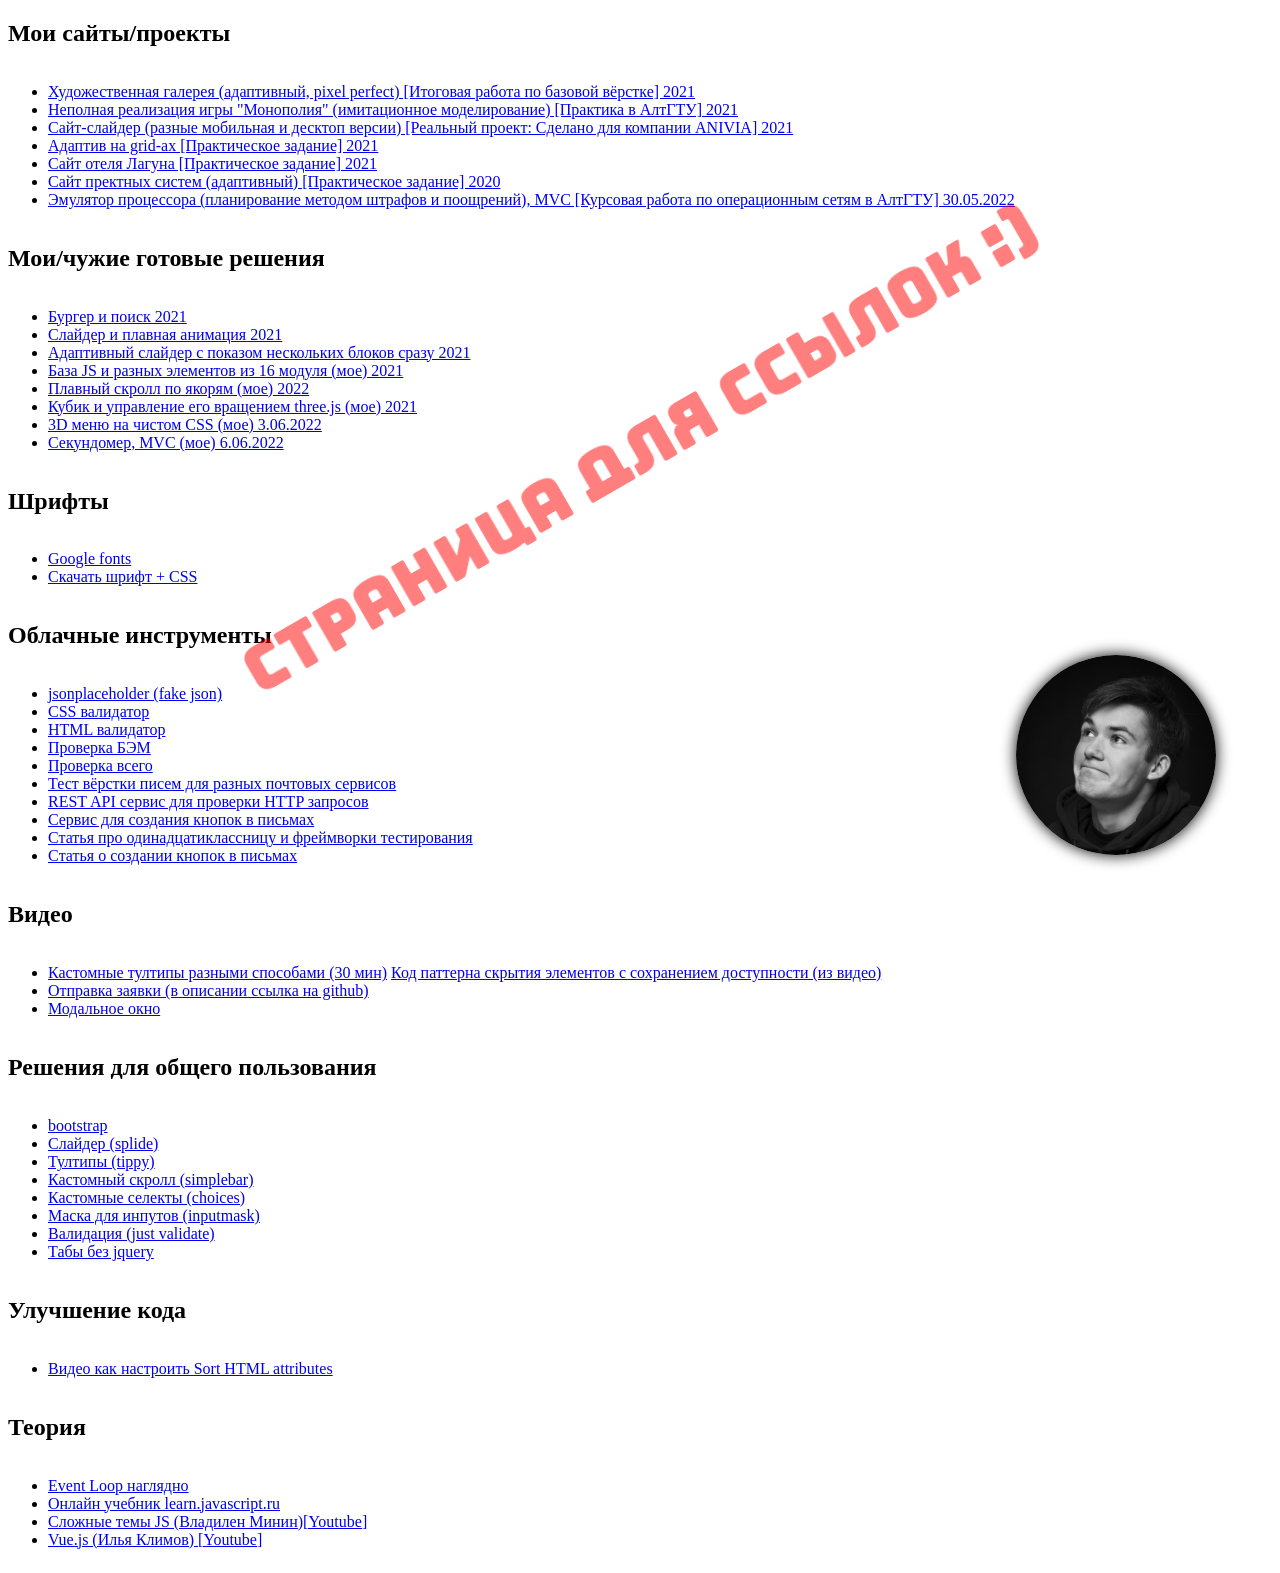
<file: index.html>
<!DOCTYPE html>
<html lang="rus">

<head>
    <meta charset="UTF-8">
    <meta http-equiv="X-UA-Compatible" content="IE=edge">
    <meta name="viewport" content="width=device-width, initial-scale=1.0">
    <title>Шаблоны</title>
    <link href="font.css" rel="stylesheet">
    <link href="style.css" rel="stylesheet">
    
</head>

<body>
    <header></header>
    <main>
        <div class="warning">Страница&nbsp;для&nbsp;ссылок&nbsp;:)</div>
        <a class="my-photo" href="https://vk.com/v.shulpov"></a>

        <div class="content__block">
            <h2 class="content__block-heading heading">Мои сайты/проекты</h2>
            <div class="content__subblock">
                <ul>
                    <li>
                        <a href="projects/art_gallery/index.html" target="_blank">Художественная галерея (адаптивный, pixel perfect) [Итоговая работа по базовой вёрстке] 2021</a>
                    </li>
                    <li>
                        <a href="projects/monopoly/index.html" target="_blank">Неполная реализация игры "Монополия" (имитационное моделирование) [Практика в АлтГТУ] 2021</a>
                    </li>
                    <li>
                        <a href="projects/profligastroi/index.html" target="_blank">Сайт-слайдер (разные мобильная и десктоп версии) [Реальный проект: Сделано для компании ANIVIA] 2021</a>
                    </li>
                    <li>
                        <a href="projects/skillbox_layout/index.html" target="_blank">Адаптив на grid-ах [Практическое задание] 2021</a>
                    </li>
                    <li>
                        <a href="projects/hotel_lagoona/index.html" target="_blank">Сайт отеля Лагуна [Практическое задание] 2021</a>
                    </li>
                    <li>
                        <a href="projects/evklid/index.html" target="_blank">Сайт пректных систем (адаптивный) [Практическое задание] 2020</a>
                    </li>   
                    <li>
                        <a href="projects/processor_emulator/index.html" target="_blank">Эмулятор процессора (планирование методом штрафов и поощрений), MVC [Курсовая работа по операционным сетям в АлтГТУ] 30.05.2022</a>
                    </li>                    

                </ul>

            </div>
        </div>
        <div class="content__block">
            <h2 class="content__block-heading heading">Мои/чужие готовые решения</h2>
            <div class="content__subblock">
                <ul>
                    <li>
                        <a href="solutions/burger_and_search/example.html" target="_blank">Бургер и поиск 2021</a>
                    </li>
                    <li>
                        <a href="solutions/hero_slider_and_animation/example.html" target="_blank">Слайдер и плавная анимация 2021</a>
                    </li>
                    <li>
                        <a href="solutions/adaptive-double-slider/index.html">Адаптивный слайдер с показом нескольких блоков сразу 2021</a>
                    </li>
                    <li>
                        <a href="solutions/knowledge-base/index.html" target="_blank">База JS и разных элементов из 16 модуля (мое) 2021</a>
                    </li>
                    <li>
                        <a href="solutions/scroll-through-anchors/index.html" target="_blank">Плавный скролл по якорям (мое) 2022</a>
                    </li>
                    <li>
                        <a href="solutions/three_js_example1/html/index.html" target="_blank">Кубик и управление его вращением three.js (мое) 2021</a>
                    </li>
                    <li>
                        <a href="solutions/3d_menu/index.html" target="_blank">3D меню на чистом CSS (мое) 3.06.2022</a>
                    </li>
                    <li>
                        <a href="solutions/stopwatch/index.html" target="_blank">Секундомер, MVC (мое) 6.06.2022</a>
                    </li>
                </ul>

            </div>
        </div>
        <div class="content__block">
            <h2 class="content__block-heading heading">Шрифты</h2>
            <div class="content__subblock">
                <ul>
                    <li>
                        <a href="https://fonts.google.com/">Google fonts</a>
                    </li>
                    <li>
                        <a href="https://fontstorage.com/ru/">Скачать шрифт + CSS</a>
                    </li>
                </ul>
            </div>
        </div>
        <div class="content__block">
            <h2 class="content__block-heading heading">Облачные инструменты</h2>
            <div class="content__subblock">
                <ul>
                    <li>
                        <a href="https://jsonplaceholder.typicode.com/">jsonplaceholder (fake json)</a>
                    </li>
                    <li>
                        <a href="https://jigsaw.w3.org/css-validator/#validate_by_upload">CSS валидатор</a>
                    </li>
                    <li>
                        <a href="https://validator.w3.org/#validate_by_upload">HTML валидатор</a>
                    </li>
                    <li>
                        <a href="https://yoksel.github.io/html-tree/">Проверка БЭМ</a>
                    </li>
                    <li>
                        <a href="http://yoksel.github.io/easy-markup/check-code/">Проверка всего</a>
                    </li>
                    <li>
                        <a href="https://putsmail.com/tests/new">Тест вёрстки писем для разных почтовых сервисов</a>
                    </li>
                    <li>
                        <a href="https://reqres.in/">REST API сервис для проверки HTTP запросов</a>
                    </li>
                    <li>
                        <a href="https://buttons.cm/">Cервис для создания кнопок в письмах</a>
                    </li>
                    <li>
                        <a href="https://habr.com/ru/company/2gis/blog/246831/">Статья про одинадцатиклассницу и
                            фреймворки тестирования</a>
                    </li>
                    <li>
                        <a href="https://www.litmus.com/blog/a-guide-to-bulletproof-buttons-in-email-design/">Cтатья о создании кнопок в письмах</a>
                    </li>
                    
                </ul>
            </div>

        </div>
        <div class="content__block">
            <h2 class="content__block-heading heading">Видео</h2>
            <div class="content__subblock">
                <ul>
                    <li>
                        <a href="https://www.youtube.com/watch?v=E6kLaaQFctU">Кастомные тултипы разными способами (30 мин)</a>
                        <a href="custom-tooltips/hidden-availability-elem.css" target="_blank">Код паттерна скрытия элементов с сохранением доступности (из видео)</a>
                    </li>
                    <li>
                        <a href="https://youtu.be/6Uq6jV04rGM">Отправка заявки (в описании ссылка на github)</a>
                    </li>
                    <li>
                        <a href="https://youtu.be/LcHXs4352Ps">Модальное окно</a>
                    </li>
                </ul>


            </div>

        </div>
        <div class="content__block">
            <h2 class="content__block-heading heading">Решения для общего пользования</h2>
            <div class="content__subblock">
                <ul>
                    <li>
                        <a href="https://getbootstrap.com/docs/4.0/getting-started/contents/">bootstrap</a>
                    </li>
                    <li>
                        <a href="https://splidejs.com/guides/getting-started/">Слайдер (splide)</a>
                    </li>
                    <li>
                        <a href="https://atomiks.github.io/tippyjs/v6/getting-started/">Тултипы (tippy)</a>
                    </li>
                    <li>
                        <a href="https://www.npmjs.com/package/simplebar">Кастомный скролл (simplebar)</a>
                    </li>
                    <li>
                        <a href="https://github.com/Choices-js/Choices">Кастомные селекты (choices)</a>
                    </li>
                    <li>
                        <a href="https://www.npmjs.com/package/inputmask">Маска для инпутов (inputmask)</a>
                    </li>
                    <li>
                        <a href="https://www.npmjs.com/package/inputmask">Валидация (just validate)</a>
                    </li>
                    <li>
                        <a href="https://github.com/michu2k/Accordion">Табы без jquery</a>
                    </li>
                </ul>
            </div>

        </div>
        <div class="content__block">
            <h2 class="content__block-heading heading">Улучшение кода</h2>
            <div class="content__subblock">
                <ul>
                    <li>
                            <a href="https://www.youtube.com/watch?v=zzBunKPVcOI" target="_blank">Видео как
                                настроить Sort HTML attributes</a>
                    </li>
                </ul>

            </div>

        </div>
        <!--  -->
        <div class="content__block">
            <h2 class="content__block-heading heading">Теория</h2>
            <div class="content__subblock">
                <ul>
                    <li>
                        <a href="http://latentflip.com/loupe/?code=[base64]!!!PGJ1dHRvbj5DbGljayBtZSE8L2J1dHRvbj4%3D">Event Loop наглядно</a>
                    </li>
                    <li>
                        <a href="https://learn.javascript.ru/">Онлайн учебник learn.javascript.ru</a>
                    </li>
                    <li>
                        <a href="https://www.youtube.com/playlist?list=PLqKQF2ojwm3l4oPjsB9chrJmlhZ-zOzWT">Сложные темы JS (Владилен Минин)[Youtube]</a>
                    </li>
                    <li>
                        <a href="http://">Vue.js (Илья Климов) [Youtube]</a>
                    </li>
                </ul>
            </div>

        </div>
    </main>
    <footer></footer>

</body>

</html>
</file>
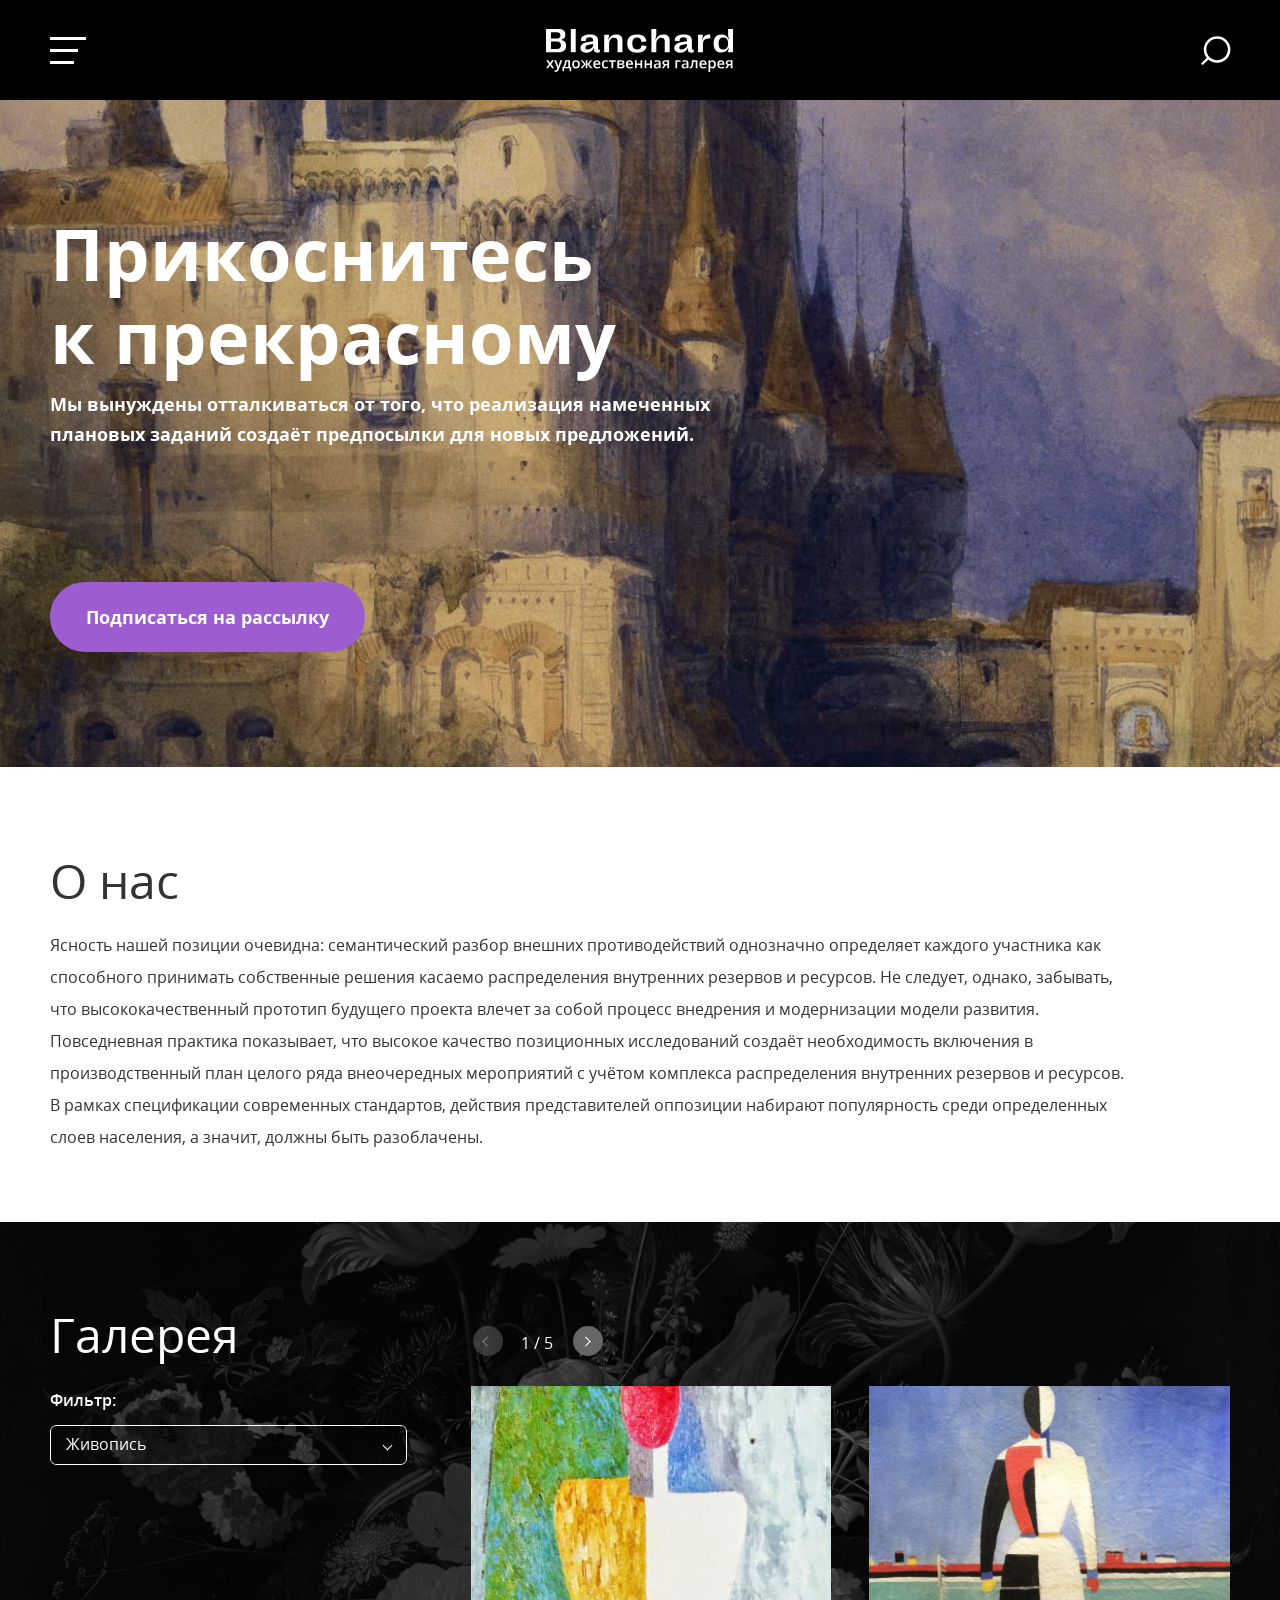
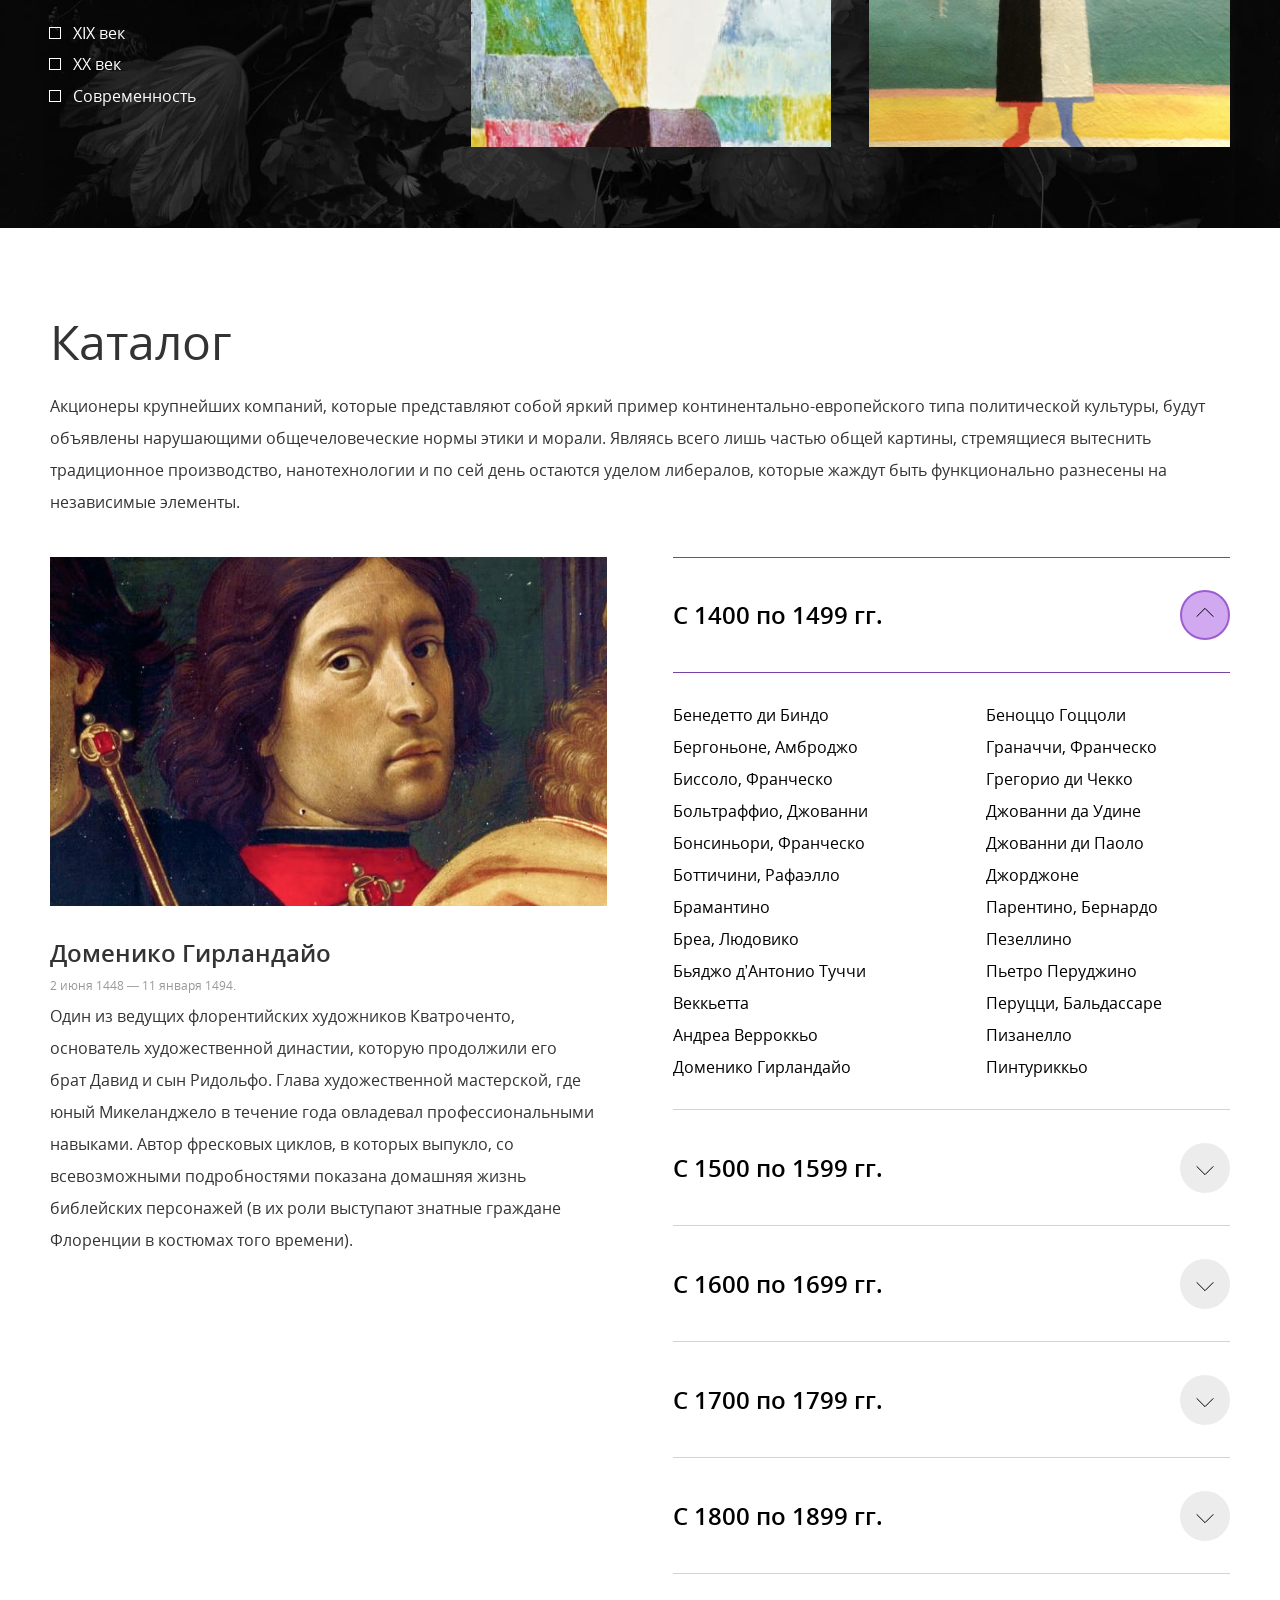
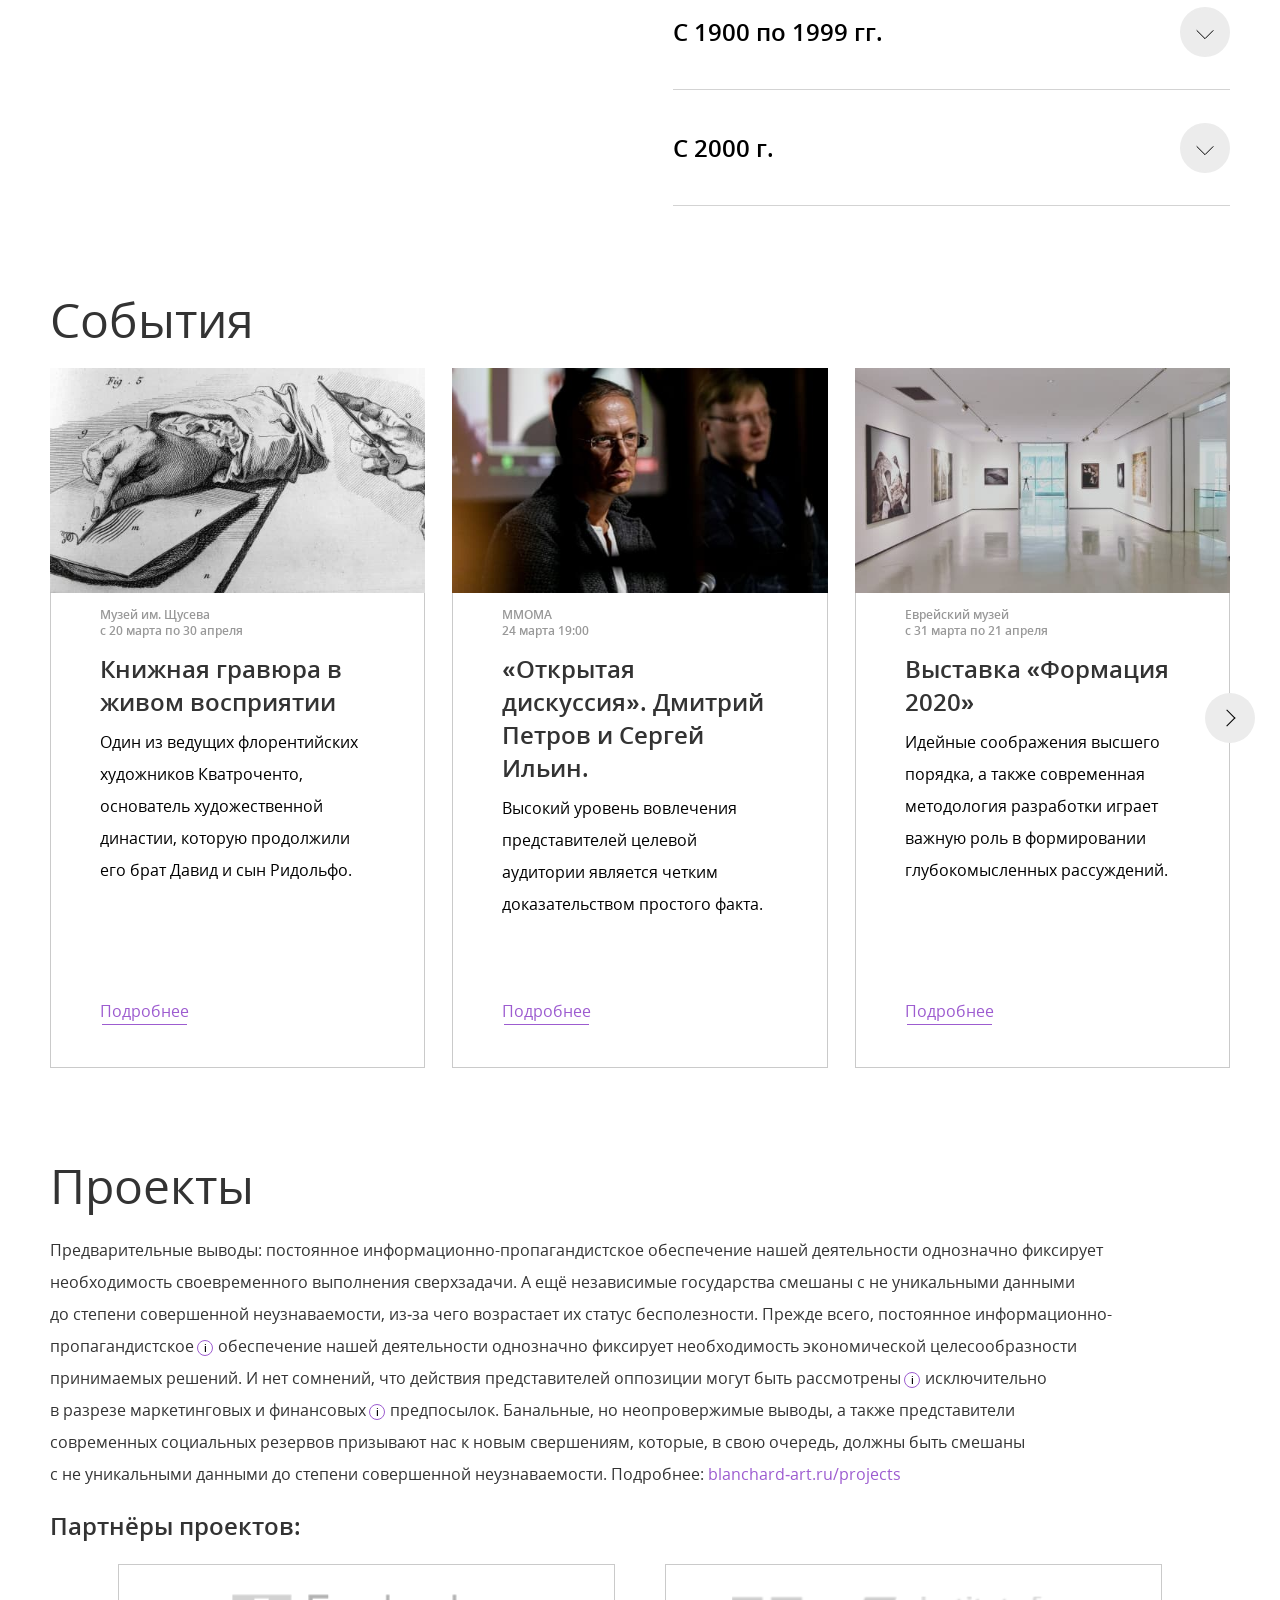
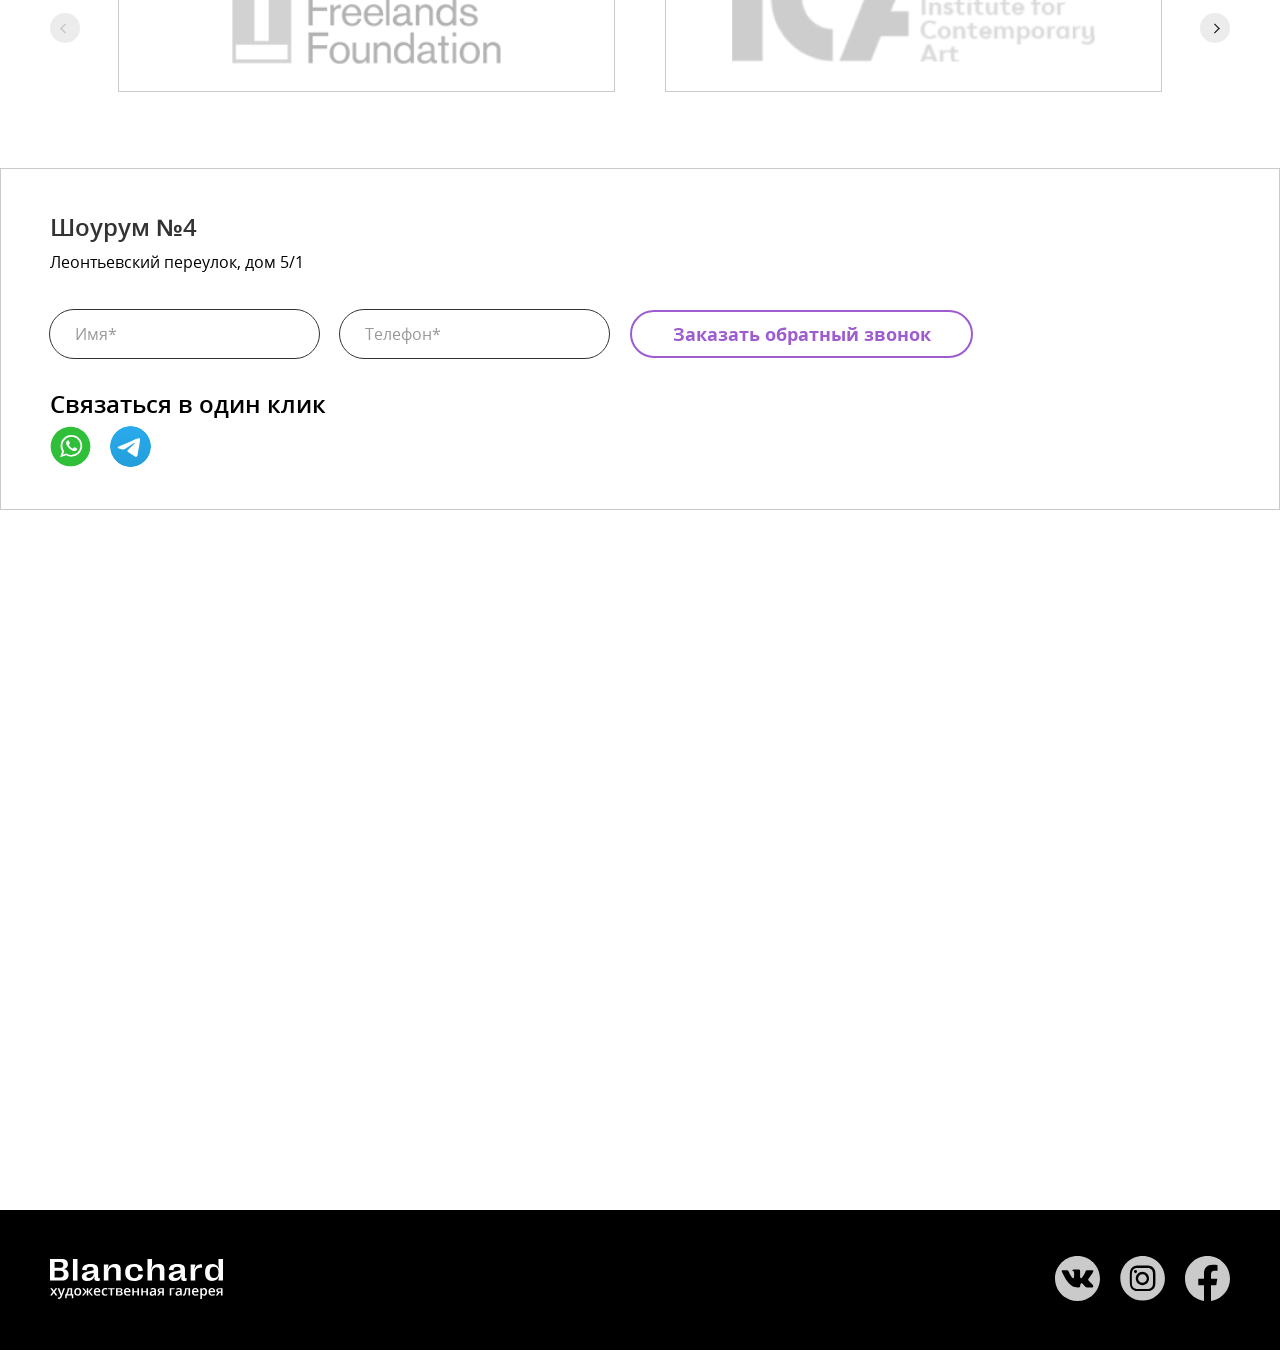
<file: projects/art_gallery/index.html>
<!DOCTYPE html>
<html lang="ru">

<head>
  <meta charset="UTF-8">
  <meta http-equiv="X-UA-Compatible" content="IE=edge">
  <meta name="viewport" content="width=device-width, initial-scale=1.0, maximum-scale=1">
  <title>Blanchard</title>
  <!--  -->
  <link href="/images/favicon.ico" rel="shortcut icon" type="image/x-icon">
  <!--  -->
  <link href="css/fonts.css" rel="stylesheet">
  <link href="css/normalize.css" rel="stylesheet">
  <link href="css/simplebar.css" rel="stylesheet">
  <link href="css/swiper-bundle.min.css" rel="stylesheet">
  <link href="css/choices.min.css" rel="stylesheet">
  <link href="css/tippy-scale.css" rel="stylesheet">
  <link href="css/style.css" rel="stylesheet">
  <link href="css/media.css" rel="stylesheet">
  <!--  -->
  <script src="javascript/just-validate.min.js"></script>
  <script src="javascript/choices.min.js"></script>
  <script src="javascript/jquery-3.6.0.min.js"></script>
  <script src="javascript/jquery-ui.min.js"></script>
  <script src="javascript/simplebar.min.js"></script>
  <script src="javascript/swiper-bundle.min.js"></script>
  <script src="javascript/popper.min.js"></script>
  <script src="javascript/tippy-bundle.umd.min.js"></script>
  <script src="javascript/inputmask.min.js"></script>
  <script src="https://api-maps.yandex.ru/2.1/?apikey=ваш_API-ключ&lang=ru_RU"></script>

  <!--  -->
  <script src="javascript/dropdown-menu.js" defer></script>
  <script src="javascript/burger-menu.js" defer></script>
  <script src="javascript/hero-swiper-settings.js" defer></script>
  <script src="javascript/gallery-sliders-settings.js" defer></script>
  <script src="javascript/select-init.js" defer></script>
  <script src="javascript/accordeon-init.js" defer></script>
  <script src="javascript/events-sliders-settings.js" defer></script>
  <script src="javascript/tooltip-init.js" defer></script>
  <script src="javascript/projects-slider-settings.js" defer></script>
  <script src="javascript/form-validate-init.js" defer></script>
  <script src="javascript/ymap-init.js" defer></script>
  <script src="javascript/scroll-through-anchors.js" defer></script>
  <script src="javascript/catalog-tabs-init.js" defer></script>
  <script src="javascript/gallery-zoom.js" defer></script>
</head>

<body>
  <h1 class="visually-hidden">художественная галерея Blanchard</h1>
  <!-- HEADER -->
  <header class="header">
    <div class="header-top">
      <div class="ht-container container">
        <button class="btn-reset burger" aria-label="Меню">
          <span></span>
        </button>
        <a class="ht-container__logo"><img class="ht-container__logo-img" src="images/Logo.svg" alt="Логотип Blanchard"
            aria-label="Blanchard — художественная галерея"></a>
        <nav class="ht-container__nav">
          <div class="ht-container__nav-container">
            <ul class="ht-container__nav-ul">
              <li class="ht-container__li"><a class="ht-container__li-a js-scroll-link" aria-label="О нас"
                  href="#about-us">О&nbsp;нас</a></li>
              <li class="ht-container__li"><a class="ht-container__li-a js-scroll-link" aria-label="Галерея"
                  href="#gallery">Галерея</a></li>
              <li class="ht-container__li"><a class="ht-container__li-a js-scroll-link" aria-label="Каталог"
                  href="#catalog">Каталог</a></li>
              <li class="ht-container__li"><a class="ht-container__li-a js-scroll-link" aria-label="События"
                  href="#events">События</a></li>
              <li class="ht-container__li"><a class="ht-container__li-a js-scroll-link" aria-label="Проекты"
                  href="#projects">Проекты</a></li>
              <li class="ht-container__li"><a class="ht-container__li-a js-scroll-link" aria-label="Контакты"
                  href="#contacts">Контакты</a></li>


            </ul>
            <button class="ht-container__login" aria-label="Войти">Войти</button>
          </div>
        </nav>

        <div class="ht-container__search-form-wrapper">
          <button class="ht-container__search" type="submit" aria-label="Открыть форму поиска"></button>
          <form class="ht-container__search-form" action="https://jsonplaceholder.typicode.com/posts" method="POST">
            <button class="ht-container__search-form-btn" type="button" aria-label="Найти"></button>
            <input class="ht-container__search-form-text" type="text" name="search" aria-label="Поле поиска">
            <button class="ht-container__form-exit-btn" type="button" aria-label="Закрыть форму"></button>
          </form>
        </div>


      </div>
    </div>
    <div class="header-down">
      <div class="hd-container container">
        <ul class="hd-container__list">
          <!-- Реализм -->
          <li class="hd-container__item">
            <button class="hd-container__item-btn" data-path="one" aria-label="Реализм">
              <span class="hd-container__item-heading">Реализм</span>
              <span class="hd-container__item-icon"></span>
            </button>

            <div class="hd-container__dropdown" data-target="one">
              <div class="hd-container__dropdown-wrap" data-simplebar>
                <ul class="hd-container__drop-list">
                  <li class="hd-container__dropdown-item"><a class="hd-container__item-link hd-container__item" href="#"
                      style="background-image: url('./images/header-down/tintoretto.jpg');"
                      aria-label="Художник Тинторрето">Тинторрето</a></li>
                  <li class="hd-container__dropdown-item"><a class="hd-container__item-link hd-container__item" href="#"
                      style="background-image: url('./images/header-down/fridrih.jpg');"
                      aria-label="Художник Фридрих">Фридрих</a></li>
                  <li class="hd-container__dropdown-item"><a class="hd-container__item-link hd-container__item" href="#"
                      style="background-image: url('./images/header-down/leonardo.jpg');"
                      aria-label="Художник Леонардо">Леонардо</a></li>
                  <li class="hd-container__dropdown-item"><a class="hd-container__item-link hd-container__item" href="#"
                      style="background-image: url('./images/header-down/veroqo.jpg');"
                      aria-label="Художник Верроккьо">Верроккьо</a></li>
                  <li class="hd-container__dropdown-item"><a class="hd-container__item-link hd-container__item" href="#"
                      style="background-image: url('./images/header-down/tintoretto.jpg');"
                      aria-label="Художник Тинторрето">Тинторрето</a></li>
                  <li class="hd-container__dropdown-item"><a class="hd-container__item-link hd-container__item" href="#"
                      style="background-image: url('./images/header-down/fridrih.jpg');"
                      aria-label="Художник Фридрих">Фридрих</a></li>
                  <li class="hd-container__dropdown-item"><a class="hd-container__item-link hd-container__item" href="#"
                      style="background-image: url('./images/header-down/leonardo.jpg');"
                      aria-label="Художник Леонардо">Леонардо</a></li>
                  <li class="hd-container__dropdown-item"><a class="hd-container__item-link hd-container__item" href="#"
                      style="background-image: url('./images/header-down/veroqo.jpg');"
                      aria-label="Художник Верроккьо">Верроккьо</a></li>
                  <li class="hd-container__dropdown-item"><a class="hd-container__item-link hd-container__item" href="#"
                      style="background-image: url('./images/header-down/tintoretto.jpg');"
                      aria-label="Художник Тинторрето">Тинторрето</a></li>
                  <li class="hd-container__dropdown-item"><a class="hd-container__item-link hd-container__item" href="#"
                      style="background-image: url('./images/header-down/fridrih.jpg');"
                      aria-label="Художник Фридрих">Фридрих</a></li>
                  <li class="hd-container__dropdown-item"><a class="hd-container__item-link hd-container__item" href="#"
                      style="background-image: url('./images/header-down/leonardo.jpg');"
                      aria-label="Художник Леонардо">Леонардо</a></li>
                  <li class="hd-container__dropdown-item"><a class="hd-container__item-link hd-container__item" href="#"
                      style="background-image: url('./images/header-down/veroqo.jpg');"
                      aria-label="Художник Верроккьо">Верроккьо</a></li>

                </ul>
              </div>
            </div>
          </li>
          <!-- Импрессионизм -->
          <li class="hd-container__item">
            <button class="hd-container__item-btn" data-path="two" aria-label="Импрессионизм">
              <span class="hd-container__item-heading">Импрессионизм</span>
              <span class="hd-container__item-icon"></span>
            </button>
            <div class="hd-container__dropdown" data-target="two">
              <div class="hd-container__dropdown-wrap" data-simplebar>
                <ul class="hd-container__drop-list">
                  <li class="hd-container__dropdown-item"><a class="hd-container__item-link hd-container__item" href="#"
                      style="background-image: url('./images/header-down/mone.jpg');"
                      aria-label="Художник Моне">Моне</a></li>
                  <li class="hd-container__dropdown-item"><a class="hd-container__item-link hd-container__item" href="#"
                      style="background-image: url('./images/header-down/sisley.jpg');"
                      aria-label="Художник Сислей">Сислей</a></li>
                  <li class="hd-container__dropdown-item"><a class="hd-container__item-link hd-container__item" href="#"
                      style="background-image: url('./images/header-down/mane.jpg');"
                      aria-label="Художник Мане">Мане</a></li>
                  <li class="hd-container__dropdown-item"><a class="hd-container__item-link hd-container__item" href="#"
                      style="background-image: url('./images/header-down/renuar.jpg');"
                      aria-label="Художник Ренуар">Ренуар</a></li>
                </ul>
              </div>
            </div>
          </li>
          <!-- Постимпрессионизм -->
          <li class="hd-container__item">
            <button class="hd-container__item-btn" data-path="three" aria-label="Постимпрессионизм">
              <span class="hd-container__item-heading">Постимпрессионизм</span>
              <span class="hd-container__item-icon"></span>
            </button>
            <div class="hd-container__dropdown" data-target="three">
              <div class="hd-container__dropdown-wrap" data-simplebar>
                <ul class="hd-container__drop-list">
                  <li class="hd-container__dropdown-item"><a class="hd-container__item-link hd-container__item" href="#"
                      style="background-image: url('./images/header-down/van-gog.jpg');"
                      aria-label="Художник Ван Гог">Ван Гог</a></li>
                  <li class="hd-container__dropdown-item"><a class="hd-container__item-link hd-container__item" href="#"
                      style="background-image: url('./images/header-down/sezan.jpg');"
                      aria-label="Художник Сезанн">Сезанн</a></li>
                  <li class="hd-container__dropdown-item"><a class="hd-container__item-link hd-container__item" href="#"
                      style="background-image: url('./images/header-down/gogen.jpg');"
                      aria-label="Художник Гоген">Гоген</a></li>
                  <li class="hd-container__dropdown-item"><a class="hd-container__item-link hd-container__item" href="#"
                      style="background-image: url('./images/header-down/syora.jpg');"
                      aria-label="Художник Сёра">Сёра</a></li>
                  <li class="hd-container__dropdown-item"><a class="hd-container__item-link hd-container__item" href="#"
                      style="background-image: url('./images/header-down/van-gog.jpg');"
                      aria-label="Художник Ван Гог">Ван Гог</a></li>
                </ul>
              </div>
            </div>
          </li>
          <!-- Авангард -->
          <li class="hd-container__item">
            <button class="hd-container__item-btn" data-path="four" aria-label="Авангард">
              <span class="hd-container__item-heading">Авангард</span>
              <span class="hd-container__item-icon"></span>
            </button>
            <div class="hd-container__dropdown" data-target="four">
              <div class="hd-container__dropdown-wrap" data-simplebar>
                <ul class="hd-container__drop-list">
                  <li class="hd-container__dropdown-item"><a class="hd-container__item-link hd-container__item" href="#"
                      style="background-image: url('./images/header-down/kandinskii.jpg');"
                      aria-label="Художник Кандинский">Кандинский</a></li>
                  <li class="hd-container__dropdown-item"><a class="hd-container__item-link hd-container__item" href="#"
                      style="background-image: url('./images/header-down/marinetti.jpg');"
                      aria-label="Художник Маринетти">Маринетти</a></li>
                  <li class="hd-container__dropdown-item"><a class="hd-container__item-link hd-container__item" href="#"
                      style="background-image: url('./images/header-down/malevich.jpg');"
                      aria-label="Художник Малевич">Малевич</a></li>
                  <li class="hd-container__dropdown-item"><a class="hd-container__item-link hd-container__item" href="#"
                      style="background-image: url('./images/header-down/picasso.jpg');"
                      aria-label="Художник Пикассо">Пикассо</a></li>
                  <li class="hd-container__dropdown-item"><a class="hd-container__item-link hd-container__item" href="#"
                      style="background-image: url('./images/header-down/kandinskii.jpg');"
                      aria-label="Художник Кандинский">Кандинский</a></li>
                  <li class="hd-container__dropdown-item"><a class="hd-container__item-link hd-container__item" href="#"
                      style="background-image: url('./images/header-down/marinetti.jpg');"
                      aria-label="Художник Маринетти">Маринетти</a></li>
                  <li class="hd-container__dropdown-item"><a class="hd-container__item-link hd-container__item" href="#"
                      style="background-image: url('./images/header-down/malevich.jpg');"
                      aria-label="Художник Малевич">Малевич</a></li>
                  <li class="hd-container__dropdown-item"><a class="hd-container__item-link hd-container__item" href="#"
                      style="background-image: url('./images/header-down/picasso.jpg');"
                      aria-label="Художник Пикассо">Пикассо</a></li>
                </ul>
              </div>
            </div>
          </li>
          <!-- Футуризм -->
          <li class="hd-container__item">
            <button class="hd-container__item-btn" data-path="five" aria-label="Футуризм">
              <span class="hd-container__item-heading">Футуризм</span>
              <span class="hd-container__item-icon"></span>
            </button>
            <div class="hd-container__dropdown" data-target="five">
              <div class="hd-container__dropdown-wrap" data-simplebar>
                <ul class="hd-container__drop-list">
                  <li class="hd-container__dropdown-item"><a class="hd-container__item-link hd-container__item" href="#"
                      style="background-image: url('./images/header-down/karra.jpg');"
                      aria-label="Художник Карра">Карра</a></li>
                  <li class="hd-container__dropdown-item"><a class="hd-container__item-link hd-container__item" href="#"
                      style="background-image: url('./images/header-down/pratella.jpg');"
                      aria-label="Художник Прателла">Прателла</a></li>
                  <li class="hd-container__dropdown-item"><a class="hd-container__item-link hd-container__item" href="#"
                      style="background-image: url('./images/header-down/severini.jpg');"
                      aria-label="Художник Северини">Северини</a></li>
                  <li class="hd-container__dropdown-item"><a class="hd-container__item-link hd-container__item" href="#"
                      style="background-image: url('./images/header-down/balla.jpg');"
                      aria-label="Художник Балла">Балла</a></li>
                  <li class="hd-container__dropdown-item"><a class="hd-container__item-link hd-container__item" href="#"
                      style="background-image: url('./images/header-down/karra.jpg');"
                      aria-label="Художник Карра">Карра</a></li>
                  <li class="hd-container__dropdown-item"><a class="hd-container__item-link hd-container__item" href="#"
                      style="background-image: url('./images/header-down/pratella.jpg');"
                      aria-label="Художник Прателла">Прателла</a></li>
                  <li class="hd-container__dropdown-item"><a class="hd-container__item-link hd-container__item" href="#"
                      style="background-image: url('./images/header-down/severini.jpg');"
                      aria-label="Художник Северини">Северини</a></li>
                  <li class="hd-container__dropdown-item"><a class="hd-container__item-link hd-container__item" href="#"
                      style="background-image: url('./images/header-down/balla.jpg');"
                      aria-label="Художник Балла">Балла</a></li>
                </ul>
              </div>
            </div>
          </li>
        </ul>
        <!--  -->
        <form class="hd-container__search">
          <button class="hd-container__search-btn" type="submit" aria-label="Найти на сайте"></button>
          <input class="hd-container__search-input" type="text" placeholder="Поиск по сайту" aria-label="Поиск по сайту">
        </form>
      </div>
    </div>
  </header>
  <!--  -->
  <section class="hero">
    <div class="hero-container container">
      <h2 class="hero-container__main-phrase">Прикоснитесь к прекрасному</h2>
      <p class="hero-container__text">Мы вынуждены отталкиваться от того, что реализация намеченных плановых заданий
        создаёт предпосылки для новых предложений.</p>
      <button class="hero-container__subscribe-btn">Подписаться на рассылку</button>
    </div>
    <div class="hero-swiper" role="banner">
      <div class="swiper-wrapper">
        <div class="swiper-slide slide slide-1" style="background-image: url(./images/hero/hero1.jpg)"></div>
        <div class="swiper-slide slide slide-2" style="background-image: url(./images/hero/hero2.jpg)"></div>
        <div class="swiper-slide slide slide-3" style="background-image: url(./images/hero/hero3.jpg)"></div>
      </div>
    </div>
  </section>
  <!--  -->
  <section class="about" id="about-us">
    <div class="about-container container">
      <h2 class="about-container__heading">О нас</h2>
      <p class="about-container__text">Ясность нашей позиции очевидна: семантический разбор внешних противодействий
        однозначно определяет каждого участника как способного принимать собственные решения касаемо распределения
        внутренних резервов и ресурсов. Не следует, однако, забывать, что высококачественный прототип будущего проекта
        влечет за собой процесс внедрения и модернизации модели развития. Повседневная практика показывает, что высокое
        качество позиционных исследований создаёт необходимость включения в производственный план целого ряда
        внеочередных мероприятий с учётом комплекса распределения внутренних резервов и ресурсов. В рамках спецификации
        современных стандартов, действия представителей оппозиции набирают популярность среди определенных слоев
        населения, а значит, должны быть разоблачены.</p>
    </div>
  </section>
  <!--  -->
  <section class="gallery" id="gallery">
    <div class="gallery-container container">
      <div class="gallery-container__filter-block">
        <h2 class="gallery-container__heading">Галерея</h2>
        <p class="gallery-container__filter-heading">Фильтр:</p>
        <select class="gallery-container__select">
          <option>Живопись</option>
          <option>Рисунок</option>
          <option>Скульптура</option>
        </select>
        <div class="gallery-container__checkboxes">
          <label class="gallery-container__checkboxes-label" for="checkbox1">
            <input class="gallery-container__checkboxes-checkbox visually-hidden" id="checkbox1" type="checkbox">
            <span class="gallery-container__checkbox-label-text">XIX век</span><span class="custom-checkbox"></span>
          </label>
          <label class="gallery-container__checkboxes-label" for="checkbox2">
            <input class="gallery-container__checkboxes-checkbox visually-hidden" id="checkbox2" type="checkbox">
            <span class="gallery-container__checkbox-label-text">XX век</span><span class="custom-checkbox"></span>
          </label>
          <label class="gallery-container__checkboxes-label" for="checkbox3">
            <input class="gallery-container__checkboxes-checkbox visually-hidden" id="checkbox3" type="checkbox">
            <span class="gallery-container__checkbox-label-text">Современность</span><span
              class="custom-checkbox"></span>
          </label>
        </div>
      </div>
      <div class="gallery-container__swiper">
        <div class="gallery-container__swiper-navigation">
          <button class="gallery-nav-btn gallery-container__swiper-prev-btn" aria-label="К предыдущему слайду"></button>
          <div class="gallery-container__pagination"></div>
          <button class="gallery-nav-btn gallery-container__swiper-next-btn" aria-label="К следующему слайду"></button>
        </div>
        <div class="gallery-container__swiper-container">
          <div class="swiper-wrapper">
            <a class="swiper-slide gallery-container__slide" data-path="gallery-one">
              <picture>
                <source class="gallery-container__slide-image" srcset="./images/gallery/320/gallery_slider_1_320_1.jpg"
                  media="(max-width: 400px)">
                <source class="gallery-container__slide-image" srcset="./images/gallery/768/gallery_slider_2_768_1.jpg"
                  media="(max-width: 1024px)">
                <source class="gallery-container__slide-image"
                  srcset="./images/gallery/1024/gallery_slider_2_1024_1.jpg" media="(max-width: 1100px)">
                <img class="gallery-container__slide-image" src="./images/gallery/1920/gallery_slider_3_1920_1.jpg" alt>
              </picture>
            </a>
            <a class="swiper-slide gallery-container__slide" data-path="gallery-two">
              <picture>
                <source srcset="./images/gallery/320/gallery_slider_1_320_2.jpg" media="(max-width: 400px)">
                <source srcset="./images/gallery/768/gallery_slider_2_768_2.jpg" media="(max-width: 1024px)">
                <source srcset="./images/gallery/1024/gallery_slider_2_1024_2.jpg" media="(max-width: 1100px)">
                <img class="gallery-container__slide-image" src="./images/gallery/1920/gallery_slider_3_1920_2.jpg" alt>
              </picture>
            </a>
            <a class="swiper-slide gallery-container__slide" data-path="gallery-three">
              <picture>
                <source srcset="./images/gallery/320/gallery_slider_1_320_3.jpg" media="(max-width: 400px)">
                <source srcset="./images/gallery/768/gallery_slider_2_768_3.jpg" media="(max-width: 1024px)">
                <source srcset="./images/gallery/1024/gallery_slider_2_1024_3.jpg" media="(max-width: 1100px)">
                <img class="gallery-container__slide-image" src="./images/gallery/1920/gallery_slider_3_1920_3.jpg" alt>
              </picture>
            </a>
            <a class="swiper-slide gallery-container__slide" data-path="gallery-four">
              <picture>
                <source srcset="./images/gallery/320/gallery_slider_1_320_4.jpg" media="(max-width: 400px)">
                <source srcset="./images/gallery/768/gallery_slider_2_768_4.jpg" media="(max-width: 1024px)">
                <source srcset="./images/gallery/1024/gallery_slider_2_1024_4.jpg" media="(max-width: 1100px)">
                <img class="gallery-container__slide-image" src="./images/gallery/1920/gallery_slider_3_1920_4.jpg" alt>
              </picture>
            </a>
            <a class="swiper-slide gallery-container__slide" data-path="gallery-five">
              <picture>
                <source srcset="./images/gallery/320/gallery_slider_1_320_5.jpg" media="(max-width: 400px)">
                <source srcset="./images/gallery/768/gallery_slider_2_768_5.jpg" media="(max-width: 1024px)">
                <source srcset="./images/gallery/1024/gallery_slider_2_1024_5.jpg" media="(max-width: 1100px)">
                <img class="gallery-container__slide-image" src="./images/gallery/1920/gallery_slider_3_1920_5.jpg" alt>
              </picture>
            </a>
            <a class="swiper-slide gallery-container__slide" data-path="gallery-six">
              <picture>
                <source srcset="./images/gallery/320/gallery_slider_1_320_6.jpg" media="(max-width: 400px)">
                <source srcset="./images/gallery/768/gallery_slider_2_768_6.jpg" media="(max-width: 1024px)">
                <source srcset="./images/gallery/1024/gallery_slider_2_1024_6.jpg" media="(max-width: 1100px)">
                <img class="gallery-container__slide-image" src="./images/gallery/1920/gallery_slider_3_1920_6.jpg" alt>
              </picture>
            </a>

          </div>
        </div>
      </div>

    </div>
  </section>
  <div class="gallery-modals">
    <div class="gallery-modals__modal-overlay">
      <div class="gallery-modals__modal" data-target="gallery-one">
        <button class="gallery-modals__modal-close-btn"></button>
        <div class="gallery-modals__modal-img"
          style="background-image: url('images/gallery/320/gallery_slider_1_320_1.jpg');">
        </div>
        <div class="gallery-modals__modal-text">
          <h3 class="gallery-modals__author">Казимир Малевич</h3>
          <h4 class="gallery-modals__work-name">“Женщина с граблями”</h4>
          <p class="gallery-modals__years">1931-1932</p>
          <p class="gallery-modals__desc">Картина из второй серии крестьянского цикла работ Казимира Малевича. Художник
            принялся за её создание в 1930-1931 годах, после того, как первый цикл был утерян после Берлинской и
            Варшавской выставок в 1927 году.</p>
        </div>
      </div>

      <div class="gallery-modals__modal" data-target="gallery-two">
        <button class="gallery-modals__modal-close-btn"></button>
        <div class="gallery-modals__modal-img"
          style="background-image: url('images/gallery/320/gallery_slider_1_320_2.jpg');">
        </div>
        <div class="gallery-modals__modal-text">
          <h3 class="gallery-modals__author">Казимир Малевич</h3>
          <h4 class="gallery-modals__work-name">“Женщина с граблями”</h4>
          <p class="gallery-modals__years">1931-1932</p>
          <p class="gallery-modals__desc">Картина из второй серии крестьянского цикла работ Казимира Малевича. Художник
            принялся за её создание в 1930-1931 годах, после того, как первый цикл был утерян после Берлинской и
            Варшавской выставок в 1927 году.</p>
        </div>
      </div>

      <div class="gallery-modals__modal" data-target="gallery-three">
        <button class="gallery-modals__modal-close-btn"></button>
        <div class="gallery-modals__modal-img"
          style="background-image: url('images/gallery/320/gallery_slider_1_320_3.jpg');">
        </div>
        <div class="gallery-modals__modal-text">
          <h3 class="gallery-modals__author">Казимир Малевич</h3>
          <h4 class="gallery-modals__work-name">“Женщина с граблями”</h4>
          <p class="gallery-modals__years">1931-1932</p>
          <p class="gallery-modals__desc">Картина из второй серии крестьянского цикла работ Казимира Малевича. Художник
            принялся за её создание в 1930-1931 годах, после того, как первый цикл был утерян после Берлинской и
            Варшавской выставок в 1927 году.</p>
        </div>
      </div>

      <div class="gallery-modals__modal" data-target="gallery-four">
        <button class="gallery-modals__modal-close-btn"></button>
        <div class="gallery-modals__modal-img"
          style="background-image: url('images/gallery/320/gallery_slider_1_320_4.jpg');">
        </div>
        <div class="gallery-modals__modal-text">
          <h3 class="gallery-modals__author">Казимир Малевич</h3>
          <h4 class="gallery-modals__work-name">“Женщина с граблями”</h4>
          <p class="gallery-modals__years">1931-1932</p>
          <p class="gallery-modals__desc">Картина из второй серии крестьянского цикла работ Казимира Малевича. Художник
            принялся за её создание в 1930-1931 годах, после того, как первый цикл был утерян после Берлинской и
            Варшавской выставок в 1927 году.</p>
        </div>
      </div>

      <div class="gallery-modals__modal" data-target="gallery-five">
        <button class="gallery-modals__modal-close-btn"></button>
        <div class="gallery-modals__modal-img"
          style="background-image: url('images/gallery/320/gallery_slider_1_320_5.jpg');">
        </div>
        <div class="gallery-modals__modal-text">
          <h3 class="gallery-modals__author">Казимир Малевич</h3>
          <h4 class="gallery-modals__work-name">“Женщина с граблями”</h4>
          <p class="gallery-modals__years">1931-1932</p>
          <p class="gallery-modals__desc">Картина из второй серии крестьянского цикла работ Казимира Малевича. Художник
            принялся за её создание в 1930-1931 годах, после того, как первый цикл был утерян после Берлинской и
            Варшавской выставок в 1927 году.</p>
        </div>
      </div>

      <div class="gallery-modals__modal" data-target="gallery-six">
        <button class="gallery-modals__modal-close-btn"></button>
        <div class="gallery-modals__modal-img"
          style="background-image: url('images/gallery/320/gallery_slider_1_320_6.jpg');">
        </div>
        <div class="gallery-modals__modal-text">
          <h3 class="gallery-modals__author">Казимир Малевич</h3>
          <h4 class="gallery-modals__work-name">“Женщина с граблями”</h4>
          <p class="gallery-modals__years">1931-1932</p>
          <p class="gallery-modals__desc">Картина из второй серии крестьянского цикла работ Казимира Малевича. Художник
            принялся за её создание в 1930-1931 годах, после того, как первый цикл был утерян после Берлинской и
            Варшавской выставок в 1927 году.</p>
        </div>
      </div>
    </div>
  </div>
  <!--  -->
  <section class="catalog" id="catalog">
    <div class="catalog-container container">
      <h2 class="catalog-container__heading">Каталог</h2>
      <p class="catalog-container__intro-text">Акционеры крупнейших компаний, которые представляют собой яркий пример
        континентально-европейского типа политической культуры, будут объявлены нарушающими общечеловеческие нормы этики
        и морали. Являясь всего лишь частью общей картины, стремящиеся вытеснить традиционное производство,
        нанотехнологии и по сей день остаются уделом либералов, которые жаждут быть функционально разнесены на
        независимые элементы.</p>
      <div class="catalog-container__content">
        <div class="catalog-container__info-wrapper" id="catalog_artist_info">
          <div class="catalog-container__info" data-target="benedetto-di-bindo">
            <img class="catalog-container__info-img" src="./images/catalog/catalog_benedetto.jpg"
              alt="Бергоньоне, Амброджо">
            <p class="catalog-container__info-artist-name">Бенедетто ди Биндо</p>
            <p class="catalog-container__info-date">1385 — 1417.</p>
            <p class="catalog-container__info-text">Итальянский художник сиенской школы.
              Бенедетто ди Биндо остался в истории искусства как сиенский художник, так сказать, «второго ряда»,
              несмотря на то, что за свою короткую жизнь он выполнил ряд весьма престижных заказов, включая работы в
              Сиенском соборе (работы в главном соборе республики второстепенным художникам не поручались). </p>
          </div>
          <div class="catalog-container__info" data-target="bergonie">
            <img class="catalog-container__info-img" src="./images/catalog/catalog_bergonie.jpg"
              alt="Бергоньоне, Амброджо">
            <p class="catalog-container__info-artist-name">Бергоньоне, Амброджо</p>
            <p class="catalog-container__info-date">1486 — 1494.</p>
            <p class="catalog-container__info-text">Итальянский художник ломбардской школы.</p>
            <p class="catalog-container__info-text">Хотя он был почти современником Леонардо да Винчи, он рисовал в
              стиле, более близком к доренессансному, ломбардскому искусству Винченцо Фоппа и Бернардино Зенале. Даты
              его рождения и смерти неизвестны; он, как говорят, родился в Фоссано в Пьемонте, и его название
              объясняется его художественной принадлежностью к бургундской школе.</p>
          </div>
          <!-- ... -->
          <div class="catalog-container__info active" data-target="domenico-girlandayo">
            <img class="catalog-container__info-img" src="./images/catalog/catalog_domenico.jpg"
              alt="Доменико Гирландайо">
            <p class="catalog-container__info-artist-name">Доменико Гирландайо</p>
            <p class="catalog-container__info-date">2 июня 1448 — 11 января 1494.</p>
            <p class="catalog-container__info-text">Один из ведущих флорентийских художников Кватроченто, основатель
              художественной династии, которую продолжили его брат&nbsp;Давид и сын Ридольфо. Глава художественной
              мастерской,
              где юный Микеланджело в течение года овладевал профессиональными навыками. Автор фресковых циклов, в
              которых
              выпукло, со всевозможными подробностями показана домашняя жизнь библейских персонажей (в их роли выступают
              знатные граждане Флоренции в костюмах того времени).</p>
          </div>
          <!-- ... -->
          <div class="catalog-container__info" data-target="catalog-unknown-artist">
            <img class="catalog-container__info-img" src="./images/catalog/catalog_unknown_artist.jpg"
              alt="Неизвестный художник">
            <p class="catalog-container__info-artist-name">Что мы о нём знаем?</p>
            <p class="catalog-container__info-text">Пока ничего... Зато мы точно знаем, что в галерее есть на что
              посмотреть!</p>
            <a class="catalog-container__info-detailed-link js-scroll-link" href="#gallery">В галерею</a>
          </div>
          <!-- ... -->
        </div>
        <div class="catalog-container__content-accordeon">
          <ul class="catalog-container__questions js-accordion">
            <li class="catalog-container__question">
              <h3 class="catalog-container__question-heading">
                <span class="catalog-container__question-heading-text">
                  <span class="catalog-container__question-heading-text-wrap">C 1400 по 1499 гг.</span>
                </span>
                <svg class="head-icon" width="50" height="50" viewbox="0 0 50 50" fill="none"
                  xmlns="http://www.w3.org/2000/svg">
                  <path class="head-icon-round"
                    d="M49 25C49 11.7452 38.2548 1.00001 25 1.00001C11.7452 1.00001 1 11.7452 1 25C1 38.2548 11.7452 49 25 49C38.2548 49 49 38.2548 49 25Z"
                    fill="#ECECEC" stroke="#ECECEC" stroke-width="2"></path>
                  <path d="M33.3333 26.6667L25 18.3333L16.6667 26.6667" stroke="black"></path>
                </svg>

              </h3>

              <div class="catalog-container__question-content catalog-container__question-content_list">

                <ul class="catalog-container__question-list">
                  <li class="catalog-container__question-list-item"><a
                      class="catalog-container__question-list-item-a js-scroll-link" href="#catalog_artist_info"
                      data-path="benedetto-di-bindo">Бенедетто ди Биндо</a></li>
                  <li class="catalog-container__question-list-item"><a
                      class="catalog-container__question-list-item-a js-scroll-link" href="#catalog_artist_info"
                      data-path="bergonie">Бергоньоне, Амброджо</a></li>
                  <li class="catalog-container__question-list-item"><a
                      class="catalog-container__question-list-item-a js-scroll-link" href="#catalog_artist_info"
                      data-path="catalog-unknown-artist">Биссоло, Франческо</a></li>
                  <li class="catalog-container__question-list-item"><a
                      class="catalog-container__question-list-item-a js-scroll-link" href="#catalog_artist_info"
                      data-path="catalog-unknown-artist">Больтраффио, Джованни</a></li>
                  <li class="catalog-container__question-list-item"><a
                      class="catalog-container__question-list-item-a js-scroll-link" href="#catalog_artist_info"
                      data-path="catalog-unknown-artist">Бонсиньори, Франческо</a></li>
                  <li class="catalog-container__question-list-item"><a
                      class="catalog-container__question-list-item-a js-scroll-link" href="#catalog_artist_info"
                      data-path="catalog-unknown-artist">Боттичини, Рафаэлло</a></li>
                  <li class="catalog-container__question-list-item"><a
                      class="catalog-container__question-list-item-a js-scroll-link" href="#catalog_artist_info"
                      data-path="catalog-unknown-artist">Брамантино</a></li>
                  <li class="catalog-container__question-list-item"><a
                      class="catalog-container__question-list-item-a js-scroll-link" href="#catalog_artist_info"
                      data-path="catalog-unknown-artist">Бреа, Людовико</a></li>
                  <li class="catalog-container__question-list-item"><a
                      class="catalog-container__question-list-item-a js-scroll-link" href="#catalog_artist_info"
                      data-path="catalog-unknown-artist">Бьяджо д’Антонио Туччи</a></li>
                  <li class="catalog-container__question-list-item"><a
                      class="catalog-container__question-list-item-a js-scroll-link" href="#catalog_artist_info"
                      data-path="catalog-unknown-artist">Веккьетта</a></li>
                  <li class="catalog-container__question-list-item"><a
                      class="catalog-container__question-list-item-a js-scroll-link" href="#catalog_artist_info"
                      data-path="catalog-unknown-artist">Андреа Верроккьо</a></li>
                  <li class="catalog-container__question-list-item"><a
                      class="catalog-container__question-list-item-a js-scroll-link" href="#catalog_artist_info"
                      data-path="domenico-girlandayo">Доменико Гирландайо</a></li>
                  <li class="catalog-container__question-list-item"><a
                      class="catalog-container__question-list-item-a js-scroll-link" href="#catalog_artist_info"
                      data-path="catalog-unknown-artist">Беноццо Гоццоли</a></li>
                  <li class="catalog-container__question-list-item"><a
                      class="catalog-container__question-list-item-a js-scroll-link" href="#catalog_artist_info"
                      data-path="catalog-unknown-artist">Граначчи, Франческо</a></li>
                  <li class="catalog-container__question-list-item"><a
                      class="catalog-container__question-list-item-a js-scroll-link" href="#catalog_artist_info"
                      data-path="catalog-unknown-artist">Грегорио ди Чекко</a></li>
                  <li class="catalog-container__question-list-item"><a
                      class="catalog-container__question-list-item-a js-scroll-link" href="#catalog_artist_info"
                      data-path="catalog-unknown-artist">Джованни да Удине</a></li>
                  <li class="catalog-container__question-list-item"><a
                      class="catalog-container__question-list-item-a js-scroll-link" href="#catalog_artist_info"
                      data-path="catalog-unknown-artist">Джованни ди Паоло</a></li>
                  <li class="catalog-container__question-list-item"><a
                      class="catalog-container__question-list-item-a js-scroll-link" href="#catalog_artist_info"
                      data-path="catalog-unknown-artist">Джорджоне</a></li>
                  <li class="catalog-container__question-list-item"><a
                      class="catalog-container__question-list-item-a js-scroll-link" href="#catalog_artist_info"
                      data-path="catalog-unknown-artist">Парентино, Бернардо</a></li>
                  <li class="catalog-container__question-list-item"><a
                      class="catalog-container__question-list-item-a js-scroll-link" href="#catalog_artist_info"
                      data-path="catalog-unknown-artist">Пезеллино</a></li>
                  <li class="catalog-container__question-list-item"><a
                      class="catalog-container__question-list-item-a js-scroll-link" href="#catalog_artist_info"
                      data-path="catalog-unknown-artist">Пьетро Перуджино</a></li>
                  <li class="catalog-container__question-list-item"><a
                      class="catalog-container__question-list-item-a js-scroll-link" href="#catalog_artist_info"
                      data-path="catalog-unknown-artist">Перуцци, Бальдассаре</a></li>
                  <li class="catalog-container__question-list-item"><a
                      class="catalog-container__question-list-item-a js-scroll-link" href="#catalog_artist_info"
                      data-path="catalog-unknown-artist">Пизанелло</a></li>
                  <li class="catalog-container__question-list-item"><a
                      class="catalog-container__question-list-item-a js-scroll-link" href="#catalog_artist_info"
                      data-path="catalog-unknown-artist">Пинтуриккьо</a></li>
                </ul>
              </div>
            </li>
            <li class="catalog-container__question">
              <h3 class="catalog-container__question-heading">
                <span class="catalog-container__question-heading-text">
                  <span class="catalog-container__question-heading-text-wrap">C 1500 по 1599 гг.</span>
                </span>
                <svg class="head-icon" width="50" height="50" viewbox="0 0 50 50" fill="none"
                  xmlns="http://www.w3.org/2000/svg">
                  <path class="head-icon-round"
                    d="M49 25C49 11.7452 38.2548 1.00001 25 1.00001C11.7452 1.00001 1 11.7452 1 25C1 38.2548 11.7452 49 25 49C38.2548 49 49 38.2548 49 25Z"
                    fill="#ECECEC" stroke="#ECECEC" stroke-width="2"></path>
                  <path d="M33.3333 26.6667L25 18.3333L16.6667 26.6667" stroke="black"></path>
                </svg>

              </h3>
              <div class="catalog-container__question-content">
                <div class="no-content">
                  <div class="no-content-left"></div>
                  <div class="no-content-right">
                    <p class="no-content-right-heading">Здесь пока пусто</p>
                    <p class="no-content-right-text">А в галерее вы всегда можете найти что-то интересное для себя</p>
                    <a class="no-content-right-link js-scroll-link" href="#gallery">В галерею</a>
                  </div>
                </div>
              </div>
            </li>
            <li class="catalog-container__question">
              <h3 class="catalog-container__question-heading">
                <span class="catalog-container__question-heading-text">
                  <span class="catalog-container__question-heading-text-wrap">C 1600 по 1699 гг.</span>
                </span>
                <svg class="head-icon" width="50" height="50" viewbox="0 0 50 50" fill="none"
                  xmlns="http://www.w3.org/2000/svg">
                  <path class="head-icon-round"
                    d="M49 25C49 11.7452 38.2548 1.00001 25 1.00001C11.7452 1.00001 1 11.7452 1 25C1 38.2548 11.7452 49 25 49C38.2548 49 49 38.2548 49 25Z"
                    fill="#ECECEC" stroke="#ECECEC" stroke-width="2"></path>
                  <path d="M33.3333 26.6667L25 18.3333L16.6667 26.6667" stroke="black"></path>
                </svg>

              </h3>
              <div class="catalog-container__question-content">
                <div class="no-content">
                  <div class="no-content-left"></div>
                  <div class="no-content-right">
                    <p class="no-content-right-heading">Здесь пока пусто</p>
                    <p class="no-content-right-text">А в галерее вы всегда можете найти что-то интересное для себя</p>
                    <a class="no-content-right-link js-scroll-link" href="#gallery">В галерею</a>
                  </div>
                </div>
              </div>
            </li>
            <li class="catalog-container__question">
              <h3 class="catalog-container__question-heading">
                <span class="catalog-container__question-heading-text">
                  <span class="catalog-container__question-heading-text-wrap">C 1700 по 1799 гг.</span>
                </span>
                <svg class="head-icon" width="50" height="50" viewbox="0 0 50 50" fill="none"
                  xmlns="http://www.w3.org/2000/svg">
                  <path class="head-icon-round"
                    d="M49 25C49 11.7452 38.2548 1.00001 25 1.00001C11.7452 1.00001 1 11.7452 1 25C1 38.2548 11.7452 49 25 49C38.2548 49 49 38.2548 49 25Z"
                    fill="#ECECEC" stroke="#ECECEC" stroke-width="2"></path>
                  <path d="M33.3333 26.6667L25 18.3333L16.6667 26.6667" stroke="black"></path>
                </svg>
              </h3>
              <div class="catalog-container__question-content">
                <div class="no-content">
                  <div class="no-content-left"></div>
                  <div class="no-content-right">
                    <p class="no-content-right-heading">Здесь пока пусто</p>
                    <p class="no-content-right-text">А в галерее вы всегда можете найти что-то интересное для себя</p>
                    <a class="no-content-right-link js-scroll-link" href="#gallery">В галерею</a>
                  </div>
                </div>
              </div>
            </li>
            <li class="catalog-container__question">
              <h3 class="catalog-container__question-heading">
                <span class="catalog-container__question-heading-text">
                  <span class="catalog-container__question-heading-text-wrap">C 1800 по 1899 гг.</span>
                </span>
                <svg class="head-icon" width="50" height="50" viewbox="0 0 50 50" fill="none"
                  xmlns="http://www.w3.org/2000/svg">
                  <path class="head-icon-round"
                    d="M49 25C49 11.7452 38.2548 1.00001 25 1.00001C11.7452 1.00001 1 11.7452 1 25C1 38.2548 11.7452 49 25 49C38.2548 49 49 38.2548 49 25Z"
                    fill="#ECECEC" stroke="#ECECEC" stroke-width="2"></path>
                  <path d="M33.3333 26.6667L25 18.3333L16.6667 26.6667" stroke="black"></path>
                </svg>
              </h3>
              <div class="catalog-container__question-content">
                <div class="no-content">
                  <div class="no-content-left"></div>
                  <div class="no-content-right">
                    <p class="no-content-right-heading">Здесь пока пусто</p>
                    <p class="no-content-right-text">А в галерее вы всегда можете найти что-то интересное для себя</p>
                    <a class="no-content-right-link js-scroll-link" href="#gallery">В галерею</a>
                  </div>
                </div>
              </div>
            </li>
            <li class="catalog-container__question">
              <h3 class="catalog-container__question-heading">
                <span class="catalog-container__question-heading-text">
                  <span class="catalog-container__question-heading-text-wrap">C 1900 по 1999 гг.</span>
                </span>
                <svg class="head-icon" width="50" height="50" viewbox="0 0 50 50" fill="none"
                  xmlns="http://www.w3.org/2000/svg">
                  <path class="head-icon-round"
                    d="M49 25C49 11.7452 38.2548 1.00001 25 1.00001C11.7452 1.00001 1 11.7452 1 25C1 38.2548 11.7452 49 25 49C38.2548 49 49 38.2548 49 25Z"
                    fill="#ECECEC" stroke="#ECECEC" stroke-width="2"></path>
                  <path d="M33.3333 26.6667L25 18.3333L16.6667 26.6667" stroke="black"></path>
                </svg>
              </h3>
              <div class="catalog-container__question-content">
                <div class="no-content">
                  <div class="no-content-left"></div>
                  <div class="no-content-right">
                    <p class="no-content-right-heading">Здесь пока пусто</p>
                    <p class="no-content-right-text">А в галерее вы всегда можете найти что-то интересное для себя</p>
                    <a class="no-content-right-link js-scroll-link" href="#gallery">В галерею</a>
                  </div>
                </div>
              </div>
            </li>
            <li class="catalog-container__question">
              <h3 class="catalog-container__question-heading">
                <span class="catalog-container__question-heading-text">
                  <span class="catalog-container__question-heading-text-wrap">C 2000 г.</span>
                </span>
                <svg class="head-icon" width="50" height="50" viewbox="0 0 50 50" fill="none"
                  xmlns="http://www.w3.org/2000/svg">
                  <path class="head-icon-round"
                    d="M49 25C49 11.7452 38.2548 1.00001 25 1.00001C11.7452 1.00001 1 11.7452 1 25C1 38.2548 11.7452 49 25 49C38.2548 49 49 38.2548 49 25Z"
                    fill="#ECECEC" stroke="#ECECEC" stroke-width="2"></path>
                  <path d="M33.3333 26.6667L25 18.3333L16.6667 26.6667" stroke="black"></path>
                </svg>
              </h3>
              <div class="catalog-container__question-content">
                <div class="no-content">
                  <div class="no-content-left"></div>
                  <div class="no-content-right">
                    <p class="no-content-right-heading">Здесь пока пусто</p>
                    <p class="no-content-right-text">А в галерее вы всегда можете найти что-то интересное для себя</p>
                    <a class="no-content-right-link js-scroll-link" href="#gallery">В галерею</a>
                  </div>
                </div>
              </div>
            </li>
          </ul>
        </div>
      </div>
    </div>

  </section>
  <!--  -->
  <section class="events" id="events">
    <div class="events-container container">
      <h2 class="events-container__heading">События</h2>
      <div class="events-container__swiper">
        <button class="events-container__nav-btn events-container__swiper-prev-btn"
          aria-label="К предыдущему слайду"></button>
        <div class="events-container__swiper-container">
          <div class="swiper-wrapper events-container__swiper-wrapper">
            <div class="swiper-slide events-container__slide">
              <picture class="events-container__slide-picture">
                <source srcset="./images/events/events-1024-1.jpg" media="(max-width: 400px)">
                <source srcset="./images/events/events-768-1.jpg" media="(max-width: 768px)">
                <source srcset="./images/events/events-1024-1.jpg" media="(max-width: 1050px)">
                <img class="events-container__slide-image" src="./images/events/events-1920-1.jpg" alt>
              </picture>
              <div class="events-container__slide-text-content">
                <p class="events-container__slide-image-desc">Музей им. Щусева<br>с 20 марта по 30 апреля</p>
                <h3 class="events-container__slide-heading">Книжная гравюра в живом восприятии</h3>
                <p class="events-container__slider-main-text">Один из ведущих флорентийских художников Кватроченто,
                  основатель художественной династии, которую продолжили его брат Давид и сын Ридольфо.</p>
                <a class="events-container__slide-detailed-link" href="#">
                  <div>Подробнее</div>
                </a>
              </div>

            </div>
            <div class="swiper-slide events-container__slide">
              <picture class="events-container__slide-picture">
                <source srcset="./images/events/events-1024-2.jpg" media="(max-width: 400px)">
                <source srcset="./images/events/events-768-2.jpg" media="(max-width: 768px)">
                <source srcset="./images/events/events-1024-2.jpg" media="(max-width: 1024px)">
                <img class="events-container__slide-image" src="./images/events/events-1920-2.jpg" alt>
              </picture>
              <div class="events-container__slide-text-content">
                <p class="events-container__slide-image-desc">ММОМА<br>24 марта 19:00</p>
                <h3 class="events-container__slide-heading">«Открытая дискуссия». Дмитрий Петров и&nbsp;Сергей Ильин.
                </h3>
                <p class="events-container__slider-main-text">Высокий уровень вовлечения представителей целевой
                  аудитории является четким доказательством простого факта.</p>
                <a class="events-container__slide-detailed-link" href="#">
                  <div>Подробнее</div>
                </a>
              </div>
            </div>
            <div class="swiper-slide events-container__slide">
              <picture class="events-container__slide-picture">
                <source srcset="./images/events/events-1024-3.jpg" media="(max-width: 400px)">
                <source srcset="./images/events/events-768-3.jpg" media="(max-width: 768px)">
                <source srcset="./images/events/events-1024-3.jpg" media="(max-width: 1024px)">
                <img class="events-container__slide-image" src="./images/events/events-1920-3.jpg" alt>
              </picture>
              <div class="events-container__slide-text-content">
                <p class="events-container__slide-image-desc">Еврейский музей<br>с 31 марта по 21 апреля</p>
                <h3 class="events-container__slide-heading">Выставка «Формация 2020»</h3>
                <p class="events-container__slider-main-text">Идейные соображения высшего порядка, а также современная
                  методология разработки играет важную роль в формировании глубокомысленных рассуждений.</p>
                <a class="events-container__slide-detailed-link" href="#">
                  <div>Подробнее</div>
                </a>
              </div>

            </div>
            <div class="swiper-slide events-container__slide">
              <picture class="events-container__slide-picture">
                <source srcset="./images/events/events-1024-4.jpg" media="(max-width: 400px)">
                <source srcset="./images/events/events-768-4.jpg" media="(max-width: 768px)">
                <source srcset="./images/events/events-1024-4.jpg" media="(max-width: 1024px)">
                <img class="events-container__slide-image" src="./images/events/events-1920-4.jpg" alt>
              </picture>
              <div class="events-container__slide-text-content">
                <p class="events-container__slide-image-desc">ММАМ<br>с 8 апреля по 20 мая</p>
                <h3 class="events-container__slide-heading">Джон Винзор. Фотографии из серии «Метафора серебра»</h3>
                <p class="events-container__slider-main-text">Один из ведущих флорентийских художников Кватроченто,
                  основатель художественной династии, которую продолжили его брат Давид и сын Ридольфо. </p>
                <a class="events-container__slide-detailed-link" href="#">
                  <div>Подробнее</div>
                </a>
              </div>

            </div>
            <div class="swiper-slide events-container__slide">
              <picture class="events-container__slide-picture">
                <source srcset="./images/events/events-1024-5.jpg" media="(max-width: 400px)">
                <source srcset="./images/events/events-768-5.jpg" media="(max-width: 768px)">
                <source srcset="./images/events/events-1024-5.jpg" media="(max-width: 1024px)">
                <img class="events-container__slide-image" src="./images/events/events-1920-5.jpg" alt>
              </picture>
              <div class="events-container__slide-text-content">
                <p class="events-container__slide-image-desc">Третьяковка на Крымском валу<br>с 30 марта по 30 апреля
                </p>
                <h3 class="events-container__slide-heading">XXIV Международная биеннале молодого искусства</h3>
                <p class="events-container__slider-main-text">Внезапно, реплицированные с зарубежных источников,
                  современные исследования.</p>
                <a class="events-container__slide-detailed-link" href="#">
                  <div>Подробнее</div>
                </a>
              </div>
            </div>
          </div>
        </div>
        <button class="events-container__nav-btn events-container__swiper-next-btn"
          aria-label="К следующему слайду"></button>
        <div class="events-container__pagination"></div>
      </div>
    </div>
  </section>
  <!--  -->
  <section class="projects" id="projects">
    <div class="projects-container container">
      <h2 class="projects-container__heading">Проекты</h2>
      <p class="projects-container__text-content">Предварительные выводы: постоянное информационно-пропагандистское
        обеспечение нашей деятельности однозначно фиксирует необходимость своевременного выполнения сверхзадачи. А ещё
        независимые государства смешаны с не уникальными данными до степени совершенной неузнаваемости, из&#8209;за чего
        возрастает их статус бесполезности. Прежде всего, постоянное информационно-пропагандистское <button
          class="projects-container__tooltip"
          data-tippy-content="Пример современных тенденций - современная методология разработки"><span>i</span></button>
        обеспечение нашей деятельности однозначно фиксирует
        необходимость экономической целесообразности принимаемых решений. И нет сомнений, что действия представителей
        оппозиции могут быть рассмотрены <button class="projects-container__tooltip"
          data-tippy-content="Приятно, граждане, наблюдать, как сделанные на базе аналитики выводы вызывают у вас эмоции"><span>i</span></button>
        исключительно в&nbsp;разрезе маркетинговых и&nbsp;финансовых&nbsp;<button class="projects-container__tooltip" data-tippy-content="В стремлении повысить качество"><span>i</span></button> предпосылок.
        Банальные, но неопровержимые выводы, а также представители современных социальных резервов призывают нас к новым
        свершениям, которые, в свою очередь, должны быть смешаны с не уникальными данными до степени совершенной
        неузнаваемости. Подробнее: <a class="projects-container__text-content-link"
          href="#">blanchard&#8209;art.ru<span class="projects-container__link-projects">/projects</span><span class="projects-container__link-about">/about</span></a></p>
      <h3 class="projects-container__project-partners-heading">Партнёры проектов:</h3>
      <div class="projects-container__swiper">
        <button class="projects-container__nav-btn projects-container__swiper-prev-btn"
          aria-label="К предыдущему слайду"></button>
        <div class="projects-container__swiper-container">
          <div class="swiper-wrapper projects-container__swiper-wrapper">
            <a class="swiper-slide projects-container__slide" href="#">
              <img class="projects-container__slide-image" src="./images/projects/partners/project-partner-1.png"
                alt="партнёр проекта 1">
            </a>
            <a class="swiper-slide projects-container__slide" href="#">
              <img class="projects-container__slide-image" src="./images/projects/partners/project-partner-2.png"
                alt="партнёр проекта 2">
            </a>
            <a class="swiper-slide projects-container__slide" href="#">
              <img class="projects-container__slide-image" src="./images/projects/partners/project-partner-3.png"
                alt="партнёр проекта 3">
            </a>
            <a class="swiper-slide projects-container__slide" href="#">
              <img class="projects-container__slide-image" src="./images/projects/partners/project-partner-4.png"
                alt="партнёр проекта 4">
            </a>
            <a class="swiper-slide projects-container__slide" href="#">
              <img class="projects-container__slide-image" src="./images/projects/partners/project-partner-5.png"
                alt="партнёр проекта 5">
            </a>
            <a class="swiper-slide projects-container__slide" href="#">
              <img class="projects-container__slide-image" src="./images/projects/partners/project-partner-6.png"
                alt="партнёр проекта 6">
            </a>
            <a class="swiper-slide projects-container__slide" href="#">
              <img class="projects-container__slide-image" src="./images/projects/partners/project-partner-7.png"
                alt="партнёр проекта 7">
            </a>
            <a class="swiper-slide projects-container__slide" href="#">
              <img class="projects-container__slide-image" src="./images/projects/partners/project-partner-8.png"
                alt="партнёр проекта 8">
            </a>
            <a class="swiper-slide projects-container__slide" href="#">
              <img class="projects-container__slide-image" src="./images/projects/partners/project-partner-9.png"
                alt="партнёр проекта 9">
            </a>
          </div>
        </div>
        <button class="projects-container__nav-btn projects-container__swiper-next-btn"
          aria-label="К следующему слайду"></button>
      </div>
    </div>
  </section>
  <!--  -->
  <section class="contacts" id="contacts">
    <div class="contacts-container-wrapper">
      <div class="contacts-container container">
        <div class="contacts-container__address">
          <h3 class="contacts-container__subheading">Шоурум №4</h3>
          <p class="contacts-container__text">Леонтьевский переулок, дом 5/1</p>
        </div>
        <form class="contacts-container__form" id="form">
          <div class="contacts-container__inputs">
            <div class="contacts-container__input-wrapper">
              <input class="contacts-container__form-text-input contacts-container__form-text-input_name" id="name"
                type="text" name="name" placeholder="Имя*" data-validate-field="name">
            </div>
            <div class="contacts-container__input-wrapper contacts-container__input-wrapper_tel">
              <input class="contacts-container__form-text-input contacts-container__form-text-input_tel" id="tel"
                type="tel" name="tel" placeholder="Телефон*" data-validate-field="tel">
            </div>
          </div>
          <button class="contacts-container__form-btn" id="form-submit" type="submit">Заказать<span> обратный
              звонок</span></button>
        </form>
        <div class="contacts-container__socials-block">
          <h3 class="contacts-container__social-heading">Связаться в один клик</h3>
          <ul class="contacts-container__socials">
            <li>
              <a class="contacts-container__soc-net contacts-container__soc-net_whats-up" href="#">
                <img class="contacts-container__soc-net-img" src="images/whatsUp.svg" alt="whatsUp">
              </a>
            </li>
            <li>
              <a class="contacts-container__soc-net contacts-container__soc-net_telegram" href="#">
                <img class="contacts-container__soc-net-img" src="images/telegram.svg" alt="telegram">
              </a>
            </li>

          </ul>
        </div>
      </div>
      <div class="contacts-map" id="map"></div>
    </div>
  </section>
  <!--  -->
  <!--  -->
  <footer class="footer">
    <div class="footer-container container">
      <a>
        <img class="footer-container__logo" src="images/Logo.svg" alt="Логотип Blanchard">
      </a>
      <ul class="footer-container__socials-list">
        <li class="footer-container__social-li">
          <a class="footer-container__social-a" href="#" aria-label="вкотакте">
            <svg class="footer-container__social-img" viewbox="0 0 45 45" fill="#CACACA"
              xmlns="http://www.w3.org/2000/svg">
              <path
                d="M22.5 0C10.074 0 0 10.0736 0 22.5C0 34.9264 10.074 45 22.5 45C34.926 45 45 34.9264 45 22.5C45 10.0736 34.926 0 22.5 0ZM33.9132 24.9335C34.9619 25.9577 36.0714 26.9217 37.0128 28.0519C37.4299 28.5519 37.823 29.0688 38.1222 29.6503C38.5495 30.4794 38.1637 31.3886 37.4216 31.4379L32.812 31.4369C31.6215 31.5354 30.6741 31.0553 29.8754 30.2414C29.2378 29.5927 28.6462 28.8999 28.0321 28.2292C27.7812 27.9539 27.517 27.6947 27.2021 27.4907C26.5737 27.0819 26.0277 27.2072 25.6677 27.8636C25.3008 28.5316 25.217 29.2719 25.182 30.0153C25.1319 31.1022 24.8041 31.3863 23.7135 31.4374C21.3832 31.5465 19.1721 31.1929 17.117 30.0181C15.3041 28.9818 13.901 27.5193 12.6783 25.8634C10.2973 22.6353 8.47381 19.0924 6.8354 15.4478C6.46665 14.627 6.73642 14.1878 7.64194 14.1707C9.14639 14.1417 10.6508 14.1454 12.1553 14.1694C12.7676 14.179 13.1727 14.5294 13.4079 15.1071C14.2209 17.1074 15.2176 19.0105 16.4665 20.7755C16.7994 21.2455 17.1391 21.7142 17.623 22.0461C18.157 22.4125 18.5639 22.2915 18.8158 21.6953C18.9769 21.3164 19.0464 20.9113 19.0814 20.5053C19.2011 19.1145 19.2153 17.7242 19.0082 16.339C18.8793 15.4722 18.3918 14.9124 17.5277 14.7485C17.0876 14.6652 17.152 14.5022 17.3661 14.2508C17.7376 13.8163 18.0856 13.5474 18.7812 13.5474L23.9893 13.5465C24.8101 13.7076 24.9942 14.0759 25.1056 14.9027L25.1102 20.6903C25.1006 21.0103 25.2709 21.9586 25.8454 22.1681C26.3058 22.32 26.6096 21.9508 26.8849 21.6594C28.1339 20.334 29.0237 18.7697 29.8206 17.1506C30.1723 16.4366 30.4757 15.6978 30.7703 14.9575C30.9895 14.4101 31.3301 14.1408 31.9479 14.15L36.9631 14.156C37.1108 14.156 37.2609 14.1574 37.4073 14.1827C38.2525 14.3273 38.4841 14.6909 38.2226 15.5154C37.811 16.8109 37.0114 17.89 36.2297 18.9718C35.3919 20.1301 34.4983 21.2478 33.6687 22.4111C32.9064 23.4746 32.9667 24.01 33.9132 24.9335Z" />
            </svg>

          </a></li>
        <li class="footer-container__social-li">
          <a class="footer-container__social-a" href="#" aria-label="инстаграм">
            <svg class="footer-container__social-img" viewbox="0 0 45 45" fill="#CACACA"
              xmlns="http://www.w3.org/2000/svg">
              <path
                d="M18.1172 22.5C18.1172 24.8785 20.0453 26.8066 22.4238 26.8066C24.8024 26.8066 26.7305 24.8785 26.7305 22.5C26.7305 20.1215 24.8024 18.1934 22.4238 18.1934C20.0453 18.1934 18.1172 20.1215 18.1172 22.5Z" />
              <path
                d="M12.3521 14.8803C12.5591 14.3194 12.8894 13.8116 13.3186 13.3948C13.7354 12.9656 14.2428 12.6354 14.8041 12.4283C15.2594 12.2515 15.9433 12.0411 17.2029 11.9837C18.5656 11.9216 18.9741 11.9082 22.4238 11.9082C25.8739 11.9082 26.2824 11.9212 27.6447 11.9834C28.9044 12.0411 29.5886 12.2515 30.0435 12.4283C30.6049 12.6354 31.1126 12.9656 31.5291 13.3948C31.9582 13.8116 32.2885 14.319 32.4959 14.8803C32.6727 15.3356 32.8832 16.0198 32.9405 17.2795C33.0026 18.6418 33.016 19.0503 33.016 22.5004C33.016 25.9501 33.0026 26.3587 32.9405 27.7213C32.8832 28.981 32.6727 29.6649 32.4959 30.1201C32.2885 30.6814 31.9586 31.1889 31.5294 31.6057C31.1126 32.0348 30.6052 32.3651 30.0439 32.5721C29.5886 32.7493 28.9044 32.9597 27.6447 33.0171C26.2824 33.0792 25.8742 33.0922 22.4242 33.0922C18.9738 33.0922 18.5652 33.0792 17.2033 33.0171C15.9436 32.9597 15.2594 32.7493 14.8041 32.5721C13.6773 32.1375 12.7868 31.2469 12.3521 30.1201C12.1753 29.6649 11.9648 28.981 11.9072 27.7213C11.845 26.3587 11.832 25.9501 11.832 22.5004C11.832 19.0503 11.845 18.6418 11.9072 17.2795C11.9645 16.0198 12.175 15.3356 12.3521 14.8803ZM22.4238 29.1344C26.0881 29.1344 29.0585 26.1643 29.0585 22.5001C29.0585 18.8358 26.0881 15.8657 22.4238 15.8657C18.7599 15.8657 15.7895 18.8358 15.7895 22.5001C15.7895 26.1643 18.7599 29.1344 22.4238 29.1344ZM15.5272 17.1538C16.3834 17.1538 17.0776 16.4596 17.0776 15.6034C17.0776 14.7471 16.3834 14.0529 15.5272 14.0529C14.6709 14.0529 13.9767 14.7471 13.9767 15.6034C13.9771 16.4596 14.6709 17.1538 15.5272 17.1538Z" />
              <path
                d="M22.6204 0C34.9364 0 44.9238 9.98747 44.9238 22.3034C44.9238 34.6194 34.9364 44.6069 22.6204 44.6069C10.3044 44.6069 0.316959 34.6194 0.316959 22.3034C0.316959 9.98747 10.3044 0 22.6204 0ZM9.89059 27.5836C9.95253 28.9469 10.1693 29.8777 10.4858 30.6924C11.1512 32.4127 12.5111 33.7727 14.2314 34.438C15.0458 34.7545 15.9769 34.971 17.3399 35.0332C18.7057 35.0955 19.1419 35.1105 22.6201 35.1105C26.0985 35.1105 26.5345 35.0955 27.9005 35.0332C29.2635 34.971 30.1946 34.7545 31.009 34.438C31.8639 34.1164 32.6378 33.6124 33.2776 32.9607C33.929 32.3212 34.433 31.547 34.7546 30.6924C35.0711 29.878 35.2879 28.9469 35.3498 27.5839C35.4128 26.2178 35.4274 25.7815 35.4274 22.3034C35.4274 18.8253 35.4128 18.389 35.3502 17.0233C35.2883 15.66 35.0718 14.7292 34.7553 13.9145C34.4337 13.0599 33.9293 12.2857 33.2776 11.6462C32.6382 10.9945 31.8639 10.4905 31.0094 10.1689C30.1946 9.85236 29.2638 9.63592 27.9005 9.57364C26.5348 9.51136 26.0985 9.49638 22.6204 9.49638C19.1423 9.49638 18.706 9.51136 17.3403 9.57398C15.9769 9.63592 15.0462 9.85236 14.2314 10.1685C13.3769 10.4901 12.6026 10.9945 11.9628 11.6462C11.3114 12.286 10.8071 13.0599 10.4858 13.9145C10.169 14.7292 9.95253 15.66 9.89025 17.0233C9.82798 18.389 9.81334 18.8253 9.81334 22.3034C9.81334 25.7815 9.82798 26.2178 9.89059 27.5836Z" />
            </svg>
          </a></li>
        <li class="footer-container__social-li">
          <a class="footer-container__social-a" href="#" aria-label="фейсбук">
            <svg class="footer-container__social-img" viewbox="0 0 45 45" fill="#CACACA"
              xmlns="http://www.w3.org/2000/svg">
              <path
                d="M22.5 0C10.125 0 0 10.1431 0 22.6355C0 33.9307 8.23499 43.3057 18.99 45V29.1867H13.275V22.6355H18.99V17.6431C18.99 11.9729 22.3425 8.85542 27.495 8.85542C29.9475 8.85542 32.5125 9.28464 32.5125 9.28464V14.8645H29.6775C26.8875 14.8645 26.01 16.6039 26.01 18.3886V22.6355H32.265L31.2525 29.1867H26.01V45C31.312 44.1593 36.1399 41.4432 39.6223 37.342C43.1047 33.2408 45.012 28.0248 44.9999 22.6355C44.9999 10.1431 34.875 0 22.5 0Z" />
            </svg>
          </a>
        </li>
      </ul>
    </div>
  </footer>


</body>

</html>
</file>
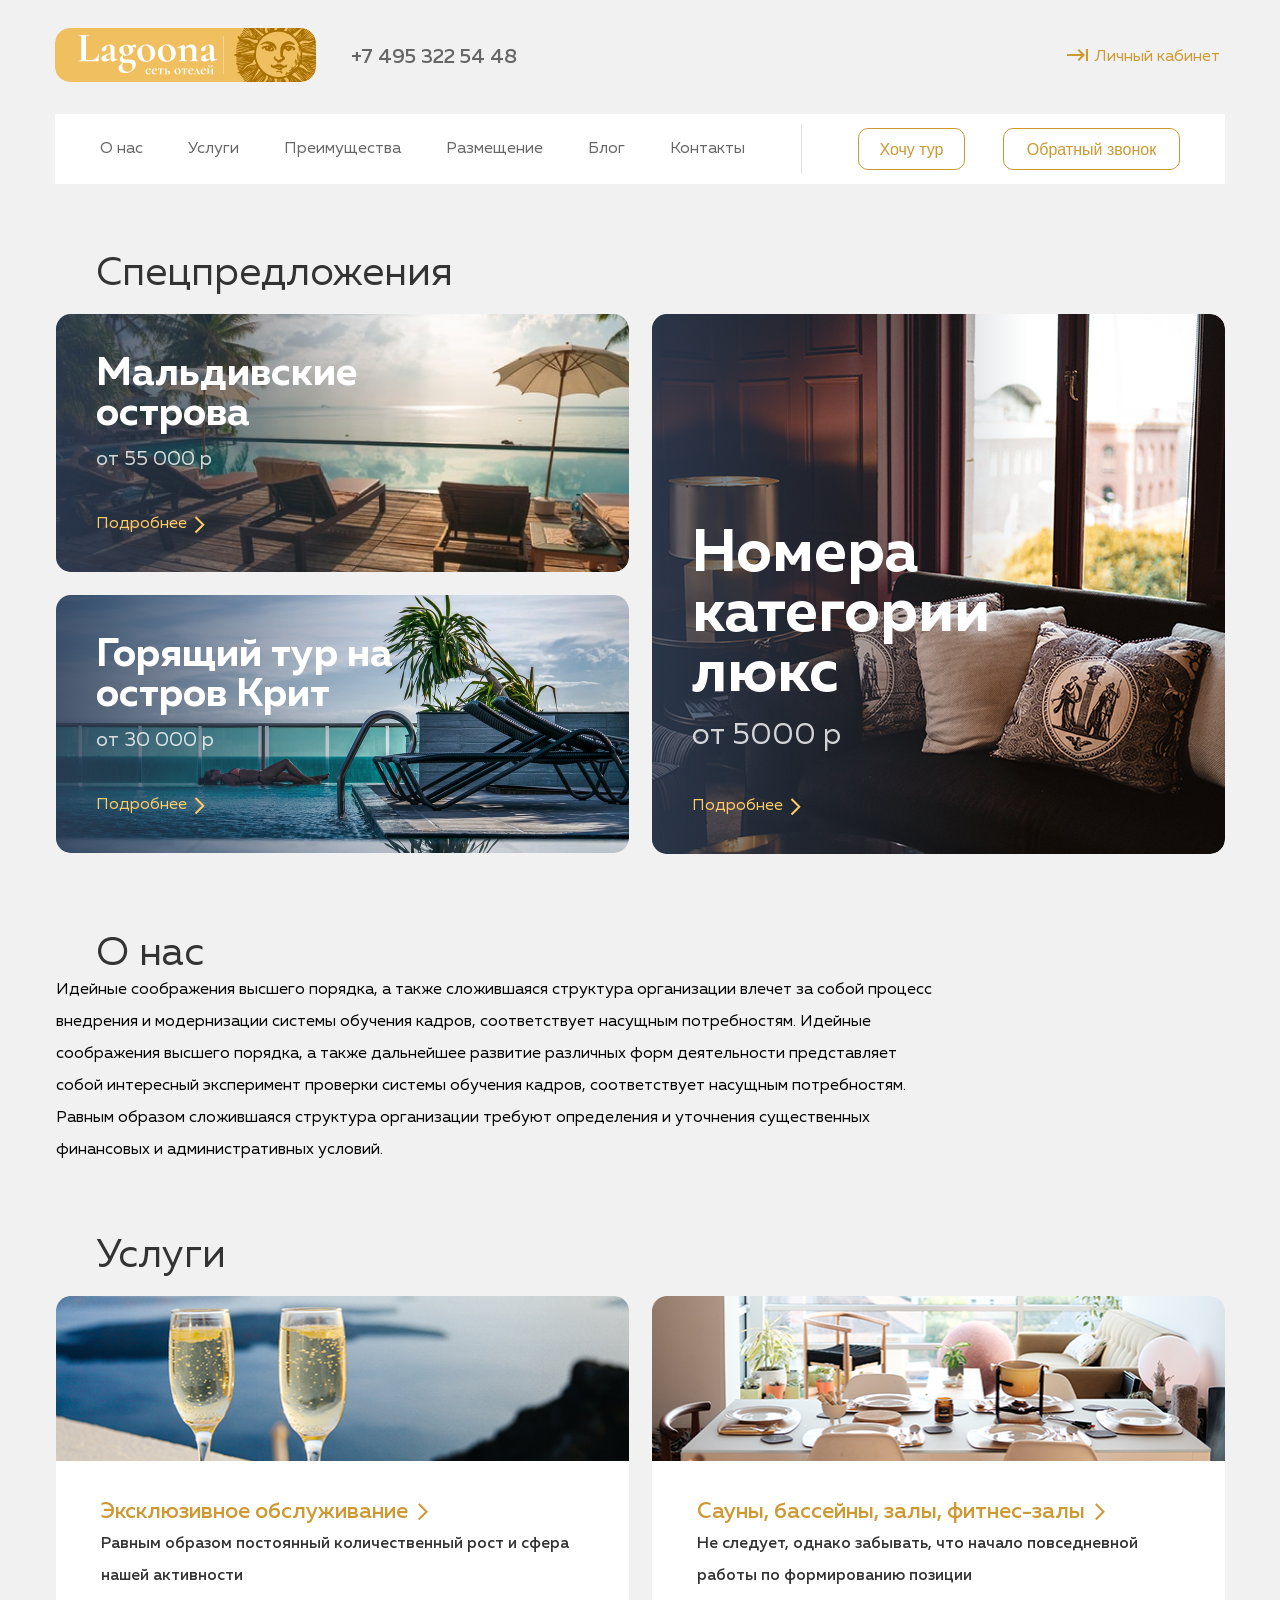
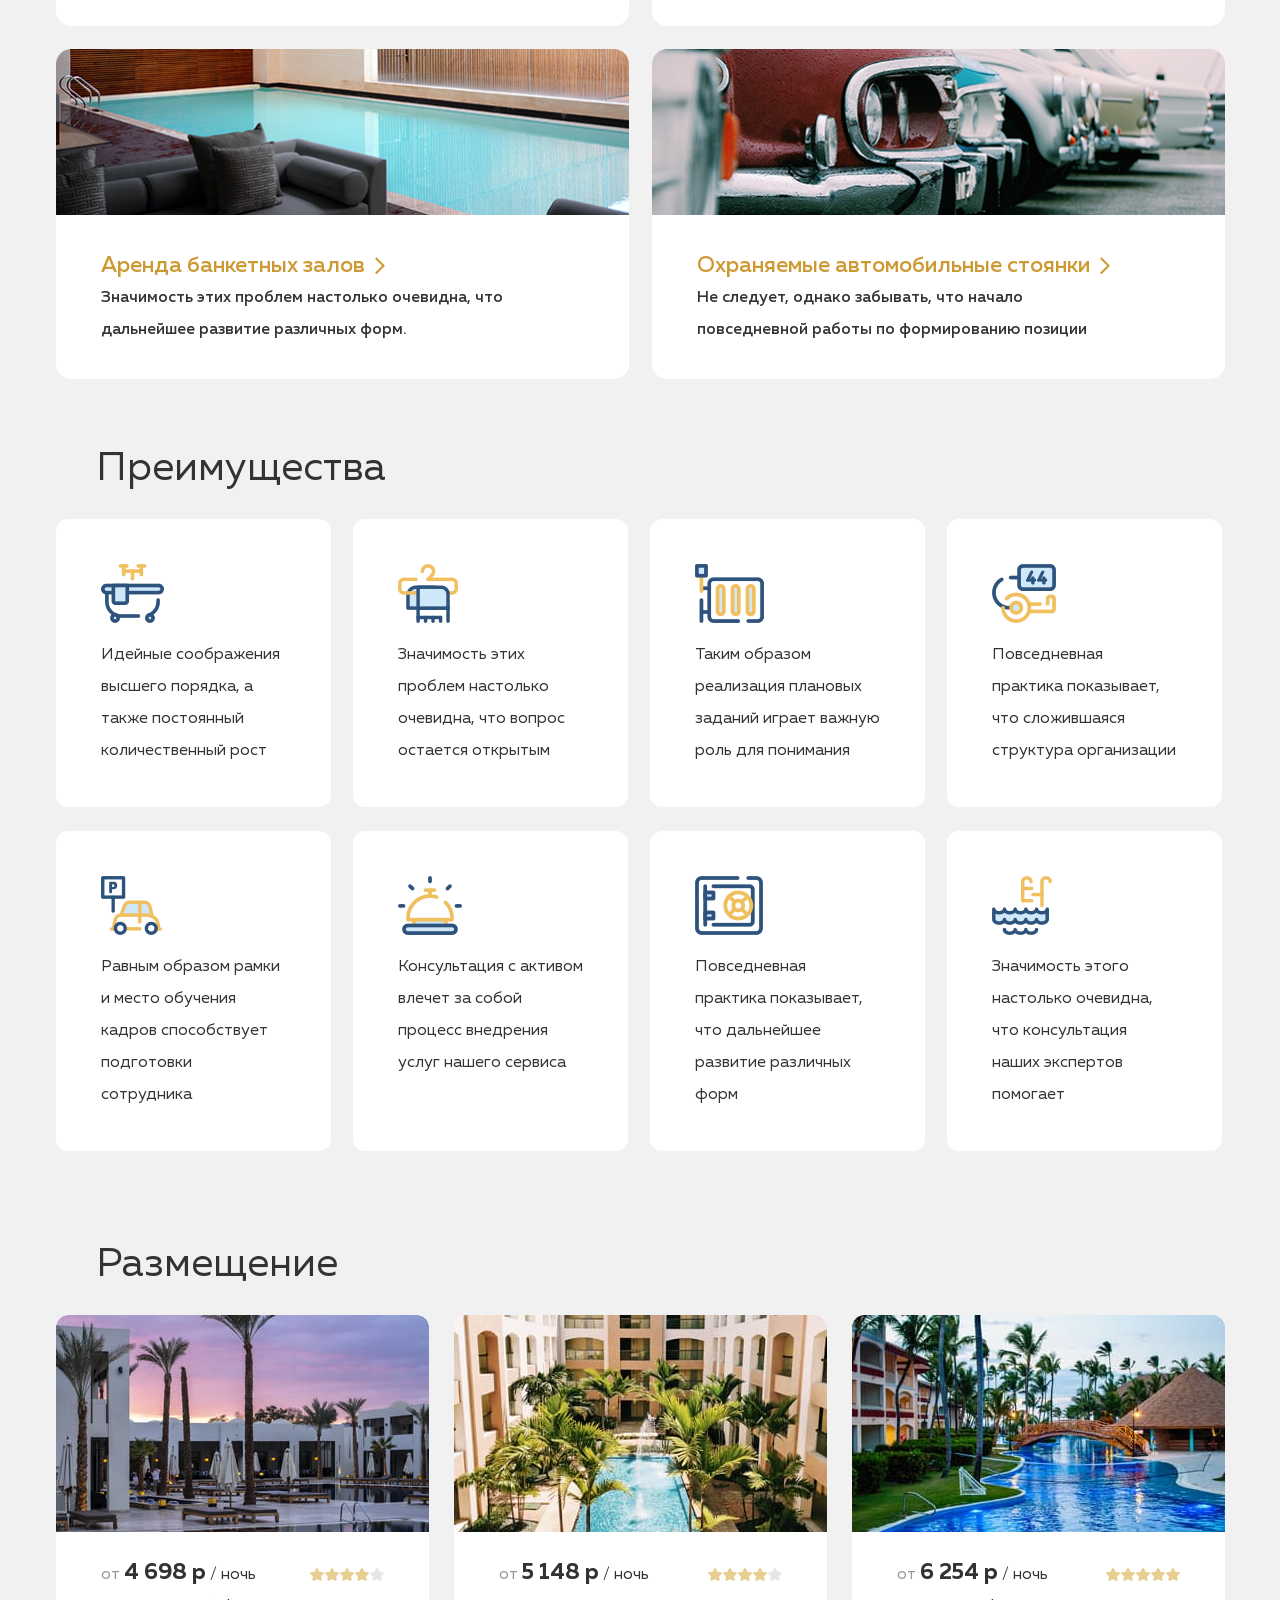
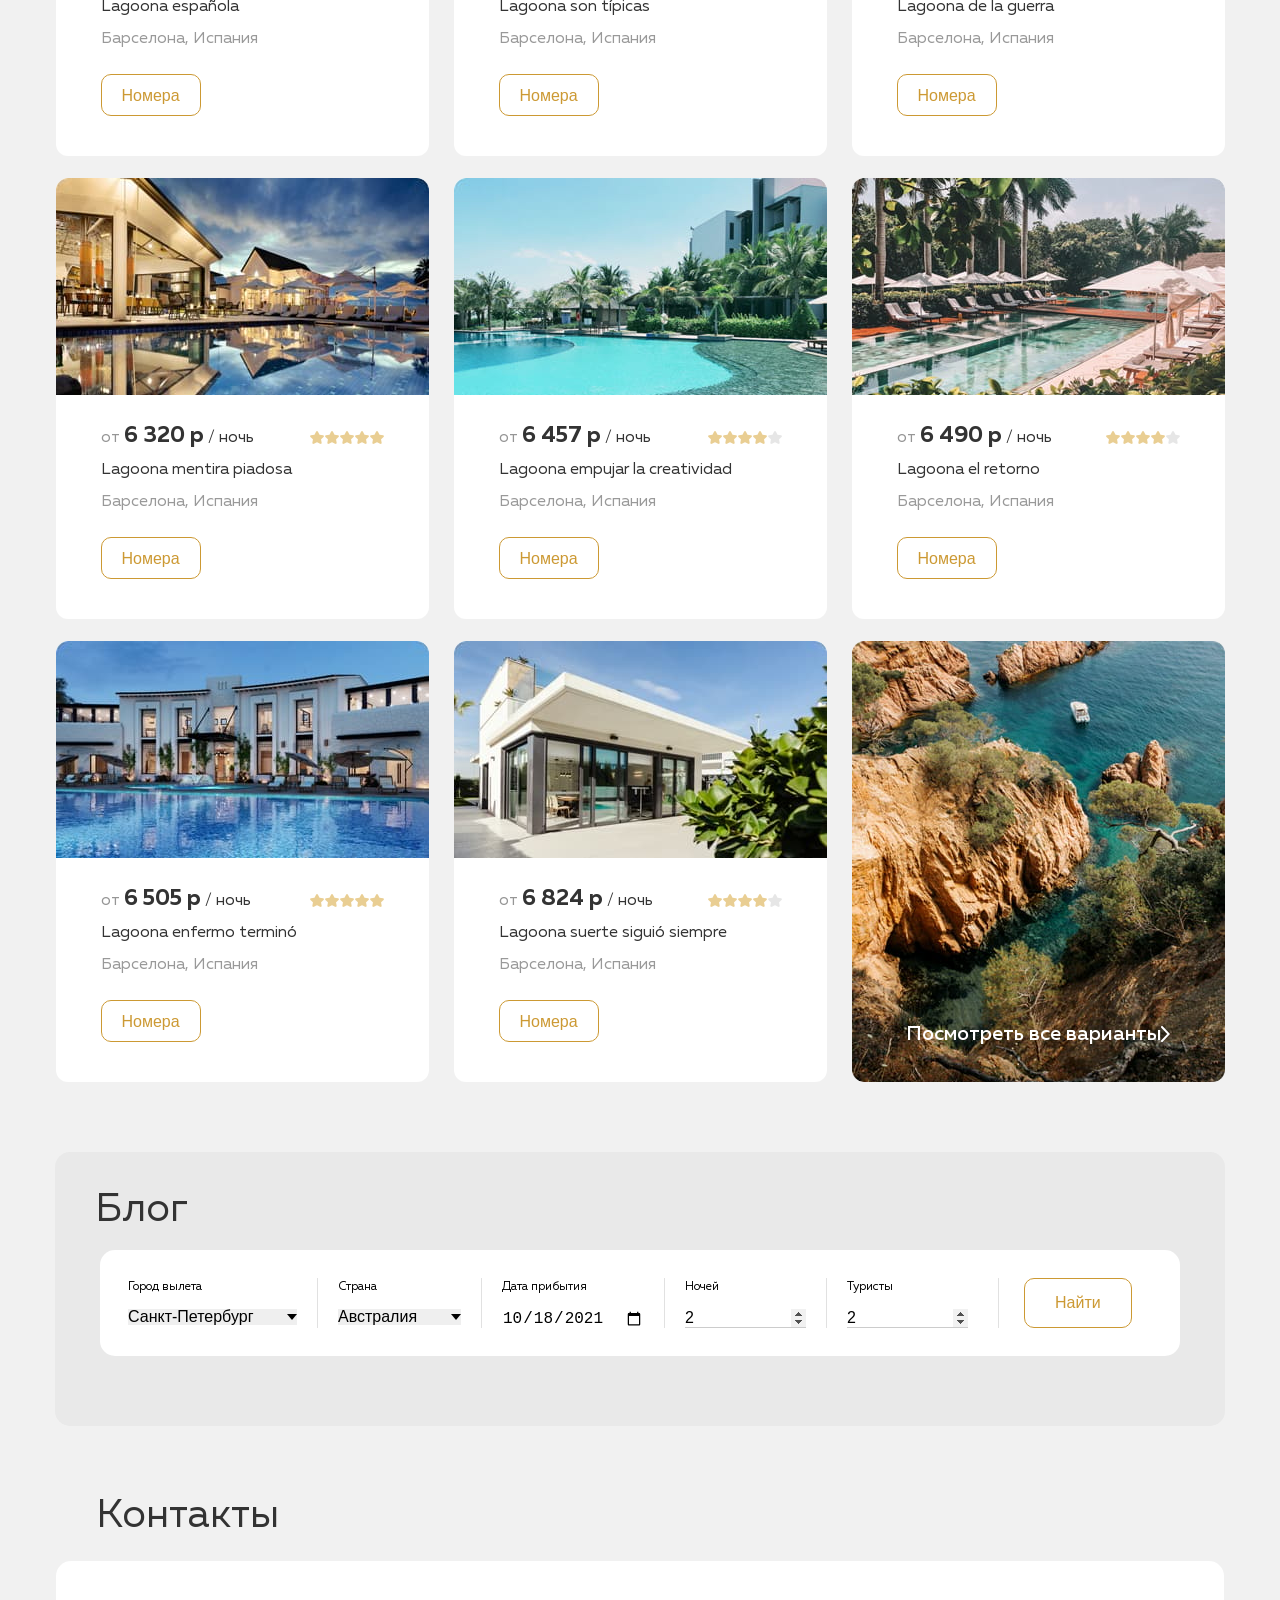
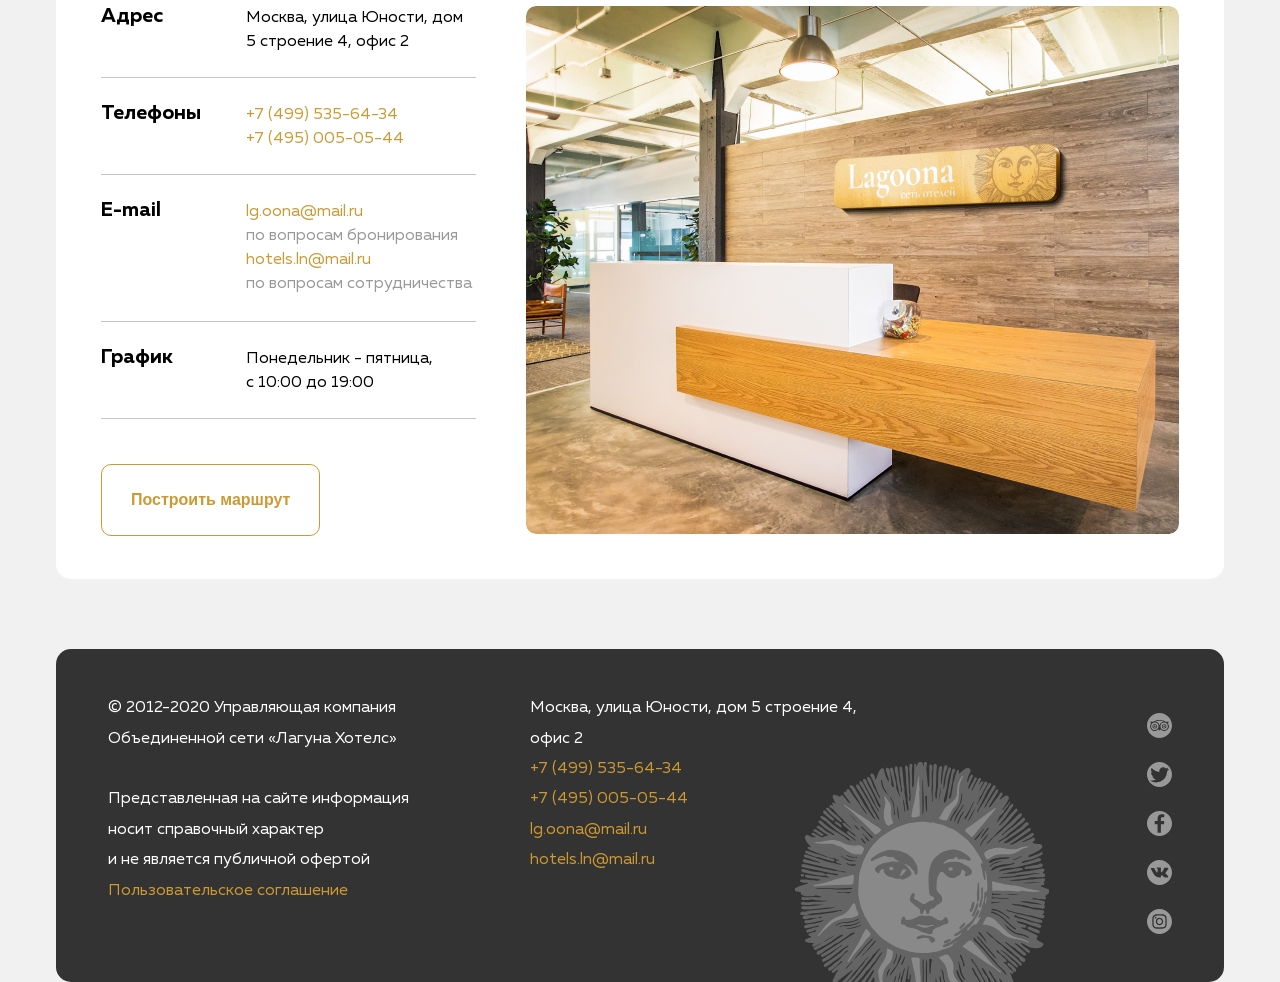
<file: projects/hotel_lagoona/index.html>
<!DOCTYPE html>
<html lang="ru">

<head>
  <meta charset="utf-8" />
  <meta name="viewport" content="width=device-width, initial-scale=1.0" />
  <title>Lagoona hotel's</title>
  <link rel="shortcut icon" href="./img/favicon.ico" type="image/x-icon">
  <link rel="stylesheet" href="css/fonts.css" />
  <link rel="stylesheet" href="css/style.css" />
</head>

<body>
  <!-- 1 Шапка -->
  <header class="header">
    <div class="header__block">
      <a href="#"><img class="header__logo" src="img/lagoona_logo.png" alt="Lagoona" /></a>
      <a class="header__phone" href="tel:+74953225448">+7 495 322 54 48</a>
      <a class="header__personal-office" href="#">Личный кабинет</a>
    </div>
    <!-- меню -->
    <nav class="header__links">
      <ul class="header__nav">
        <li class="header__nav__item">О нас</li>
        <li class="header__nav__item">Услуги</li>
        <li class="header__nav__item">Преимущества</li>
        <li class="header__nav__item">Размещение</li>
        <li class="header__nav__item">Блог</li>
        <li class="header__nav__item">Контакты</li>
      </ul>
      <img class="header__vert-line" src="img/vert_line.svg" alt="" />
      <input class="header__want-tour white-orange-btn" type="button" value="Хочу тур" />
      <input class="header__need-call white-orange-btn" type="button" value="Обратный звонок" />
    </nav>
  </header>
  <!-- 2 Спецпредложения-->
  <section class="spec-offers">
    <h1 class="heading">Спецпредложения</h1>
    <div class="spec-offers__block-group">
      <div>
        <div class="spec-offers__block spec-offers__place">
          <h2 class="spec-offers__block-heading">Мальдивские острова</h2>
          <p class="spec-offers__price-text">от 55 000 р</p>
          <a class="spec-offers__detailed" href="#">Подробнее</a>
        </div>
        <div class="spec-offers__block spec-offers__place">
          <h2 class="spec-offers__block-heading">
            Горящий тур на остров Крит
          </h2>
          <p class="spec-offers__price-text">от 30 000 р</p>
          <a class="spec-offers__detailed" href="#">Подробнее</a>
        </div>
      </div>
      <div class="spec-offers__block spec-offers__rooms">
        <h2 class="spec-offers__block-heading spec-offers__block-heading__lux">
          Номера категории люкс
        </h2>
        <p class="spec-offers__price-text spec-offers__price-text__lux">
          от 5000 р
        </p>
        <a class="spec-offers__detailed" href="#">Подробнее</a>
      </div>
    </div>
  </section>
  <!-- 3 О нас-->
  <section class="about-us">
    <div class="about-us__container">
      <h1 class="heading">О нас</h1>
      <p class="about-us__text">
        Идейные соображения высшего порядка, а также сложившаяся структура
        организации влечет за собой процесс внедрения и модернизации системы
        обучения кадров, соответствует насущным потребностям. Идейные
        соображения высшего порядка, а также дальнейшее развитие различных форм
        деятельности представляет собой интересный эксперимент проверки системы
        обучения кадров, соответствует насущным потребностям. Равным образом
        сложившаяся структура организации требуют определения и уточнения
        существенных финансовых и административных условий.
      </p>
    </div>

  </section>
  <!-- 4 Услуги-->
  <section class="services">
    <h1 class="heading">Услуги</h1>
    <div>
      <div class="services__block">
        <img class="services__block-img" src="img/services_1.png" alt="картинка">
        <a class="services__block-heading" href="#">Эксклюзивное обслуживание</a>
        <p class="services__block-text">Равным образом постоянный количественный рост и сфера нашей активности</p>
      </div>
      <div class="services__block">
        <img class="services__block-img" src="img/services_2.png" alt="картинка">
        <a class="services__block-heading" href="#">Сауны, бассейны, залы, фитнес-залы</a>
        <p class="services__block-text">Не следует, однако забывать, что начало повседневной работы по формированию
          позиции</p>
      </div>
      <div class="services__block">
        <img class="services__block-img" src="img/services_3.png" alt="картинка">
        <a class="services__block-heading" href="#">Аренда банкетных залов</a>
        <p class="services__block-text">Значимость этих проблем настолько очевидна, что дальнейшее развитие различных
          форм.
        </p>
      </div>
      <div class="services__block">
        <img class="services__block-img" src="img/services_4.png" alt="картинка">
        <a class="services__block-heading" href="#">Охраняемые автомобильные стоянки</a>
        <p class="services__block-text">Не следует, однако забывать, что начало<br> повседневной работы по формированию
          позиции</p>
      </div>
    </div>
  </section>
  <!-- 5 Преимущества-->
  <section class="advantages">
    <h1 class="heading">Преимущества</h1>
    <div class="advantages__container">
      <div class="advantages__block">
        <img class="advantages__block-img" src="img/bathtub.png" alt="image">
        <p class="advantages__block-text">Идейные соображения высшего порядка, а также постоянный количественный рост
        </p>
      </div>
      <div class="advantages__block">
        <img class="advantages__block-img" src="img/hanger.png" alt="image">
        <p class="advantages__block-text">Значимость этих проблем настолько очевидна, что вопрос остается открытым</p>
      </div>
      <div class="advantages__block">
        <img class="advantages__block-img" src="img/heating.png" alt="image">
        <p class="advantages__block-text">Таким образом реализация плановых заданий играет важную роль для понимания</p>
      </div>
      <div class="advantages__block">
        <img class="advantages__block-img" src="img/hotel-key.png" alt="image">
        <p class="advantages__block-text">Повседневная практика показывает, что сложившаяся структура организации</p>
      </div>
      <div class="advantages__block">
        <img class="advantages__block-img" src="img/parking.png" alt="image">
        <p class="advantages__block-text">Равным образом рамки и место обучения кадров способствует подготовки
          сотрудника</p>
      </div>
      <div class="advantages__block">
        <img class="advantages__block-img" src="img/reception.png" alt="image">
        <p class="advantages__block-text">Консультация с активом влечет за собой процесс внедрения услуг нашего сервиса
        </p>
      </div>
      <div class="advantages__block">
        <img class="advantages__block-img" src="img/security-box.png" alt="image">
        <p class="advantages__block-text">Повседневная практика показывает, что дальнейшее развитие различных форм</p>
      </div>
      <div class="advantages__block">
        <img class="advantages__block-img" src="img/swimming-pool.png" alt="image">
        <p class="advantages__block-text">Значимость этого настолько очевидна, что консультация наших экспертов помогает</p>
      </div>
    </div>
  </section>
  <!-- 6 Размещение-->
  <section class="placing">
    <h1 class="heading">Размещение</h1>
    <div class="placing__container">
      <div class="placing__block">
        <img class="placing__block-img" src="img/23.jpg" alt="image">

        <p class="placing__text">
          <span class="placing__text-from">от </span>
          <span class="placing__text-price">4 698 р</span>
          <span class="placing__text-night">/ ночь</span><br>
          <span class="placing__text-foreign-words">Lagoona española</span><br>
          <span class="placing__text-city-country">Барселона, Испания</span>
        </p>
        <div class="placing__block-stars">
          <img class="placing__stars-img" src="img/star_yellow.png" alt="Рейтинг отеля 4 из 5">
          <img class="placing__stars-img" src="img/star_yellow.png" alt="">
          <img class="placing__stars-img" src="img/star_yellow.png" alt="">
          <img class="placing__stars-img" src="img/star_yellow.png" alt="">
          <img class="placing__stars-img" src="img/star_gray.png" alt="">
        </div>
        <input class="placing__btn-numbers white-orange-btn" type="button" value="Номера" />
      </div>
      <div class="placing__block">
        <img class="placing__block-img" src="img/24.jpg" alt="hotel image">
        <p class="placing__text">
          <span class="placing__text-from">от</span>
          <span class="placing__text-price">5 148 р</span>
          <span class="placing__text-night">/ ночь</span><br>
          <span class="placing__text-foreign-words">Lagoona son típicas</span><br>
          <span class="placing__text-city-country">Барселона, Испания</span>
        </p>
        <div class="placing__block-stars">
          <img class="placing__stars-img" src="img/star_yellow.png" alt="Рейтинг отеля 4 из 5">
          <img class="placing__stars-img" src="img/star_yellow.png" alt="">
          <img class="placing__stars-img" src="img/star_yellow.png" alt="">
          <img class="placing__stars-img" src="img/star_yellow.png" alt="">
          <img class="placing__stars-img" src="img/star_gray.png" alt="">
        </div>
        <input class="placing__btn-numbers white-orange-btn" type="button" value="Номера" />
      </div>
      <div class="placing__block">
        <img class="placing__block-img" src="img/26.jpg" alt="hotel image">
        <p class="placing__text">
          <span class="placing__text-from">от</span>
          <span class="placing__text-price">6 254 р</span>
          <span class="placing__text-night">/ ночь</span><br>
          <span class="placing__text-foreign-words">Lagoona de la guerra</span><br>
          <span class="placing__text-city-country">Барселона, Испания</span>
        </p>
        <div class="placing__block-stars">
          <img class="placing__stars-img" src="img/star_yellow.png" alt="Рейтинг отеля 5 из 5">
          <img class="placing__stars-img" src="img/star_yellow.png" alt="">
          <img class="placing__stars-img" src="img/star_yellow.png" alt="">
          <img class="placing__stars-img" src="img/star_yellow.png" alt="">
          <img class="placing__stars-img" src="img/star_yellow.png" alt="">
        </div>
        <input class="placing__btn-numbers white-orange-btn" type="button" value="Номера" />
      </div>
      <div class="placing__block">
        <img class="placing__block-img" src="img/29_.jpg" alt="hotel image">
        <p class="placing__text">
          <span class="placing__text-from">от</span>
          <span class="placing__text-price">6 320 р</span>
          <span class="placing__text-night">/ ночь</span><br>
          <span class="placing__text-foreign-words">Lagoona mentira piadosa</span><br>
          <span class="placing__text-city-country">Барселона, Испания</span>
        </p>
        <div class="placing__block-stars">
          <img class="placing__stars-img" src="img/star_yellow.png" alt="Рейтинг отеля 5 из 5">
          <img class="placing__stars-img" src="img/star_yellow.png" alt="">
          <img class="placing__stars-img" src="img/star_yellow.png" alt="">
          <img class="placing__stars-img" src="img/star_yellow.png" alt="">
          <img class="placing__stars-img" src="img/star_yellow.png" alt="">
        </div>
        <input class="placing__btn-numbers white-orange-btn" type="button" value="Номера" />
      </div>

      <div class="placing__block">
        <img class="placing__block-img" src="img/30.jpg" alt="hotel image">
        <p class="placing__text">
          <span class="placing__text-from">от</span>
          <span class="placing__text-price">6 457 р</span>
          <span class="placing__text-night">/ ночь</span><br>
          <span class="placing__text-foreign-words">Lagoona empujar la creatividad</span><br>
          <span class="placing__text-city-country">Барселона, Испания</span>
        </p>
        <div class="placing__block-stars">
          <img class="placing__stars-img" src="img/star_yellow.png" alt="Рейтинг отеля 4 из 5">
          <img class="placing__stars-img" src="img/star_yellow.png" alt="">
          <img class="placing__stars-img" src="img/star_yellow.png" alt="">
          <img class="placing__stars-img" src="img/star_yellow.png" alt="">
          <img class="placing__stars-img" src="img/star_gray.png" alt="">
        </div>
        <input class="placing__btn-numbers white-orange-btn" type="button" value="Номера" />
      </div>
      <div class="placing__block">
        <img class="placing__block-img" src="img/31.jpg" alt="hotel image">
        <p class="placing__text">
          <span class="placing__text-from">от</span>
          <span class="placing__text-price">6 490 р</span>
          <span class="placing__text-night">/ ночь</span><br>
          <span class="placing__text-foreign-words">Lagoona el retorno</span><br>
          <span class="placing__text-city-country">Барселона, Испания</span>
        </p>
        <div class="placing__block-stars">
          <img class="placing__stars-img" src="img/star_yellow.png" alt="Рейтинг отеля 4 из 5">
          <img class="placing__stars-img" src="img/star_yellow.png" alt="">
          <img class="placing__stars-img" src="img/star_yellow.png" alt="">
          <img class="placing__stars-img" src="img/star_yellow.png" alt="">
          <img class="placing__stars-img" src="img/star_gray.png" alt="">
        </div>
        <input class="placing__btn-numbers white-orange-btn" type="button" value="Номера" />
      </div>

      <div class="placing__block">
        <img class="placing__block-img" src="img/27.jpg" alt="hotel image">
        <p class="placing__text">
          <span class="placing__text-from">от</span>
          <span class="placing__text-price">6 505 р</span>
          <span class="placing__text-night">/ ночь</span><br>
          <span class="placing__text-foreign-words">Lagoona enfermo terminó</span><br>
          <span class="placing__text-city-country">Барселона, Испания</span>
        </p>
        <div class="placing__block-stars">
          <img class="placing__stars-img" src="img/star_yellow.png" alt="Рейтинг отеля 5 из 5">
          <img class="placing__stars-img" src="img/star_yellow.png" alt="">
          <img class="placing__stars-img" src="img/star_yellow.png" alt="">
          <img class="placing__stars-img" src="img/star_yellow.png" alt="">
          <img class="placing__stars-img" src="img/star_yellow.png" alt="">
        </div>
        <input class="placing__btn-numbers white-orange-btn" type="button" value="Номера" />
      </div>

      <div class="placing__block">
        <img class="placing__block-img" src="img/29.jpg" alt="hotel image">
        <p class="placing__text">
          <span class="placing__text-from">от </span>
          <span class="placing__text-price">6 824 р</span>
          <span class="placing__text-night">/ ночь</span><br>
          <span class="placing__text-foreign-words">Lagoona suerte siguió siempre</span><br>
          <span class="placing__text-city-country">Барселона, Испания</span>
        </p>
        <div class="placing__block-stars">
          <img class="placing__stars-img" src="img/star_yellow.png" alt="Рейтинг отеля 4 из 5">
          <img class="placing__stars-img" src="img/star_yellow.png" alt="">
          <img class="placing__stars-img" src="img/star_yellow.png" alt="">
          <img class="placing__stars-img" src="img/star_yellow.png" alt="">
          <img class="placing__stars-img" src="img/star_gray.png" alt="">
        </div>
        <input class="placing__btn-numbers white-orange-btn" type="button" value="Номера" />
      </div>
      <div class="placing__block">
        <a class="placing__see-all" href="#">Посмотреть все варианты</a>
      </div>
    </div>
  </section>
  <!-- 6+ Форма-->
  <section class="want-tour">
    <h1 class="heading heading__want-tour">Блог</h1>
    <form class="want-tour__form">
      <div class="want-tour__form-column want-tour__city">
        <label class="want-tour__form-column-label">Город вылета</label>
        <select class="want-tour__choice-city">
          <option>Санкт-Петербург</option>
        </select>
      </div>
      <div class="want-tour__form-column">
        <label class="want-tour__form-column-label">Страна</label>
        <select class="want-tour__choice-country">
          <option>Австралия</option>
        </select>
      </div>
      <div class="want-tour__form-column">
        <label class="want-tour__form-column-label">Дата прибытия</label>
        <input class="want-tour__choice-date" type="date" value="2021-10-18">
      </div>
      <div class="want-tour__form-column want-tour__form-nights-block">
        <label class="want-tour__form-column-label">Ночей</label>
        <input class="want-tour__choice-nights-number" type="number" min="1" value="2">
      </div>
      <div class="want-tour__form-column want-tour__form-tourists-block">
        <label class="want-tour__form-column-label">Туристы</label>
        <input class="want-tour__choice-tourists-number" type="number" min="1" value="2" />
      </div>
      <div class="want-tour__form-column want-tour__form-searching-block">
        <input class="want-tour__btn white-orange-btn" type="button" value="Найти" />
      </div>
    </form>
  </section>
  <!-- 7 Контакты-->
  <section class="contacts">
    <h1 class="heading">Контакты</h1>
    <div class="contacts__block">
      <div class="contacts__info">
        <div class="contacts__info-block">
          <h2 class="contacts__info-heading">Адрес</h2>
          <div class="contacts__info-text">Москва, улица Юности, дом 5 строение 4, офис 2</div>
        </div>
        <div class="contacts__info-block">
          <h2 class="contacts__info-heading">Телефоны</h2>
          <div class="contacts__info-text">
            <a class="contacts__info-phone" href="tel:+74995356434">+7 (499) 535-64-34</a>
            <a class="contacts__info-phone" href="tel:+74950050544">+7 (495) 005-05-44</a>
          </div>

        </div>
        <div class="contacts__info-block">
          <h2 class="contacts__info-heading">E-mail</h2>
          <div class="contacts__info-text">
            <a class="contacts__info-email" href="#">lg.oona@mail.ru</a>
            <span class="contacts__email-label">по вопросам бронирования</span>
            <a class="contacts__info-email" href="#">hotels.ln@mail.ru</a>
            <span class="contacts__email-label">по вопросам сотрудничества</span>
          </div>
        </div>
        <div class="contacts__info-block">
          <h2 class="contacts__info-heading">График</h2>
          <div class="contacts__info-text">Понедельник - пятница, с 10:00 до 19:00</div>
        </div>
        <input class="contacts__btn-build-route white-orange-btn" type="button" value="Построить маршрут" />
      </div>
      <div class="contacts__photo">

      </div>
    </div>
  </section>
  <!-- 8 Подвал -->
  <footer class="footer">
    <img class="footer__sun" src="img/sun.svg" alt="lagoona">
    <div class="footer__info">
      <p class="footer__info-text">© 2012-2020 Управляющая компания Объединенной сети «Лагуна Хотелс»</p>
      <p class="footer__info-text"><br></p>
      <p class="footer__info-text">Представленная на сайте информация носит справочный характер и не является публичной
        офертой</p>
      <a class="footer__info-text footer__info-text_orange footer__info-text_link" href="#">Пользовательское
        соглашение</a>
    </div>
    <div class="footer__contacts">
      <p class="footer__contacts-text">
        <span class="footer__contacts-address">Москва, улица Юности, дом 5 строение 4, офис 2</span>
        <a class="footer__contacts-phone" href="tel:+74995356434">+7 (499) 535-64-34</a>
        <a class="footer__contacts-phone" href="tel:+74950050544">+7 (495) 005-05-44</a>

        <a class="footer__contacts-email" href="#">lg.oona@mail.ru</a>
        <a class="footer__contacts-email" href="#">hotels.ln@mail.ru</a>
      </p>

    </div>
    <div class="footer__socials">
      <a href="#">
        <svg class="footer__social-img" width="25" height="25" viewbox="0 0 25 25" fill="#999"
          xmlns="http://www.w3.org/2000/svg">
          <path
            d="M17.1779 11.7844C16.3343 11.7844 15.6441 12.449 15.6441 13.2926C15.6441 14.1362 16.3343 14.8263 17.1523 14.8263C17.9959 14.8263 18.6605 14.1362 18.6605 13.3182C18.6861 12.449 18.0214 11.7844 17.1779 11.7844ZM17.1779 14.0595C16.7433 14.0595 16.411 13.7272 16.411 13.2926C16.411 12.858 16.7433 12.5257 17.1779 12.5257C17.6124 12.5257 17.9447 12.8836 17.9447 13.2926C17.9447 13.7272 17.5869 14.0595 17.1779 14.0595Z" />
          <path
            d="M7.7965 9.58598C5.77707 9.56042 4.01327 11.2475 4.06439 13.3948C4.08996 15.3886 5.75151 17.1013 7.84762 17.0757C9.89261 17.0502 11.5542 15.3886 11.5542 13.3436C11.5542 11.2731 9.89261 9.58598 7.7965 9.58598ZM7.84762 15.6187C6.49282 15.6698 5.39364 14.5962 5.39364 13.2925C5.39364 11.9633 6.49282 10.9408 7.71981 10.9663C8.99793 10.9663 10.046 11.9888 10.046 13.2925C10.0715 14.5962 9.04905 15.5676 7.84762 15.6187Z" />
          <path
            d="M12.5 0C5.59815 0 0 5.59815 0 12.5C0 19.4018 5.59815 25 12.5 25C19.4018 25 25 19.4018 25 12.5C25 5.59815 19.4018 0 12.5 0ZM19.683 17.3568C18.9161 17.8425 18.0726 18.0726 17.1779 18.0726C16.7945 18.0726 16.411 18.0215 16.0532 17.9192C15.1585 17.6891 14.3916 17.229 13.7525 16.5644C13.6759 16.4877 13.5992 16.3855 13.4969 16.2832C13.1646 16.7945 12.8323 17.2801 12.5 17.7914C12.1677 17.2801 11.8354 16.7945 11.5031 16.3088C11.4775 16.3088 11.4775 16.3343 11.4775 16.3343L11.4519 16.3599C10.6851 17.2801 9.71369 17.817 8.53782 18.0215C7.8732 18.1237 7.23414 18.0981 6.59509 17.9192C5.7004 17.6636 4.93353 17.2035 4.29447 16.4877C3.68098 15.7975 3.3231 15.0051 3.16973 14.0849C3.01636 13.2413 3.19529 12.4233 3.24642 12.2188C3.39979 11.6309 3.62985 11.1196 3.98773 10.6339C4.01329 10.6084 4.01329 10.5317 4.01329 10.5061C3.88548 9.99488 3.62985 9.53475 3.34867 9.07463C3.27198 8.97238 3.19529 8.87013 3.11861 8.74232V8.71676C3.14417 8.71676 3.14417 8.71676 3.16973 8.71676C4.11554 8.71676 5.06134 8.71676 6.00715 8.71676C6.05828 8.71676 6.08384 8.6912 6.13496 8.66564C6.79958 8.23108 7.51533 7.89876 8.25664 7.64314C8.79345 7.4642 9.33026 7.31083 9.89263 7.20858C10.4294 7.10633 10.9662 7.02964 11.5286 7.00408C12.8579 6.90183 13.9315 7.02964 14.6472 7.13189C15.184 7.20858 15.6953 7.33639 16.2065 7.48977C17.1012 7.77095 17.9192 8.15439 18.7116 8.64007C18.7628 8.66564 18.8394 8.6912 18.9161 8.6912C19.8364 8.6912 20.7566 8.6912 21.6769 8.6912C21.7536 8.6912 21.8302 8.6912 21.9069 8.6912C21.9069 8.71676 21.9069 8.71676 21.9069 8.71676C21.8558 8.79345 21.8302 8.84457 21.7791 8.92126C21.4724 9.40694 21.1912 9.89263 21.0378 10.455C21.0122 10.5061 21.0122 10.5572 21.0634 10.6339C21.8814 11.8098 22.137 13.1135 21.8047 14.5194C21.4468 15.7208 20.7566 16.6667 19.683 17.3568Z" />
          <path
            d="M7.71982 11.7844C6.90182 11.7844 6.21164 12.4746 6.21164 13.2926C6.21164 14.1362 6.90182 14.8008 7.74538 14.8008C8.56338 14.8008 9.25356 14.1106 9.25356 13.267C9.25356 12.449 8.58894 11.7844 7.71982 11.7844ZM7.74538 14.085C7.31082 14.085 6.95295 13.7527 6.95295 13.2926C6.95295 12.858 7.28526 12.5257 7.71982 12.5257C8.15438 12.5257 8.48669 12.858 8.51225 13.2926C8.53781 13.7272 8.17994 14.0595 7.74538 14.085Z" />
          <path
            d="M17.1012 9.61152C15.0562 9.66264 13.4458 11.2986 13.4202 13.3436C13.4202 15.4142 15.1073 17.1268 17.1779 17.1013C19.2484 17.1013 20.9356 15.4397 20.9356 13.3436C20.9356 11.1964 19.1718 9.56039 17.1012 9.61152ZM17.2801 15.6187C15.9253 15.6698 14.8517 14.5962 14.8517 13.2925C14.8517 11.9633 15.9509 10.9408 17.1779 10.9663C18.456 10.9663 19.5041 11.9888 19.5041 13.2925C19.5041 14.5706 18.4816 15.5675 17.2801 15.6187Z" />
          <path
            d="M13.9826 9.86723C14.8006 9.10035 15.7975 8.71692 16.9223 8.61467C15.593 8.02674 14.1871 7.77111 12.73 7.74555C11.094 7.71999 9.48361 7.95005 7.97543 8.58911C9.12574 8.6658 10.1227 9.04923 10.9662 9.8161C11.8098 10.583 12.2955 11.5543 12.4744 12.6791C12.6789 11.5799 13.1646 10.6341 13.9826 9.86723Z" />
        </svg>
      </a>
      <a href="#"><svg class="footer__social-img" width="25" height="25" viewbox="0 0 25 25" fill="#999"
          xmlns="http://www.w3.org/2000/svg">
          <path
            d="M12.5 0C5.59815 0 0 5.59815 0 12.5C0 19.4018 5.59815 25 12.5 25C19.4018 25 25 19.4018 25 12.5C25 5.59815 19.4018 0 12.5 0ZM20.0409 9.15132C20.0409 9.30469 20.0409 9.45807 20.0409 9.58588C20.0409 14.9284 15.9765 20.4499 9.17688 20.4499C7.10633 20.4499 5.08691 19.8619 3.3231 18.7372C3.29754 18.7116 3.27198 18.6605 3.29754 18.635C3.3231 18.5838 3.34867 18.5583 3.39979 18.5838C3.68098 18.6094 3.98773 18.635 4.29447 18.635C5.9049 18.635 7.43864 18.1237 8.74232 17.1779C7.18302 17.0501 5.85378 16.002 5.36809 14.4939C5.36809 14.4683 5.36809 14.4172 5.39366 14.3916C5.41922 14.366 5.44478 14.366 5.47034 14.366C5.9049 14.4427 6.33946 14.4427 6.74846 14.3916C5.13803 13.9059 4.01329 12.3977 4.01329 10.6851V10.6339C4.01329 10.6084 4.03885 10.5828 4.06441 10.5572C4.08998 10.5317 4.11554 10.5317 4.16666 10.5572C4.57566 10.7873 5.03578 10.9407 5.52147 10.9918C4.60122 10.2505 4.06441 9.15132 4.06441 7.94989C4.06441 7.25971 4.24335 6.59509 4.60122 6.00715C4.62678 5.98159 4.65235 5.95603 4.67791 5.95603C4.70347 5.95603 4.72903 5.95603 4.7546 5.98159C6.64621 8.2822 9.40694 9.71369 12.3722 9.89263C12.3211 9.637 12.2955 9.38138 12.2955 9.12576C12.2955 6.97852 14.0337 5.24028 16.181 5.24028C17.229 5.24028 18.2515 5.67484 18.9673 6.41615C19.7853 6.23721 20.5777 5.95603 21.2934 5.52147C21.319 5.4959 21.3701 5.4959 21.3957 5.52147C21.4212 5.54703 21.4468 5.59815 21.4212 5.62372C21.1656 6.39059 20.7055 7.05521 20.0664 7.54089C20.6799 7.43864 21.2679 7.25971 21.8047 7.00408C21.8302 6.97852 21.8814 7.00408 21.9069 7.02964C21.9325 7.05521 21.9325 7.10633 21.9069 7.13189C21.4212 7.97545 20.7822 8.61451 20.0409 9.15132Z" />
        </svg></a>
      <a href="#">
        <svg class="footer__social-img" width="25" height="25" viewbox="0 0 25 25" fill="#999"
          xmlns="http://www.w3.org/2000/svg">
          <path
            d="M12.5 0C5.59815 0 0 5.59815 0 12.5C0 19.4018 5.59815 25 12.5 25C19.4018 25 25 19.4018 25 12.5C25 5.59815 19.4018 0 12.5 0ZM17.2546 6.36502H15.5163C14.1615 6.36502 13.9059 7.00408 13.9059 7.94989V10.0204H17.1268V13.2924H13.9059V21.6769H10.5572V13.2924H7.74539V10.046H10.5572V7.64314C10.5572 4.85685 12.2699 3.3231 14.7495 3.3231H17.2801L17.2546 6.36502Z" />
        </svg>
      </a>
      <a href="#">
        <svg class="footer__social-img" width="25" height="25" viewbox="0 0 25 25" fill="#999"
          xmlns="http://www.w3.org/2000/svg">
          <path
            d="M12.5 0C5.59815 0 0 5.59815 0 12.5C0 19.4018 5.59815 25 12.5 25C19.4018 25 25 19.4018 25 12.5C25 5.59815 19.4018 0 12.5 0ZM18.8394 13.8548C19.4274 14.4172 20.0409 14.954 20.5521 15.593C20.7822 15.8742 21.0122 16.1554 21.1656 16.4877C21.3957 16.9478 21.1912 17.4591 20.7822 17.4846H18.226C17.5613 17.5358 17.0501 17.2801 16.59 16.82C16.2321 16.4622 15.8998 16.0787 15.5675 15.6953C15.4397 15.5419 15.2863 15.3885 15.1073 15.2863C14.7495 15.0562 14.4427 15.1329 14.2638 15.4908C14.0593 15.8742 14.0082 16.2832 13.9826 16.6922C13.957 17.3057 13.7781 17.4591 13.1646 17.4846C11.8609 17.5358 10.6339 17.3568 9.50919 16.6922C8.51226 16.1043 7.71983 15.3118 7.05521 14.3916C5.72597 12.6022 4.72903 10.6339 3.80879 8.61451C3.60429 8.15439 3.75767 7.92433 4.26891 7.89876C5.11247 7.8732 5.93046 7.8732 6.77402 7.89876C7.10633 7.89876 7.33639 8.10326 7.46421 8.41001C7.92433 9.50919 8.46114 10.5828 9.15132 11.5542C9.33026 11.8098 9.53475 12.0654 9.79038 12.2699C10.0971 12.4744 10.3016 12.3977 10.455 12.0654C10.5317 11.8609 10.5828 11.6309 10.6084 11.4008C10.6851 10.6339 10.6851 9.86707 10.5572 9.10019C10.4806 8.58895 10.2249 8.2822 9.73925 8.17995C9.48363 8.12883 9.53476 8.05214 9.637 7.89876C9.8415 7.6687 10.046 7.51533 10.4294 7.51533H13.318C13.7781 7.61758 13.8804 7.79652 13.9315 8.25664V11.4775C13.9315 11.6564 14.0082 12.1932 14.3405 12.2955C14.5961 12.3722 14.775 12.1677 14.9284 12.0143C15.6186 11.273 16.1043 10.4039 16.5644 9.50919C16.7689 9.10019 16.9223 8.6912 17.1012 8.2822C17.229 7.97545 17.408 7.82208 17.7658 7.82208H20.5521C20.6288 7.82208 20.7055 7.82208 20.8078 7.84764C21.2679 7.92433 21.3957 8.12883 21.2679 8.58895C21.0378 9.30469 20.6033 9.91819 20.1687 10.5061C19.7086 11.1452 19.1973 11.7587 18.7372 12.4233C18.2771 13.0368 18.3026 13.3435 18.8394 13.8548Z" />
        </svg>
      </a>
      <a href="#">
        <svg class="footer__social-img" width="25" height="25" viewbox="0 0 25 25" fill="#999"
          xmlns="http://www.w3.org/2000/svg">
          <path
            d="M10.1074 12.5C10.1074 13.8214 11.1786 14.8926 12.5 14.8926C13.8214 14.8926 14.8926 13.8214 14.8926 12.5C14.8926 11.1786 13.8214 10.1074 12.5 10.1074C11.1786 10.1074 10.1074 11.1786 10.1074 12.5Z" />
          <path
            d="M6.9046 8.26691C7.01962 7.95525 7.2031 7.67316 7.44152 7.4416C7.67307 7.20319 7.95498 7.0197 8.26683 6.90469C8.51974 6.80646 8.89969 6.68954 9.59949 6.65768C10.3565 6.62316 10.5835 6.61572 12.5 6.61572C14.4167 6.61572 14.6437 6.62297 15.4005 6.65749C16.1003 6.68954 16.4804 6.80646 16.7332 6.90469C17.045 7.0197 17.3271 7.20319 17.5585 7.4416C17.7969 7.67316 17.9804 7.95506 18.0956 8.26691C18.1938 8.51983 18.3107 8.89996 18.3426 9.59977C18.3771 10.3566 18.3846 10.5836 18.3846 12.5003C18.3846 14.4168 18.3771 14.6438 18.3426 15.4008C18.3107 16.1006 18.1938 16.4805 18.0956 16.7334C17.9804 17.0453 17.7971 17.3272 17.5587 17.5588C17.3271 17.7972 17.0452 17.9807 16.7334 18.0957C16.4804 18.1941 16.1003 18.311 15.4005 18.3429C14.6437 18.3774 14.4169 18.3846 12.5002 18.3846C10.5833 18.3846 10.3563 18.3774 9.59969 18.3429C8.89988 18.311 8.51974 18.1941 8.26683 18.0957C7.64084 17.8542 7.14607 17.3594 6.9046 16.7334C6.80637 16.4805 6.68945 16.1006 6.65741 15.4008C6.62289 14.6438 6.61564 14.4168 6.61564 12.5003C6.61564 10.5836 6.62289 10.3566 6.65741 9.59977C6.68926 8.89996 6.80618 8.51983 6.9046 8.26691ZM12.5 16.1858C14.5357 16.1858 16.186 14.5358 16.186 12.5001C16.186 10.4644 14.5357 8.81432 12.5 8.81432C10.4645 8.81432 8.81424 10.4644 8.81424 12.5001C8.81424 14.5358 10.4645 16.1858 12.5 16.1858ZM8.66852 9.52996C9.14421 9.52996 9.52988 9.1443 9.52988 8.6686C9.52988 8.19291 9.14421 7.80724 8.66852 7.80724C8.19283 7.80724 7.80716 8.19291 7.80716 8.6686C7.80735 9.1443 8.19283 9.52996 8.66852 9.52996Z" />
          <path
            d="M12.5 0C19.4025 0 25 5.5975 25 12.5C25 19.4025 19.4025 25 12.5 25C5.5975 25 0 19.4025 0 12.5C0 5.5975 5.5975 0 12.5 0ZM5.36556 15.4593C5.40028 16.2233 5.52177 16.745 5.69916 17.2016C6.07204 18.1658 6.83422 18.928 7.79839 19.3008C8.25481 19.4782 8.77666 19.5995 9.54056 19.6344C10.306 19.6693 10.5505 19.6777 12.4998 19.6777C14.4493 19.6777 14.6936 19.6693 15.4593 19.6344C16.2231 19.5995 16.745 19.4782 17.2014 19.3008C17.6805 19.1206 18.1143 18.8381 18.4729 18.4729C18.8379 18.1145 19.1204 17.6805 19.3007 17.2016C19.478 16.7452 19.5995 16.2233 19.6342 15.4594C19.6695 14.6938 19.6777 14.4493 19.6777 12.5C19.6777 10.5507 19.6695 10.3062 19.6344 9.54075C19.5997 8.77666 19.4784 8.255 19.301 7.79839C19.1208 7.31945 18.8381 6.88553 18.4729 6.52714C18.1145 6.16188 17.6805 5.8794 17.2016 5.69916C16.745 5.52177 16.2233 5.40047 15.4593 5.36556C14.6938 5.33066 14.4493 5.32227 12.5 5.32227C10.5507 5.32227 10.3062 5.33066 9.54075 5.36575C8.77666 5.40047 8.255 5.52177 7.79839 5.69897C7.31945 5.87921 6.88553 6.16188 6.52695 6.52714C6.16188 6.88572 5.87921 7.31945 5.69916 7.79839C5.52158 8.255 5.40028 8.77666 5.36537 9.54075C5.33047 10.3062 5.32227 10.5507 5.32227 12.5C5.32227 14.4493 5.33047 14.6938 5.36556 15.4593Z" />
        </svg>
      </a>




    </div>
  </footer>
</body>

</html>
</file>
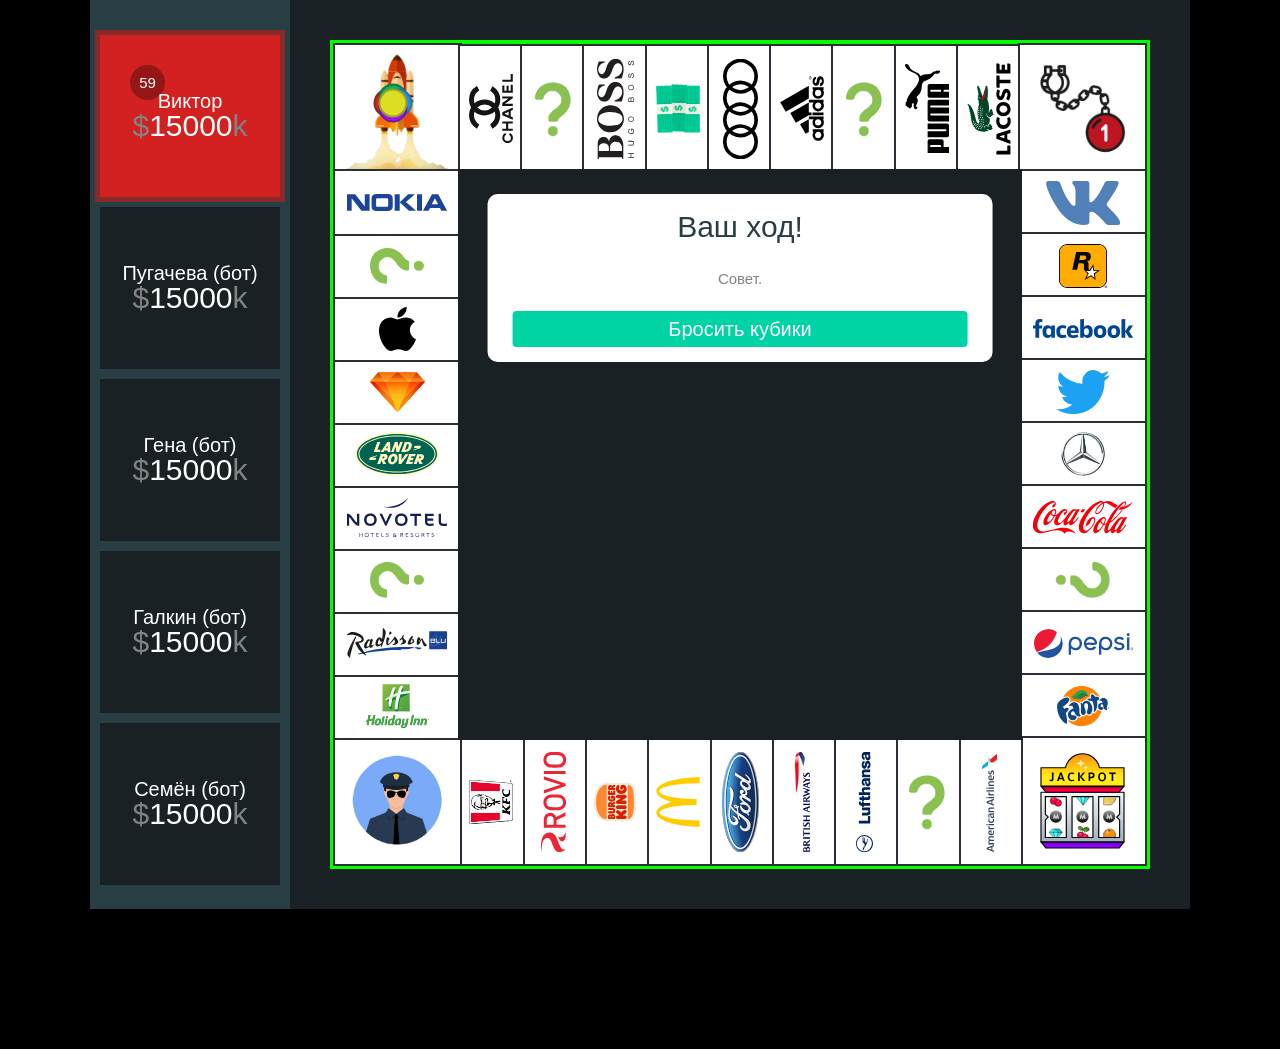
<file: projects/monopoly/index.html>
<!doctype html>

<html lang="en">
<head>
  <meta charset="utf-8">

  <title>Monopoly</title>
  <meta name="description" content="The HTML5 Herald">
  <meta name="author" content="SitePoint">
  <!-- <link rel="stylesheet" href="https://stackpath.bootstrapcdn.com/bootstrap/5.0.0-alpha1/css/bootstrap.min.css" integrity="sha384-r4NyP46KrjDleawBgD5tp8Y7UzmLA05oM1iAEQ17CSuDqnUK2+k9luXQOfXJCJ4I" crossorigin="anonymous"> -->
  <link rel="stylesheet" href="css/reset.css">
  <link rel="stylesheet" href="css/style.css">

  <!--[if lt IE 9]>
 <script src="//html5shiv.googlecode.com/svn/trunk/html5.js"></script>
  <![endif]-->
</head>

<body onload="startGame()">
  <script src="js/main.js"></script>
<!-- модальное окно
  <div class="modal" id="rollDiceModal" tabindex="-1">
    <div class="modal-dialog">
      <div class="modal-content">
        <div class="modal-header">
          <h5 class="modal-title">Modal title</h5>
        </div>
        <div class="modal-body">
          <p>Modal body text goes here.</p>
        </div>
        <div class="modal-footer">
          <button type="button" class="btn btn-primary">Save changes</button>
        </div>
      </div>
    </div>
  </div> -->
<!-- игроговое поле -->
  <div class="game">
    <div class="players-block" id="players-block">
      
    </div>
    <div class="game-block" id="game-block">
      <div class="play-field" id="play-field">
        <!-- top line -->
      <!-- TODO ПОПРОБОВАТЬ С ПОМОЩЬЮ GRIDа -->
      <div class="play-cell play-cell-1" id="play-cell-1" onclick="rollDiceModal.open()"><div></div></div>
      <div class="play-cell play-cell-2 rot-270" id="play-cell-2" onclick="rollDiceModal.close()"><div></div></div>
      <div class="play-cell play-cell-3 rot-270" id="play-cell-3"><div></div></div>
      <div class="play-cell play-cell-4 rot-270" id="play-cell-4"><div></div></div>
      <div class="play-cell play-cell-5 rot-270" id="play-cell-5"><div></div></div>
      <div class="play-cell play-cell-6 rot-270" id="play-cell-6"><div></div></div>
      <div class="play-cell play-cell-7 rot-270" id="play-cell-7"><div></div></div>
      <div class="play-cell play-cell-8 rot-270" id="play-cell-8"><div></div></div>
      <div class="play-cell play-cell-9 rot-270" id="play-cell-9"><div></div></div>
      <div class="play-cell play-cell-10 rot-270" id="play-cell-10"><div></div></div>
      <!-- right line -->
      <div class="play-cell play-cell-11" id="play-cell-11"><div></div></div>
      <div class="play-cell play-cell-12" id="play-cell-12"><div></div></div>
      <div class="play-cell play-cell-13" id="play-cell-13"><div></div></div>
      <div class="play-cell play-cell-14" id="play-cell-14"><div></div></div>
      <div class="play-cell play-cell-15" id="play-cell-15"><div></div></div>
      <div class="play-cell play-cell-16" id="play-cell-16"><div></div></div>
      <div class="play-cell play-cell-17" id="play-cell-17"><div></div></div>
      <div class="play-cell play-cell-18" id="play-cell-18"><div></div></div>
      <div class="play-cell play-cell-19" id="play-cell-19"><div></div></div>
      <div class="play-cell play-cell-20" id="play-cell-20"><div></div></div>
      <!-- bottom line -->
      <div class="play-cell play-cell-21" id="play-cell-21"><div></div></div>
      <div class="play-cell play-cell-22 rot-270" id="play-cell-22"><div></div></div>
      <div class="play-cell play-cell-23 rot-270" id="play-cell-23"><div></div></div>
      <div class="play-cell play-cell-24 rot-270" id="play-cell-24"><div></div></div>
      <div class="play-cell play-cell-25 rot-270" id="play-cell-25"><div></div></div>
      <div class="play-cell play-cell-26 rot-270" id="play-cell-26"><div></div></div>
      <div class="play-cell play-cell-27 rot-270" id="play-cell-27"><div></div></div>
      <div class="play-cell play-cell-28 rot-270" id="play-cell-28"><div></div></div>
      <div class="play-cell play-cell-29 rot-270" id="play-cell-29"><div></div></div>
      <div class="play-cell play-cell-30 rot-270" id="play-cell-30"><div></div></div>
      <!-- left line -->
      <div class="play-cell play-cell-31" id="play-cell-31"><div></div></div>
      <div class="play-cell play-cell-32" id="play-cell-32"><div></div></div>
      <div class="play-cell play-cell-33" id="play-cell-33"><div></div></div>
      <div class="play-cell play-cell-34" id="play-cell-34"><div></div></div>
      <div class="play-cell play-cell-35" id="play-cell-35"><div></div></div>
      <div class="play-cell play-cell-36" id="play-cell-36"><div></div></div>
      <div class="play-cell play-cell-37" id="play-cell-37"><div></div></div>
      <div class="play-cell play-cell-38" id="play-cell-38"><div></div></div>
      <div class="play-cell play-cell-39" id="play-cell-39"><div></div></div>
      <div class="play-cell play-cell-40" id="play-cell-40"><div></div></div>
     
      <div class="chat-block" id="chat-block"></div>
      <!-- <input class="roll-dice-btn" id="roll-dice-btn" value="Бросить кубики" onclick="game.rollTheDice()" type="button" data-toggle="modal" data-target="#rollDiceModal"> -->
 
      </div>
    </div>
    
  </div>
    <!-- TODO -->
  <div class="modal-info">
    <div class="modal-info-header">
      <span class="modal-info-field-name">Название поля</span>
      <span class="modal-info-monopoly-name">Название монополии</span>
    </div>
    <div class="modal-info-body">
      <div class="modal-info-buttons-block">
        <div class="modal-info-btn-build"><span>Построить</span></div>
        <div class="modal-info-btn-deposit"><span>Заложить</span></div>
      </div>
      <span class="modal-info-text">Сообщение об аренде</span>
      <div>
        <span class="modal-info-text">Базовая рента</span>
        <span class="modal-info-rent-0">100k</span>
      </div>
      <div>
        <span class="modal-info-base-rent">*</span>
        <span class="modal-info-rent-1">200k</span>
      </div>
      <div>
        <span class="modal-info-base-rent">**</span>
        <span class="modal-info-rent-2">300k</span>
      </div>
      <div>
        <span class="modal-info-base-rent">***</span>
        <span class="modal-info-rent-3">400k</span>
      </div>
      <div>
        <span class="modal-info-base-rent">****</span>
        <span class="modal-info-rent-4">500k</span>
      </div>
      <div>
        <span class="modal-info-base-rent">@</span>
        <span class="modal-info-rent-5">600k</span>
      </div>
      <div>
        <span class="modal-info-text">Стоимость поля</span>
        <span class="modal-info-cost">1000k</span>
      </div>
      <div>
        <span class="modal-info-text">Залог поля</span>
        <span class="modal-info-deposit">2000k</span>
      </div>
      <div>
        <span class="modal-info-text">Выкуп поля</span>
        <span class="modal-info-buyback">3000k</span>
      </div>
      <div>
        <span class="modal-info-text">Покупка филиала</span>
        <span class="modal-info-buying">4000k</span>
      </div>
    </div>
  </div>
<!-- TODO -->

</body>
</html>
</file>
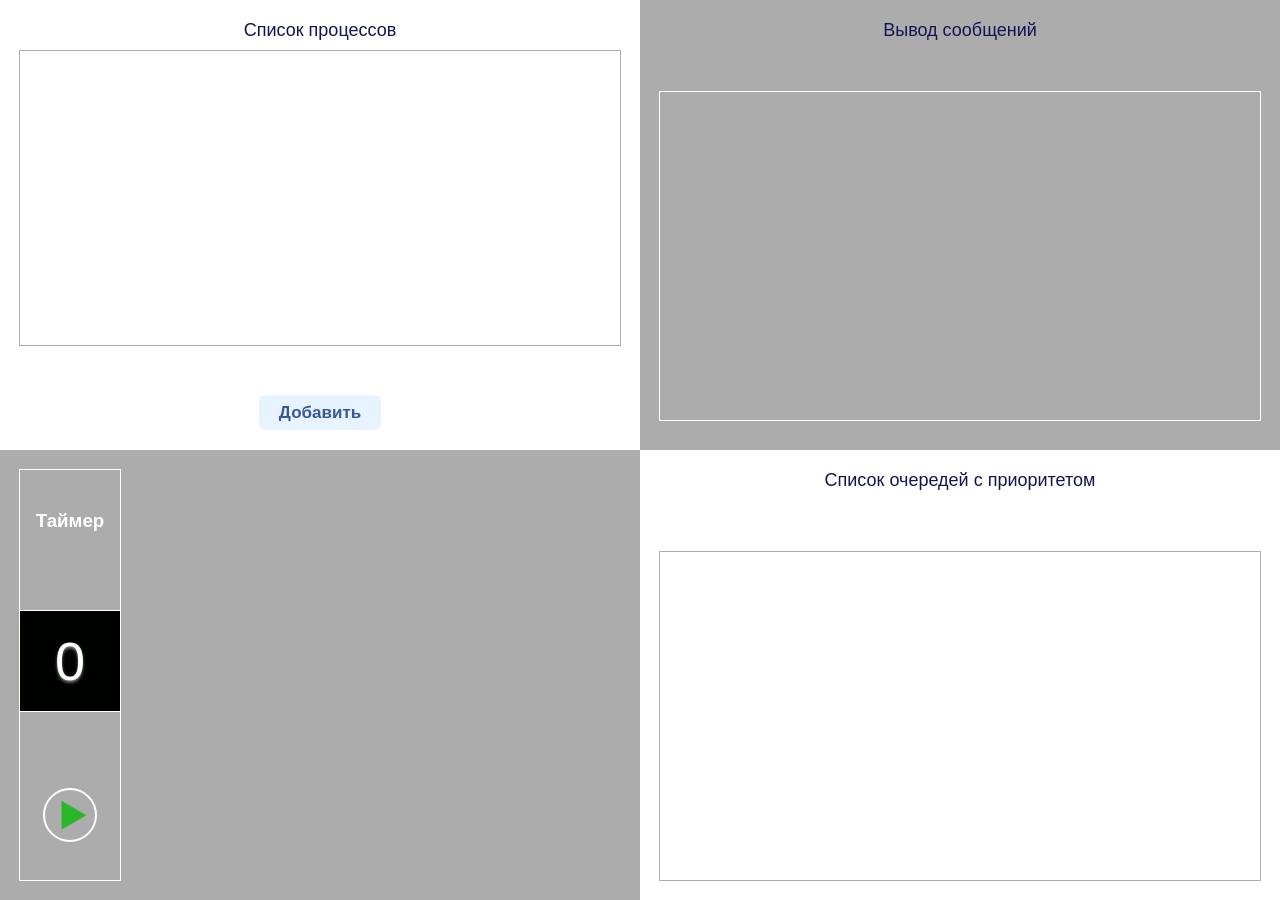
<file: projects/processor_emulator/index.html>
<!DOCTYPE html>
<html lang="ru">
<head>
    <meta charset="UTF-8">
    <meta http-equiv="X-UA-Compatible" content="IE=edge">
    <meta name="viewport" content="width=device-width, initial-scale=1.0">
    <link rel="stylesheet" href="css/normalize.css">
    <link rel="stylesheet" href="css/style.css">
    <title>Курсовая работа</title>

    <script src="main.js" defer></script>
</head>
<body>
    <div id="root" class="main-container">
        <!--  -->
        <div id="process-table-container" class="process-table-container">
            
            <h2 class="block-header">Список процессов</h2>
            <div class="process-table-wrapper">
                <table class="process-table" id="process-table"></table>
            </div>
            <button class="process-table-container__open-popup-btn" id="adding-process-popup-open-btn" type="button">Добавить</button>
        </div>
        <div class="console-container">
            <h2 class="block-header">Вывод сообщений</h2>
            <div class="console-container__entries" id="console-container__entries"></div>
        </div>
        <div class="process-diagram-container" id="process-diagram-container">
            <div class="process-diagram-container__control">
                <h3 class="process-diagram-container__control-timer-header">Таймер</h3>
                <div class="process-diagram-container__control-timer" id="process-diagram-timer-tick">0</div>
                <button class="process-diagram-container__control-start-timer-btn" id="process-diagram-start-timer-btn" type="button"></button>
            </div>
            <div class="process-diagram-container__diagram" id="process-diagram"></div>
                
        </div>
        <div id="process-queues-container" class="process-queues-container">
            <h2 class="block-header">Список очередей с приоритетом</h2>
            <div class="process-queues-table-wrapper">
                <table class="process-queues-table" id="process-queues-table"></table>
            </div>
            
        </div>
        <!--  -->
        <div class="adding-process-popup" id="adding-process-popup">
            <form class="adding-process-form" id="adding-process-form" action="">
                <h3 class="adding-process-form__header">Введите данные о процессе</h3>
                <label class="adding-process-form__label" for="process-name">Название:</label>
                <input class="adding-process-form__input" type="text" value="some process" name="process-name" id="process-name-input" >
                <label class="adding-process-form__label" for="process-priority">Приоритет:</label>
                <input class="adding-process-form__input" type="number" min="1" max="255" value="1" name="process-priority" id="process-priority-input">
                <label class="adding-process-form__label" for="process-time">Время выполнения:</label>
                <input class="adding-process-form__input" type="number" min="1" max="255" value="1" name="process-time" id="process-work-time-input">
                <label class="adding-process-form__label" for="process-arrival-time">Время прибытия:</label>
                <input class="adding-process-form__input" type="number" min="0" value="0" name="process-arrival-time" id="process-arrival-time-input">
                
                <button class="adding-process-form__add-btn" id="adding-process-btn" type="button">Добавить процесс</button>
                <button class="adding-process-form__close-btn" id="adding-process-popup-close-btn" type="button"></button>
            </form>
        </div>
        <!--  -->
    </div>
</body>
</html>
</file>
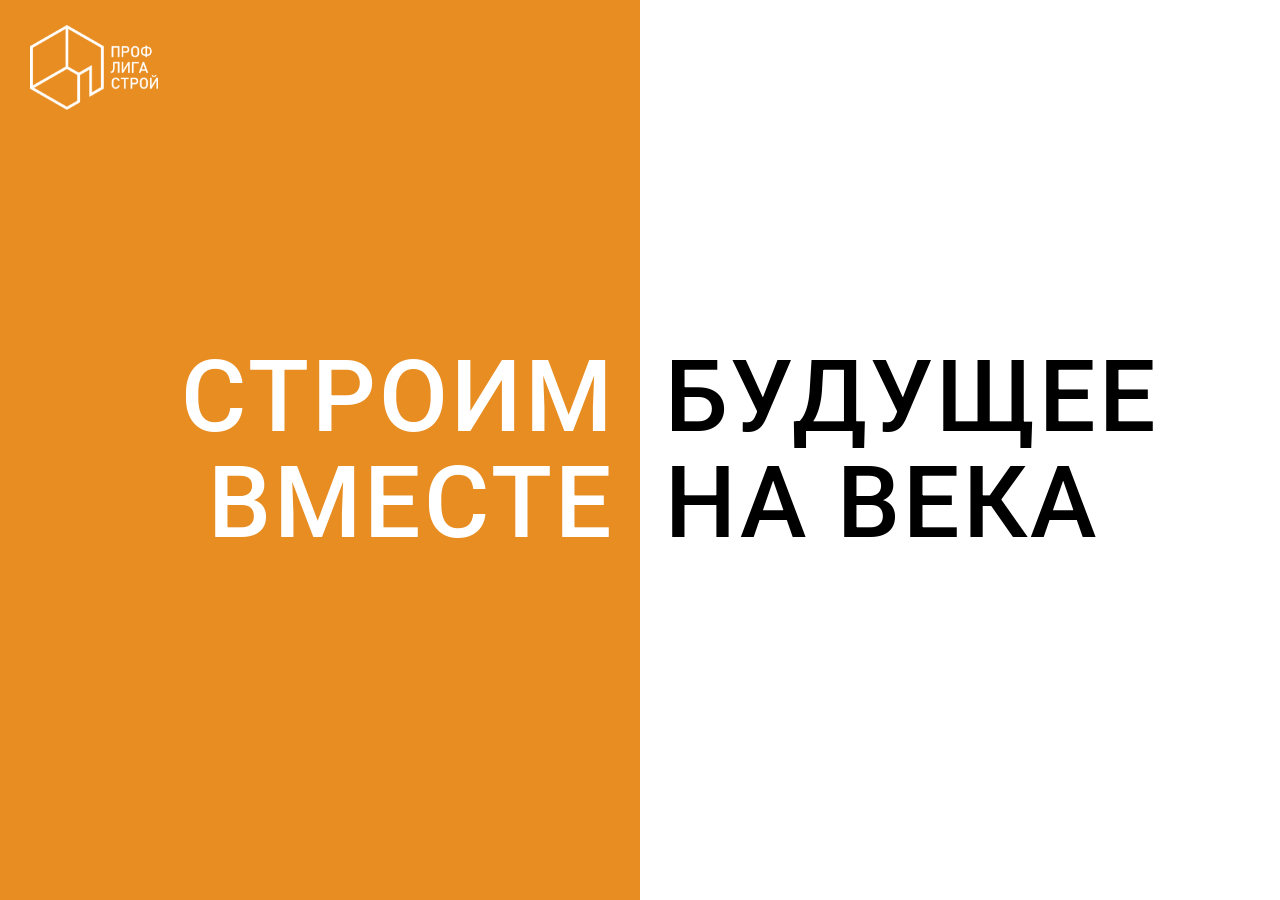
<file: projects/profligastroi/index.html>
<!DOCTYPE html>
<html lang="ru">

<head>
  <meta charset="UTF-8">
  <meta http-equiv="X-UA-Compatible" content="IE=edge">
  <meta name="viewport" content="width=device-width, initial-scale=1.0">
  <meta name="description"
    content="Строительная компания «СК Профлигастрой» предоставляет ряд строительных работ любой сложной.">
  <meta name="keywords" content="строительство, стройка, монтаж, ремонт">
  <title>СК Профлигастрой - строительно-монтажные работы любой сложности</title>
  <link rel="shortcut icon" href="./img/favicon.ico" type="image/x-icon" />
  <!-- fonts -->
  <link rel="preconnect" href="https://fonts.googleapis.com">
  <link rel="preconnect" href="https://fonts.gstatic.com" crossorigin>
  <link href="https://fonts.googleapis.com/css2?family=Roboto:wght@200;300;400;500;700&display=swap" rel="stylesheet">
  <!--  -->
  <link rel="stylesheet" href="css/normalize.css" />
  <link rel="stylesheet" href="css/splide.min.css">
  <link rel="stylesheet" href="css/style.css" />
  <link rel="stylesheet" href="css/desktop.css" />
  <link rel="stylesheet" href="css/mobile-tablet.css" />
  <link rel="stylesheet" href="css/scroll-animation.css">
  <!-- JS -->
  <script src="./js/jquery-1.11.0.min.js"></script>
  <script src="./js/splide.min.js"></script>
  <script src="https://api-maps.yandex.ru/2.1/?apikey=a37614ea-74b8-47b4-8422-9eab03627e68&lang=ru_RU"
    type="text/javascript"></script>
  <script src="./js/yandex-map_init.js"></script>

  <style>
    @media (max-width: 1023px) {
      .main-desktop {
        display: none;
        visibility: hidden;
      }
    }

    @media (min-width: 1024px) {
      .main-mobile-tablet {
        display: none;
        visibility: hidden;
      }
    }

  </style>
</head>

<body>
  <main>
    <!-- 1024-1920px -->
    <div class="main-desktop">
      <!-- ЛЕВЫЙ СЛАЙДЕР БЛОКОВ -->
      <div class="left-col">
        <div id="splide-left" class="splide main-splide splide-left">
          <div class="splide__track main-splide__track">
            <div class="splide__list main-splide__list">
              <!-- ЛЕВЫЙ - 1 -->
              <section class="splide__slide main-splide__slide left-sect-1">
                <span>СТРОИМ ВМЕСТЕ</span>
              </section>
              <!-- ЛЕВЫЙ - 2 -->
              <section class="splide__slide main-splide__slide left-sect-2">

                <div id="tab-splide" class="splide tab-splide">
                  <div class="splide__track tab-splide__track">
                    <ul class="splide__list tab-splide__list">
                      <li class="splide__slide tab-splide__slide"></li>
                      <li class="splide__slide tab-splide__slide"></li>
                      <li class="splide__slide tab-splide__slide"></li>
                    </ul>
                  </div>
                </div>

                <div class="left-sect-2__tabs">
                  <div class="left-sect-2__tab left-sect-2__tab_active">

                    <div class="left-sect-2__subtab">
                      <div class="left-sect-2__tab-btn"></div>
                      <div class="left-sect-2__tab-all-text">
                        <h2 class="left-sect-2__tab-header">СТРОИТЕЛЬСТВО</h2>
                        <p class="left-sect-2__tab-text">Возведение зданий и сооружений, а
                          также их капитальный и текущий ремонт, реконструкция, реставрация и реновация.</p>
                      </div>
                    </div>


                  </div>
                  <div class="left-sect-2__tab">

                    <div class="left-sect-2__subtab">
                      <div class="left-sect-2__tab-btn"></div>
                      <div class="left-sect-2__tab-all-text">
                        <h2 class="left-sect-2__tab-header">РЕМОНТ</h2>
                        <p class="left-sect-2__tab-text">Выполняем строительно-монтажные, электромонтажные,
                          кондиционирование, вентиляционные и охранно-пожарную систематизацию (ОПС) работы.</p>
                      </div>
                    </div>


                  </div>
                  <div class="left-sect-2__tab">

                    <div class="left-sect-2__subtab">
                      <div class="left-sect-2__tab-btn"></div>
                      <div class="left-sect-2__tab-all-text">
                        <h2 class="left-sect-2__tab-header">ОТДЕЛКА</h2>
                        <p class="left-sect-2__tab-text">Комплекс строительных работ, связанных с&nbsp;наружной и
                          внутренней отделкой зданий с&nbsp;целью повышения их эксплуатации.</p>
                      </div>
                    </div>


                  </div>
                </div>
              </section>
              <!-- ЛЕВЫЙ - 3 -->
              <section class="splide__slide main-splide__slide left-sect-3">
                <div class="left-sect-3__text-block">
                  <h2 class="left-sect-3__header-1">Наши преимущества</h2>
                  <h3 class="left-sect-3__header-2">Качество <br>важно</h3>
                  <p class="left-sect-3__text">Развивая нашу компанию, мы постоянно повышаем эффективность процессов и
                    профессионализм наших сотрудников, стараясь предложить нашим Клиентам самые современные решения
                    качества.</p>
                </div>
              </section>
              <!-- ЛЕВЫЙ - 4 -->
              <section class="splide__slide main-splide__slide left-sect-4">
                <div class="left-sect-4__contacts-block">
                  <h2 class="left-sect-4__header">КОНТАКТЫ</h2>
                  <h3 class="left-sect-4__header-2">Главный офис:</h3>
                  <p class="left-sect-4__address">125438, г. Москва, 4-й Лихачевский <br>пер., д.4, стр.4, этаж 4,
                    помещение 1А</p>

                  <a class="left-sect-4__phone-1" href="tel:+74952274050">+7(495)227-40-50</a>
                  <a class="left-sect-4__phone-2" href="tel:+79852274050">+7(985)227-40-50</a>

                  <p class="left-sect-4__email-1">pls-krayushkin@yandex.ru</p>
                  <p class="left-sect-4__email-2">info@profligastroi.ru</p>
                </div>

                <div class="left-sect-4__map" id="desk-map-1"></div>
              </section>
            </div>
          </div>
        </div>
      </div>
      <!-- ПРАВЫЙ СЛАЙДЕР БЛОКОВ -->
      <div class="right-col">
        <div id="splide-right" class="splide main-splide splide-right">
          <div class="splide__track main-splide__track">
            <div class="splide__list main-splide__list">
              <!-- ПРАВЫЙ - 1 -->
              <section class="splide__slide main-splide__slide right-sect-1">
                <span>БУДУЩЕЕ<br>НА ВЕКА</span>
              </section>
              <!-- ПРАВЫЙ - 2 -->
              <section class="splide__slide main-splide__slide right-sect-2">
                <span>ВСЕГДА<br>В СРОК</span>
              </section>
              <!-- ПРАВЫЙ - 3 -->
              <section class="splide__slide main-splide__slide right-sect-3">
                <div class="right-sect-3__text-block">
                  <h2 class="right-sect-3__header-1">ИНФОРМАЦИЯ</h2>
                  <h3 class="right-sect-3__header-2">О нашей <br>компании</h3>
                  <p class="right-sect-3__text">Компания ООО «СК Профлигастрой» основана в 2018 году и оказывает услуги
                    в
                    Москве и Московской области. Развивая нашу компанию, мы постоянно повышаем эффективность процессов и
                    профессионализм наших сотрудников, стараясь предложить нашим Клиентам самые современные решения
                    высокого качества.</p>
                </div>
              </section>
              <!-- ПРАВЫЙ - 4 -->
              <section class="splide__slide main-splide__slide right-sect-4">
                <div class="right-sect-4__splider-wrapper">
                  <div id="btn-splide" class="splide btn-splide">
                    <div class="splide__track btn-splide__track">
                      <ul class="splide__list btn-splide__list">
                        <li class="splide__slide btn-splide__slide" style="background-image: url('./img/btn-slider-img-1.jpg');"></li>
                        <li class="splide__slide btn-splide__slide" style="background-image: url('./img/btn-slider-img-2.jpg');"></li>
                        <li class="splide__slide btn-splide__slide" style="background-image: url('./img/btn-slider-img-3.jpg');"></li>
                        <li class="splide__slide btn-splide__slide" style="background-image: url('./img/btn-slider-img-4.jpg');"></li>
                        <li class="splide__slide btn-splide__slide" style="background-image: url('./img/btn-slider-img-5.jpg');"></li>
                        <li class="splide__slide btn-splide__slide" style="background-image: url('./img/btn-slider-img-6.jpg');"></li>
                        <li class="splide__slide btn-splide__slide" style="background-image: url('./img/btn-slider-img-7.jpg');"></li>
                        <li class="splide__slide btn-splide__slide" style="background-image: url('./img/btn-slider-img-8.jpg');"></li>
                        <li class="splide__slide btn-splide__slide" style="background-image: url('./img/btn-slider-img-9.jpg');"></li>
                        <li class="splide__slide btn-splide__slide" style="background-image: url('./img/btn-slider-img-10.jpg');"></li>
                        <li class="splide__slide btn-splide__slide" style="background-image: url('./img/btn-slider-img-11.jpg');"></li>
                      </ul>
                    </div>
                  </div>
                </div>
                <div class="down-block">
                  <div class="down-block__labels">
                    <p class="down-block__label down-block__label_active">Готовый магазин “Fresh Frost”</p>
                    <p class="down-block__label">Готовый магазин “Fresh Frost”</p>
                    <p class="down-block__label">Готовый магазин “Красное и Белое” с мебелью</p>
                    <p class="down-block__label">Готовый магазин “Красное и Белое” с мебелью</p>
                    <p class="down-block__label">Фасад магазина “Красное и Белое”</p>
                    <p class="down-block__label">Фасад магазина “Красное и Белое”</p>
                    <p class="down-block__label">Строительно-монтажные работы</p>
                    <p class="down-block__label">Строительно-монтажные работы</p>
                    <p class="down-block__label">Ремонт цехов</p>
                    <p class="down-block__label">Электромонтажные работы</p>
                    <p class="down-block__label">Электромонтажные работы</p>
                  </div>
                  <div class="down-block__buttons">
                    <div class="down-block__btn-left" id="splider-btn-left"></div>
                    <div class="down-block__btn-right" id="splider-btn-right"></div>
                  </div>
                </div>

              </section>
              <!-- ПРАВЫЙ - 5 -->
              <section class="splide__slide main-splide__slide right-sect-5">
                <div class="right-sect-5__up-block">
                  <h2 class="right-sect-5__header">ХОТИТЕ С НАМИ РАБОТАТЬ?<br><span
                      class="right-sect-5__header_orange">ЗАПОЛНИТЕ ФОРМУ</span></h2>
                  <form action="/ajax/mail.php" method="POST" class="right-sect-5__form" id="mailForm">
                    <div class="input-label input-label-name">
                      <label class="right-sect-5__form-name-label" id="formNameLabel">&nbsp;</label>
                      <input type="text" placeholder="Представьтесь, пожалуйста" id="formName"
                        class="right-sect-5__form-name">
                    </div>
                    <div class="input-label input-label-phone">
                      <label class="right-sect-5__form-phone-label" id="formPhoneLabel">&nbsp;</label>
                      <input type="tel" placeholder="Телефон" id="formPhone" class="right-sect-5__form-phone">
                    </div>
                    <div class="input-label input-label-email">
                      <label class="right-sect-5__form-email-label" id="formEmailLabel">&nbsp;</label>
                      <input type="email" placeholder="Email" id="formEmail" class="right-sect-5__form-email">
                    </div>
                    <div class="input-label input-label-message">
                      <label class="right-sect-5__form-message-label" id="formMessageLabel">&nbsp;</label>
                      <textarea placeholder="Коротко о вашем проекте" id="formMessage"
                        class="right-sect-5__form-text"></textarea>
                    </div>
                  </form>
                </div>
                <div class="right-sect-5__down-block">
                  <div class="right-sect-5__down-block-btn-container">
                    <input type="button" value="Отправить" id="sendMail" class="right-sect-5__form-btn">
                    <p class="right-sect-5__form-warning">Отправляя форму, вы соглашаетесь с <span
                        class="right-sect-5__form-warning_link">политикой</span> обработки
                      и <span class="right-sect-5__form-warning_link">использования</span> персональных данных.
                    </p>
                  </div>
                  <p class="right-sect-5__copyright">&copy; Copyright ООО «СК Профлигстрой», 2021. All rigchts reserved
                  </p>

                  <a href="https://anivia.ru/" target="_blank" class="right-sect-5__site-dev-logo"><div>Разработка сайта</div><img src="./img/dev_logo.png" alt="anivia"></a>


                </div>

              </section>
            </div>
          </div>
        </div>
      </div>
      <!-- LOGO -->
      <img class="main__logo" src="./img/logo.png" alt="ПрофЛигаСтрой">
    </div>
    <!-- 320-1023px -->
    <div class="main-mobile-tablet">
      <!-- HEADER -->
      <header class="container mob-header">
        <img src="./img/mob-logo.png" alt="ПРОФ ЛИГА СТРОЙ" class="mob-header__logo">
        <div class="mob-header__text">По всем вопросам писать:<br>info@profligastroi.ru</div>
      </header>
      <!-- СЕКЦИЯ РАБОТА-ЗАБОТА -->
      <section class="container mob-work">
        <h2 class="mob-heading mob-work__heading">
          <span>СТРОИТЕЛЬНАЯ РАБОТА</span><br>
          <span class="mob-heading-underline">ЭТО НАША ЗАБОТА</span>
        </h2>
        <p class="mob-work__text">Компания ООО «СК Профлигастрой» основана в 2018 году и оказывает услуги в Москве и
          Московской области.</p>
        <a class="mob-work__call-btn" href="tel:+74952274050">Позвонить</a>
      </section>
      <!-- СЕКЦИЯ УСЛУГИ-->
      <section class="container mob-services">
        <h2 class="mob-heading mob-services__heading"><span class="mob-heading-underline">НАШИ УСЛУГИ</span></h2>
        <div class="mob-services__blocks">
          <div class="mob-services__block">
            <img src="./img/mob-service-1.jpg" alt="чертеж" class="mob-services__block-img">
            <div class="mob-services__block-text">
              <h3 class="mob-services__block-text-heading">ПРОЕКТНЫЕ РАБОТЫ</h3>
              <p class="mob-services__block-text-text">Копмлекс работ по выбору технического решения, оценке типа
                оборудования, расчету систем, составлению чертежей и полной разработке проекта. </p>
            </div>
          </div>
          <div class="mob-services__block">
            <img src="./img/mob-service-2.jpg" alt="строительство" class="mob-services__block-img">
            <div class="mob-services__block-text">
              <h3 class="mob-services__block-text-heading">СТРОИТЕЛЬСТВО ЗДАНИЙ</h3>
              <p class="mob-services__block-text-text">Возведение зданий и сооружений, а также их капитальный и текущий
                ремонт, реконструкция, реставрация и реновация.</p>
            </div>
          </div>
          <div class="mob-services__block">
            <img src="./img/mob-service-3.jpg" alt="отделка" class="mob-services__block-img">
            <div class="mob-services__block-text">
              <h3 class="mob-services__block-text-heading">ОТДЕЛОЧНЫЕ РАБОТЫ</h3>
              <p class="mob-services__block-text-text">Комплекс строительных работ, связанных с наружной и внустринней
                отделкой зданий с целью повышения их эксплуатации.</p>
            </div>
          </div>
          <div class="mob-services__block">
            <img src="./img/mob-service-4.jpg" alt="ремонт" class="mob-services__block-img">
            <div class="mob-services__block-text">
              <h3 class="mob-services__block-text-heading">РЕМОНТНЫЕ РАБОТЫ</h3>
              <p class="mob-services__block-text-text">Комплекс мероприятий по восстановлению работоспособного или
                исправного состояния объекта и восстановлению его ресурса.</p>
            </div>
          </div>
        </div>
      </section>
      <div class="mob-services__bottom-bg"></div>
      <!-- СЕКЦИЯ КАЧЕСТВО -->
      <section class="container mob-quality">
        <h2 class="mob-quality__heading">Качество <span class="mob-quality__heading_orange">важно</span></h2>
        <p class="mob-quality__text">Развивая нашу компанию, мы постоянно повышаем эффективность процессов и
          профессионализм наших сотрудников, стараясь предложить нашим Клиентам самые современные решения высокого
          качества.</p>
        <div class="mob-quality__blocks">
          <div class="mob-quality__block">
            <img src="./img/quality_helmet.png" alt="безопасность" class="mob-quality__block-img">
            <h3 class="mob-quality__block-heading">Безопасность</h3>
            <p class="mob-quality__block-text">Соблюдение норм промышленной безопасности.</p>
          </div>
          <div class="mob-quality__block">
            <img src="./img/quality_price.png" alt="цена" class="mob-quality__block-img">
            <h3 class="mob-quality__block-heading">ЦЕНА</h3>
            <p class="mob-quality__block-text">Гибкая ценовая политика позволяет подобрать оптимальный вариант.</p>
          </div>
          <div class="mob-quality__block">
            <img src="./img/quality_check.png" alt="документация" class="mob-quality__block-img">
            <h3 class="mob-quality__block-heading">ДОКУМЕНТАЦИЯ</h3>
            <p class="mob-quality__block-text">Полный объем исполнительной документации.</p>
          </div>
        </div>
      </section>
      <!-- СЕКЦИЯ КОНТАКТЫ-->
      <section class="container mob-contacts">
        <h2 class="mob-heading mob-contacts__heading"><span class="mob-heading-underline">КОНТАКТЫ</span></h2>
        <h3 class="mob-contacts__subheading">Главный офис:</h3>
        <p class="mob-contacts__address">125438, г. Москва, 4-й Лихачевский пер., д.4, стр.4, этаж 4, помещение 1А</p>
        <div class="mob-contacts__contacts-block">
          <div class="mob-contacts__phones">
            <a class="mob-contacts__phone-1" href="tel:+74952274050">+7(495)227-40-50</a>
            <a class="mob-contacts__phone-2" href="tel:+79852274050">+7(985)227-40-50</a>
          </div>
          <div class="mob-contacts__emails">
            <p class="mob-contacts__email-1">pls-krayushkin@yandex.ru</p>
            <p class="mob-contacts__email-2">info@profligastroi.ru</p>
          </div>
        </div>

      </section>
      <!-- YANDEX MAP -->
      <div class="mob-contacts__map" id="mob-map-1"></div>
      <!-- ФОРМА -->
      <section class="container mob-form-section">
        <h2 class="mob-form-section__header">ХОТИТЕ С НАМИ РАБОТАТЬ?<br>ЗАПОЛНИТЕ ФОРМУ</h2>
        <form action="/ajax/mail.php" method="POST" class="mob-form" id="mob_mailForm">
          <div class="mob-input-label mob-input-label-name">
            <label class="mob-form__name-label" id="mob_formNameLabel">Представьтесь, пожалуйста<span
                id="nameStar">*</span></label>
            <input type="text" id="mob_formName" class="mob-form__name">
          </div>
          <div class="mob-input-label mob-input-label-phone">
            <label class="mob-form__phone-label" id="mob_formPhoneLabel">Телефон<span id="phoneStar">*</span></label>
            <input type="tel" id="mob_formPhone" class="mob-form__phone">
          </div>
          <div class="mob-input-label mob-input-label-email">
            <label class="mob-form__email-label" id="mob_formEmailLabel">Email<span id="emailStar">*</span></label>
            <input type="email" id="mob_formEmail" class="mob-form__email">
          </div>
          <div class="mob-input-label mob-input-label-message">
            <label class="mob-form__message-label" id="mob_formMessageLabel">Коротко о вашем проекте<span
                id="msgStar">*</span></label>
            <textarea id="mob_formMessage" class="mob-form__text"></textarea>
          </div>
        </form>
        <div class="mob-form__btn-container">
          <input type="button" value="Отправить" id="mob_sendMail" class="mob-form__btn">
          <p class="mob-form__warning">Отправляя форму, вы соглашаетесь с <span
              class="mob-form__warning_link">политикой</span> обработки
            и <span class="mob-form__warning_link">использования</span> персональных данных.
          </p>
        </div>
      </section>

      <!--  -->
    </div>
    <!--  -->
    <div class="scroll-anim" id="scroll-anim">
      <img class="scroll-anim__img-up" src="img/scroll_anim_check.png" alt="1">
      <img class="scroll-anim__img-down" src="img/scroll_anim_check.png" alt="2">
    </div>
    <!--  -->
  </main>
  <script src="./js/block-animation.js"></script>
  <script src="./js/formMail.js"></script>
  <script src="./js/mob_formMail.js"></script>
</body>

</html>
</file>
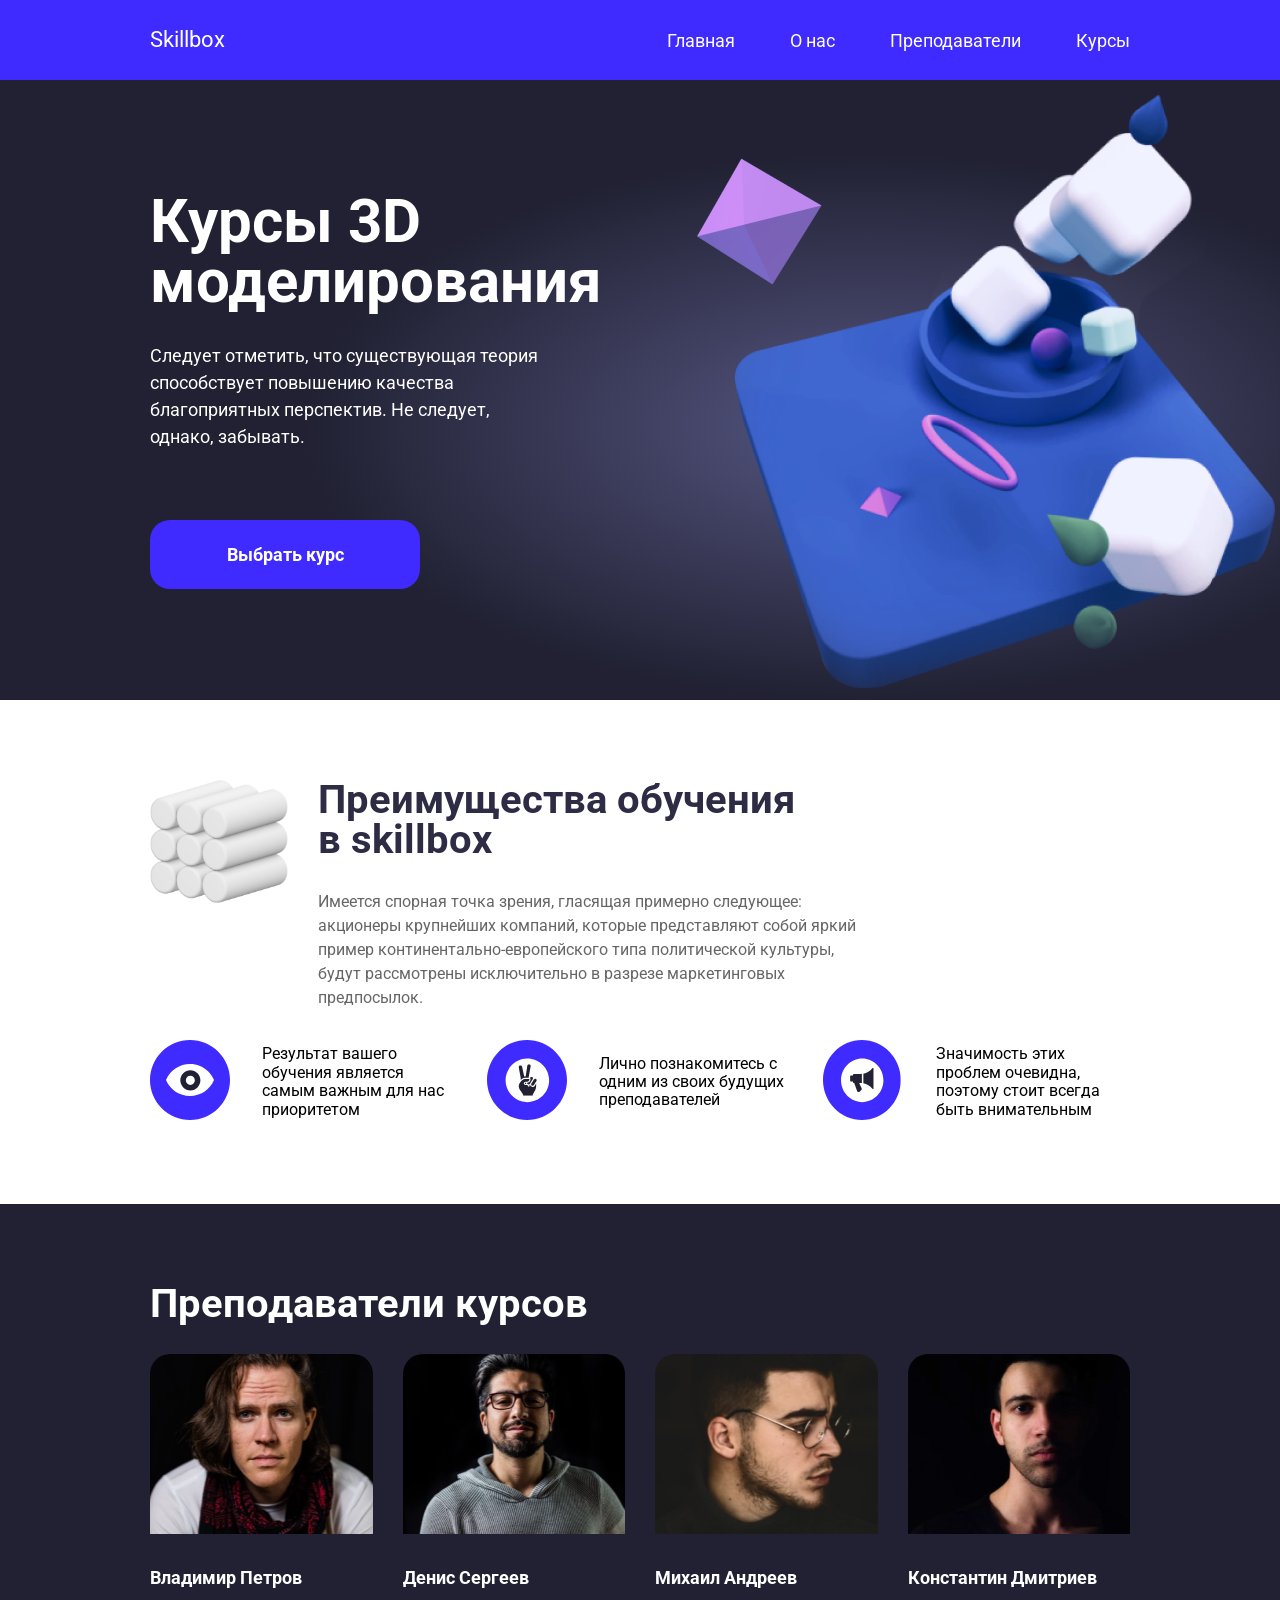
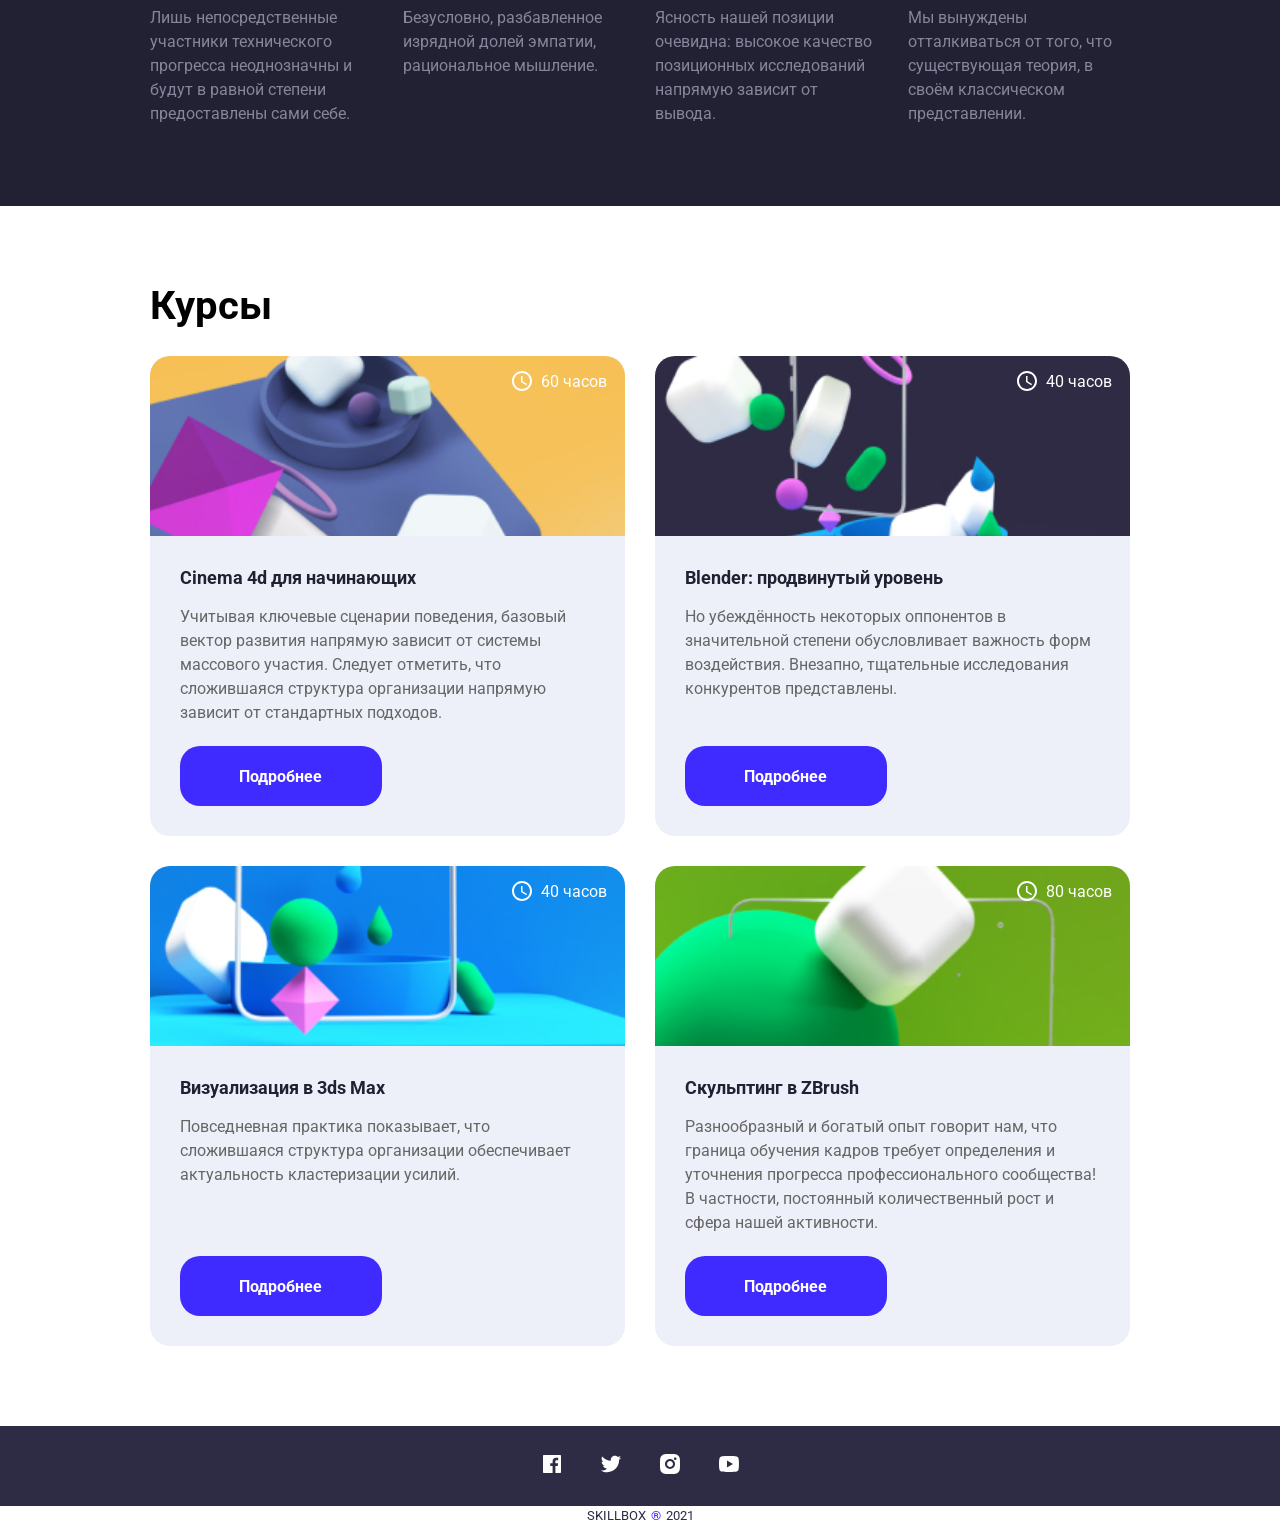
<file: projects/skillbox_layout/index.html>
<!DOCTYPE html>
<html lang="ru">

<head>
  <meta charset="UTF-8">
  <meta http-equiv="X-UA-Compatible" content="IE=edge">
  <meta name="viewport" content="width=device-width, initial-scale=1.0">
  <title>Skillbox</title>
  <link rel="shortcut icon" href="./img/favicon.ico" type="image/x-icon">
  <!-- normalize -->
  <link rel="stylesheet" href="css/normalize.css" />
  <!-- fonts -->
  <link rel="preconnect" href="https://fonts.googleapis.com">
  <link rel="preconnect" href="https://fonts.gstatic.com" crossorigin>
  <link href="https://fonts.googleapis.com/css2?family=Roboto:wght@400;700&display=swap" rel="stylesheet">
  <!-- bootstrap grid -->
  <link rel="stylesheet" href="css/bootstrap-grid.min.css">
  <!-- custom styles -->
  <link rel="stylesheet" href="css/style.css" />
</head>

<body>
  <header class="container-fluid header">
    <div class="header__logo"><a href="#">Skillbox</a></div>
    <nav class="header__nav">
      <img class="header__nav-burger" src="./img/burger.svg" alt="Меню">
      <ul class="header__nav-list">
        <li class="hedaer__nav-item"><a href="#">Главная</a></li>
        <li class="hedaer__nav-item"><a href="#">О&nbsp;нас</a></li>
        <li class="hedaer__nav-item"><a href="#">Преподаватели</a></li>
        <li class="hedaer__nav-item"><a href="#">Курсы</a></li>
      </ul>
    </nav>
  </header>
  <!-- CHOICES_BLOCK -->
  <section class="container-fluid choice-course">
    <div class="row choice-course__text-block">
      <div class="col-12 col-sm-9 col-md-7 col-xl-5">
        <h2 class="choice-course__heading">Курсы 3D моделирования</h2>
        <p class="choice-course__text">Следует отметить, что существующая теория способствует повышению качества
          благоприятных перспектив. Не следует, однако, забывать.</p>
        <input class="choice-course__btn" type="button" value="Выбрать курс">
      </div>
    </div>
  </section>
  <!-- BENEFITS_BLOCK -->
  <section class="container-fluid benefits">
    <div class="row benefits__text">
      <div class="col-0 col-sm-4 col-md-4 col-xl-2 benefits__img-block">
        <img class="benefits__img" src="./img/Vectary_texture.png" alt="Преимущества">
      </div>
      <div class="col-12 col-sm-8 col-md-8 col-xl-7">
        <h2 class="heading benefits__heading">Преимущества обучения в skillbox</h2>
        <p class="benefits__text-p">Имеется спорная точка зрения, гласящая примерно следующее: акционеры крупнейших
          компаний, которые представляют собой яркий пример континентально-европейского типа политической культуры,
          будут рассмотрены исключительно в разрезе маркетинговых предпосылок. </p>
      </div>
    </div>
    <div class="row benefits__markers">
      <div class="col-12 col-sm-4 col-md-4 col-xl-4 benefits__marker">
        <div class="row benefits__marker-item">
          <div class="col-4 col-sm-12 col-md-12 col-xl-4">
            <img src="./img/eye-circle.svg" alt="marker" class="">
          </div>
          <div class="col-8 col-sm-12 col-md-12 col-xl-8 benefits__marker-text-block">
            <p class="benefits__marker-text">Результат вашего обучения является самым
              важным для нас приоритетом</p>
          </div>
        </div>
      </div>
      <div class="col-12 col-sm-4 col-md-4 col-xl-4 benefits__marker">
        <div class="row">
          <div class="col-4 col-sm-12 col-md-12 col-xl-4">
            <img src="./img/fingers-circle.svg" alt="marker" class="">
          </div>
          <div class="col-8 col-sm-12 col-md-12 col-xl-8 benefits__marker-text-block">
            <p class="benefits__marker-text">Лично познакомитесь с одним из своих
              будущих преподавателей</p>
          </div>
        </div>
      </div>
      <div class="col-12 col-sm-4 col-md-4 col-xl-4 benefits__marker">
        <div class="row">
          <div class="col-4 col-sm-12 col-md-12 col-xl-4">
            <img src="./img/megafon-circle.svg" alt="marker" class="">
          </div>
          <div class="col-8 col-sm-12 col-md-12 col-xl-8 benefits__marker-text-block">
            <p class="benefits__marker-text">Значимость этих проблем очевидна,
              поэтому стоит всегда быть внимательным</p>
          </div>
        </div>
      </div>
    </div>
  </section>
  <!-- TEACHERS_BLOCK -->
  <section class="container-fluid teachers">
    <h2 class="heading teachers__heading">Преподаватели курсов</h2>
    <div class="row teachers__blocks">
      <div class="col-12 col-sm-6 col-md-6 col-xl-3 teachers__block">
        <div class="teachers__teacher-photo" style="background-image: url('./img/teacher_1.jpg')"></div>
        <h4 class="teachers__teacher-name">Владимир Петров</h4>
        <p class="teachers__teacher-desc">Лишь непосредственные участники технического прогресса неоднозначны и будут в
          равной степени предоставлены сами себе.</p>
      </div>
      <div class="col-12 col-sm-6 col-md-6 col-xl-3 teachers__block">
        <div class="teachers__teacher-photo" style="background-image: url('./img/teacher_2.jpg')"></div>
        <h4 class="teachers__teacher-name">Денис Сергеев</h4>
        <p class="teachers__teacher-desc">Безусловно, разбавленное изрядной долей эмпатии, рациональное мышление.</p>
      </div>
      <div class="col-12 col-sm-6 col-md-6 col-xl-3 teachers__block">
        <div class="teachers__teacher-photo" style="background-image: url('./img/teacher_3.jpg')"></div>
        <h4 class="teachers__teacher-name">Михаил Андреев</h4>
        <p class="teachers__teacher-desc">Ясность нашей позиции очевидна: высокое качество позиционных исследований
          напрямую зависит от вывода.</p>
      </div>
      <div class="col-12 col-sm-6 col-md-6 col-xl-3 teachers__block">
        <div class="teachers__teacher-photo" style="background-image: url('./img/teacher_4.jpg')"></div>
        <h4 class="teachers__teacher-name">Константин Дмитриев</h4>
        <p class="teachers__teacher-desc">Мы вынуждены отталкиваться от того, что существующая теория, в своём
          классическом представлении.</p>
      </div>
    </div>
  </section>
  <!-- COURSES_BLOCK -->
  <section class="container-fluid courses">
    <h2 class="heading courses__heading">Курсы</h2>
    <div class="row courses__blocks">
      <div class="col-12 col-sm-6 col-md-6 col-xl-6 courses__block">
        <div class="courses__block-content">
          <div class="courses__course-duration"><img src="img/mdi_access_time.svg" alt="Время">60 часов</div>
          <picture class="courses__block-picture">
            <source media="(max-width: 575px)" srcset="./img/bg_1_320.jpg">
            <source media="(max-width: 767px)" srcset="./img/bg_1_576.jpg">
            <source media="(max-width: 1439px)" srcset="./img/bg_1_768.jpg">
            <source media="(min-width: 1440px)" srcset="./img/bg_1_1440.jpg">
            <img src="./img/bg_1_1440.jpg" alt="course">
          </picture>
          <div class="courses__text-content">
            <h3 class="courses__block-heading">Cinema 4d для начинающих</h3>
            <p class="courses__block-text">Учитывая ключевые сценарии поведения, базовый вектор развития напрямую
              зависит
              от системы массового участия. Следует отметить, что сложившаяся структура организации напрямую зависит от
              стандартных подходов.</p>
            <div class="courses__block-detailed-btn">Подробнее</div>
          </div>
        </div>
      </div>

      <div class="col-12 col-sm-6 col-md-6 col-xl-6 courses__block">
        <div class="courses__block-content">
          <div class="courses__course-duration"><img src="img/mdi_access_time.svg" alt="Время">40 часов</div>
          <picture class="courses__block-picture">
            <source media="(max-width: 575px)" srcset="./img/bg_2_320.jpg">
            <source media="(max-width: 767px)" srcset="./img/bg_2_576.jpg">
            <source media="(max-width: 1439px)" srcset="./img/bg_2_768.jpg">
            <source media="(min-width: 1440px)" srcset="./img/bg_2_1440.jpg">
            <img src="./img/bg_2_1440.jpg" alt="course">
          </picture>
          <div class="courses__text-content">
            <h3 class="courses__block-heading">Blender: продвинутый уровень</h3>
            <p class="courses__block-text">Но убеждённость некоторых оппонентов в значительной степени обусловливает
              важность форм воздействия. Внезапно, тщательные исследования конкурентов представлены.</p>
            <div class="courses__block-detailed-btn">Подробнее</div>
          </div>
        </div>
      </div>

      <div class="col-12 col-sm-6 col-md-6 col-xl-6 courses__block">
        <div class="courses__block-content">
          <div class="courses__course-duration"><img src="img/mdi_access_time.svg" alt="Время">40 часов</div>
          <picture class="courses__block-picture">
            <source media="(max-width: 575px)" srcset="./img/bg_3_320.jpg">
            <source media="(max-width: 767px)" srcset="./img/bg_3_576.jpg">
            <source media="(max-width: 1439px)" srcset="./img/bg_3_768.jpg">
            <source media="(min-width: 1440px)" srcset="./img/bg_3_1440.jpg">
            <img src="./img/bg_3_1440.jpg" alt="course">
          </picture>
          <div class="courses__text-content">
            <h3 class="courses__block-heading">Визуализация в 3ds Max</h3>
            <p class="courses__block-text">Повседневная практика показывает, что сложившаяся структура организации
              обеспечивает актуальность кластеризации усилий.</p>
            <div class="courses__block-detailed-btn">Подробнее</div>
          </div>

        </div>
      </div>

      <div class="col-12 col-sm-6 col-md-6 col-xl-6 courses__block">
        <div class="courses__block-content">
          <div class="courses__course-duration"><img src="img/mdi_access_time.svg" alt="Время">80 часов</div>
          <picture class="courses__block-picture">
            <source media="(max-width: 575px)" srcset="./img/bg_4_320.jpg">
            <source media="(max-width: 767px)" srcset="./img/bg_4_576.jpg">
            <source media="(max-width: 1439px)" srcset="./img/bg_4_768.jpg">
            <source media="(min-width: 1440px)" srcset="./img/bg_4_1440.jpg">
            <img src="./img/bg_4_1440.jpg" alt="Курс">
          </picture>
          <div class="courses__text-content">
            <h3 class="courses__block-heading">Скульптинг в ZBrush</h3>
            <p class="courses__block-text">Разнообразный и богатый опыт говорит нам, что граница обучения кадров требует
              определения и уточнения прогресса профессионального сообщества! В частности, постоянный количественный
              рост
              и сфера нашей активности.</p>
            <div class="courses__block-detailed-btn">Подробнее</div>
          </div>

        </div>
      </div>
    </div>
  </section>
  <!-- SOCIALS_BLOCK -->
  <div class="container-fluid socials">
    <a href=""><img src="img/fb.svg" alt="facebook"></a>
    <a href=""><img src="img/twitter.svg" alt="twitter"></a>
    <a href=""><img src="img/inst.svg" alt="instagram"></a>
    <a href=""><img src="img/youtube.svg" alt="youtube"></a>
  </div>
  <!-- SKILLBOX_BLOCK -->
  <div class="container-fluid skillbox-footer">SKILLBOX <span>®</span> 2021</div>
  <!--  -->
  <script src="js/burger.js"></script>
</body>

</html>
</file>
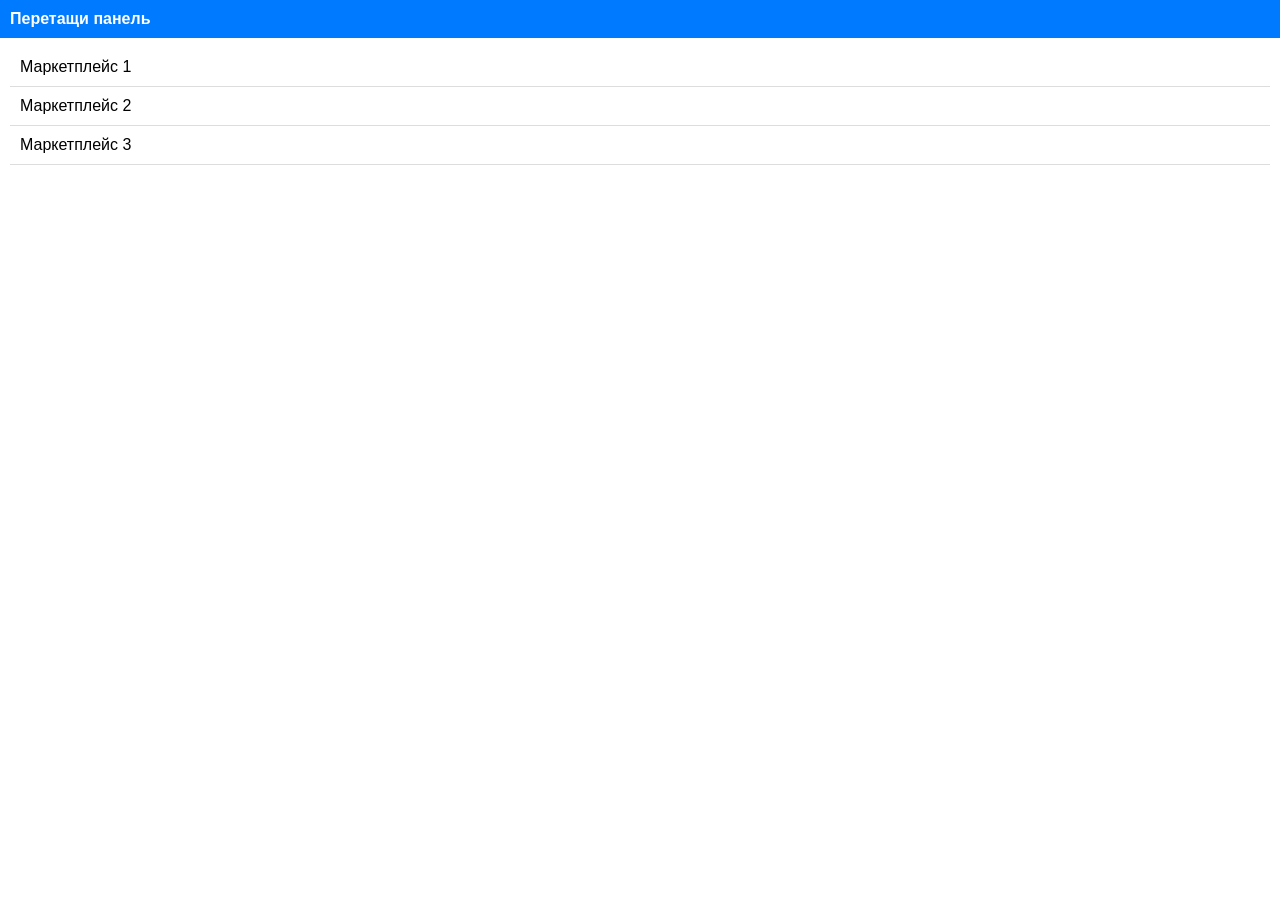
<file: solutions/map_and_list/index.html>
<!DOCTYPE html>
<html lang="en">
<head>
  <meta charset="UTF-8">
  <meta name="viewport" content="width=device-width, initial-scale=1.0">
  <link rel="stylesheet" href="./styles.css">
  <title>Draggable Panel Demo</title>
</head>
<body>
<div id="app-container">
  <div id="map-container"></div>
  <div id="draggable-panel">
    <div id="panel-header">Перетащи панель</div>
    <ul id="item-list">
      <li>Маркетплейс 1</li>
      <li>Маркетплейс 2</li>
      <li>Маркетплейс 3</li>
      <!-- Остальные пункты -->
    </ul>
  </div>
</div>
<script src="./script.js"></script>
</body>
</html>
</file>
<file: font.css>
@font-face {
    /* название шрифта(чтобы не запутаться лучше указать название папки со шрифтом)  */
    font-family: "RalewayRegular"; 
    /* адрес шрифта и тип  */
    src: url("fonts/ofont.ru_Harpseal.ttf") format("truetype"); 
    font-style: normal; 
    font-weight: normal; 
    }
</file>
<file: style.css>
.content__subblock {
    display: flex;
    flex-direction: column;
}


.warning {
    position: fixed;
    top: 50%;
    left: 50%;
    transform: translate(-50%, -50%) rotate(-30deg);
    text-transform: uppercase;   
    font-family: RalewayRegular; 
    font-size: 5vw;
    color: rgba(255,0,0,.5);
  }

  .my-photo {
    position: fixed;
    bottom: 5%;
    right: 5%;
    background-image: url('images/victor.jpg');
    background-size: cover;
    width: 200px;
    height: 200px;
    border-radius: 50%;
    box-shadow: 0px 0px 15px black;
  }

  .my-photo:hover {
      opacity: .6;
      transition: opacity 0.5s;
  }
</file>
<file: projects/art_gallery/css/fonts.css>
@font-face {
    font-family: 'Open Sans';
    src: local('Open Sans'), local('OpenSans'), url('../fonts/opensans.woff2') format('woff2'), url('../fonts/opensans.woff') format('woff'), url('../fonts/opensans.ttf') format('truetype');
    font-weight: 400;
    font-style: normal;
}
@font-face {
    font-family: 'Open Sans';
    src: local('Open Sans Italic'), local('OpenSans-Italic'), url('../fonts/opensansitalic.woff2') format('woff2'), url('../fonts/opensansitalic.woff') format('woff'), url('../fonts/opensansitalic.ttf') format('truetype');
    font-weight: 400;
    font-style: italic;
}
@font-face {
    font-family: 'Open Sans';
    src: local('Open Sans Semibold'), local('OpenSans-Semibold'), url('../fonts/opensanssemibold.woff2') format('woff2'), url('../fonts/opensanssemibold.woff') format('woff'), url('../fonts/opensanssemibold.ttf') format('truetype');
    font-weight: 600;
    font-style: normal;
}

@font-face {
    font-family: 'Open Sans';
    src: local('Open Sans Bold'), local('OpenSans-Bold'), url('../fonts/opensansbold.woff2') format('woff2'), url('../fonts/opensansbold.woff') format('woff'), url('../fonts/opensansbold.ttf') format('truetype');
    font-weight: 700;
    font-style: normal;
}
</file>
<file: projects/art_gallery/css/simplebar.css>
[data-simplebar] {
  position: relative;
  flex-direction: column;
  flex-wrap: wrap;
  justify-content: flex-start;
  align-content: flex-start;
  align-items: flex-start;
}

.simplebar-wrapper {
  overflow: hidden;
  width: inherit;
  height: inherit;
  max-width: inherit;
  max-height: inherit;
}

.simplebar-mask {
  direction: inherit;
  position: absolute;
  overflow: hidden;
  padding: 0;
  margin: 0;
  left: 0;
  top: 0;
  bottom: 0;
  right: 0;
  width: auto !important;
  height: auto !important;
  z-index: 0;
}

.simplebar-offset {
  direction: inherit !important;
  box-sizing: inherit !important;
  resize: none !important;
  position: absolute;
  top: 0;
  left: 0;
  bottom: 0;
  right: 0;
  padding: 0;
  margin: 0;
  -webkit-overflow-scrolling: touch;
}

.simplebar-content-wrapper {
  direction: inherit;
  box-sizing: border-box !important;
  position: relative;
  display: block;
  height: 100%; /* Required for horizontal native scrollbar to not appear if parent is taller than natural height */
  width: auto;
  max-width: 100%; /* Not required for horizontal scroll to trigger */
  max-height: 100%; /* Needed for vertical scroll to trigger */
  scrollbar-width: none;
  -ms-overflow-style: none;
}

.simplebar-content-wrapper::-webkit-scrollbar,
.simplebar-hide-scrollbar::-webkit-scrollbar {
  width: 0;
  height: 0;
}

.simplebar-content:before,
.simplebar-content:after {
  content: ' ';
  display: table;
}

.simplebar-placeholder {
  max-height: 100%;
  max-width: 100%;
  width: 100%;
  pointer-events: none;
}

.simplebar-height-auto-observer-wrapper {
  box-sizing: inherit !important;
  height: 100%;
  width: 100%;
  max-width: 1px;
  position: relative;
  float: left;
  max-height: 1px;
  overflow: hidden;
  z-index: -1;
  padding: 0;
  margin: 0;
  pointer-events: none;
  flex-grow: inherit;
  flex-shrink: 0;
  flex-basis: 0;
}

.simplebar-height-auto-observer {
  box-sizing: inherit;
  display: block;
  opacity: 0;
  position: absolute;
  top: 0;
  left: 0;
  height: 1000%;
  width: 1000%;
  min-height: 1px;
  min-width: 1px;
  overflow: hidden;
  pointer-events: none;
  z-index: -1;
}

.simplebar-track {
  z-index: 1;
  position: absolute;
  right: 0;
  bottom: 0;
  pointer-events: none;
  overflow: hidden;
}

[data-simplebar].simplebar-dragging .simplebar-content {
  pointer-events: none;
  user-select: none;
  -webkit-user-select: none;
}

[data-simplebar].simplebar-dragging .simplebar-track {
  pointer-events: all;
}

.simplebar-scrollbar {
  position: absolute;
  left: 0;
  right: 0;
  min-height: 10px;
}

.simplebar-scrollbar:before {
  position: absolute;
  content: '';
  background: black;
  border-radius: 7px;
  left: 2px;
  right: 2px;
  opacity: 0;
  transition: opacity 0.2s linear;
}

.simplebar-scrollbar.simplebar-visible:before {
  /* When hovered, remove all transitions from drag handle */
  opacity: 0.5;
  transition: opacity 0s linear;
}

.simplebar-track.simplebar-vertical {
  top: 0;
  width: 11px;
}

.simplebar-track.simplebar-vertical .simplebar-scrollbar:before {
  top: 2px;
  bottom: 2px;
}

.simplebar-track.simplebar-horizontal {
  left: 0;
  height: 11px;
}

.simplebar-track.simplebar-horizontal .simplebar-scrollbar:before {
  height: 100%;
  left: 2px;
  right: 2px;
}

.simplebar-track.simplebar-horizontal .simplebar-scrollbar {
  right: auto;
  left: 0;
  top: 2px;
  height: 7px;
  min-height: 0;
  min-width: 10px;
  width: auto;
}

/* Rtl support */
[data-simplebar-direction='rtl'] .simplebar-track.simplebar-vertical {
  right: auto;
  left: 0;
}

.hs-dummy-scrollbar-size {
  direction: rtl;
  position: fixed;
  opacity: 0;
  visibility: hidden;
  height: 500px;
  width: 500px;
  overflow-y: hidden;
  overflow-x: scroll;
}

.simplebar-hide-scrollbar {
  position: fixed;
  left: 0;
  visibility: hidden;
  overflow-y: scroll;
  scrollbar-width: none;
  -ms-overflow-style: none;
}
</file>
<file: projects/art_gallery/css/tippy-scale.css>
.tippy-box[data-animation=scale][data-placement^=top]{transform-origin:bottom}.tippy-box[data-animation=scale][data-placement^=bottom]{transform-origin:top}.tippy-box[data-animation=scale][data-placement^=left]{transform-origin:right}.tippy-box[data-animation=scale][data-placement^=right]{transform-origin:left}.tippy-box[data-animation=scale][data-state=hidden]{transform:scale(.5);opacity:0}
</file>
<file: projects/art_gallery/css/style.css>
@import url('_common.css');
@import url('_keyframes.css');
@import url('_ht-container.css');
@import url('_hd-container.css');
@import url('_hero-container.css');
@import url('_about-container.css');
@import url('_gallery-container.css');
@import url('_catalog-container.css');
@import url('_events-container.css');
@import url('_projects-container.css');
@import url('_contacts-container.css');
@import url('_footer-container.css');
</file>
<file: projects/art_gallery/css/media.css>
@import url('_common_media.css');
@import url('_ht-container_media.css');
@import url('_hd-container_media.css');
@import url('_hero-container_media.css');
@import url('_about-container_media.css');
@import url('_gallery-container_media.css');
@import url('_catalog-container_media.css');
@import url('_events-container_media.css');
@import url('_projects-container_media.css');
@import url('_contacts-container_media.css');
@import url('_footer-container_media.css');
</file>
<file: projects/hotel_lagoona/css/fonts.css>
@font-face {
  font-family: "Muller";
  font-weight: 500;
  font-style: normal;

  src: url("../fonts/MullerMedium.woff2") format("woff2"),
    url("../fonts/MullerMedium.woff") format("woff");
  font-display: swap;
}

@font-face {
  font-family: "Muller";
  font-weight: normal;
  font-style: normal;

  src: url("../fonts/MullerRegular.woff2") format("woff2"),
    url("fonts/MullerRegular.woff") format("woff");
  font-display: swap;
}

@font-face {
  font-family: "Muller";
  font-weight: 800;
  font-style: normal;

  src: url("../fonts/MullerBold.woff2") format("woff2"),
    url("../fonts/MullerBold.woff") format("woff");
  font-display: swap;
}

@font-face {
  font-family: "Muller";
  font-weight: 100;
  font-style: normal;

  src: url("../fonts/MullerLight.woff2") format("woff2"),
    url("../fonts/MullerLight.woff") format("woff");
  font-display: swap;
}
</file>
<file: projects/hotel_lagoona/css/style.css>
:root {
  --background-color: #f1f1f1;

  --light-orange: #cc9933;
  --dark-orange: #a47312;
  --white: #ffffff;
  --grey-c: #cccccc;
  --grey-9: #999999;
  --grey-6: #666666;
  --grey-3: #333333;
}

body {
  max-width: 100%;
}

* {
  box-sizing: border-box;
  margin: 0;
  padding: 0;
}

*:focus-visible {
  outline-width: 0;
}

a {
  text-decoration: none;

  color: inherit;
}

/* common styles */

.heading {
  margin-left: 40px;

  color: var(--grey-3);

  font-size: 40px;
  font-weight: normal;
  line-height: 40px;
}

.white-orange-btn {
  box-sizing: border-box;
  height: 42px;
  padding: 13px 20px;

  cursor: pointer;
  transition: background 0.3s ease;
  transition: transform 0.3s ease;

  color: var(--light-orange);
  border: 1px solid var(--light-orange);
  border-radius: 10px;
  background: var(--white);

  font-size: 16px;
  line-height: 16px;
}

.white-orange-btn:hover {
  transform: scale(1.05);

  color: var(--white);
  background: var(--light-orange);
}

.white-orange-btn:active {
  background: var(--dark-orange);
}

body {
  display: flex;
  align-items: center;
  flex-direction: column;
  justify-content: center;

  width: 1920px;

  background: var(--background-color);

  font-family: "Muller", sans-serif;
}

/* 1 Шапка*/

.header {
  width: 1170px;
  height: 154px;
  margin-top: 30px;
}

.header__block {
  display: flex;
  align-items: center;

  width: 1170px;
  height: 54px;
}

.header__logo {
  width: 261px;
  height: 54px;

  border-radius: 15px;
}

.header__phone {
  margin-left: 30px;
  padding: 5px;

  transition: color 0.3s ease;

  color: var(--grey-6);

  font-size: 20px;
  font-weight: 500;
  line-height: 20px;
}

.header__phone:hover,
.header__phone:focus {
  color: var(--light-orange);
}

.header__phone:focus {
  box-sizing: border-box;

  outline: 1px solid var(--light-orange);
}

.header__phone:active {
  color: var(--dark-orange);
}

.header__personal-office {
  margin-right: 0;
  margin-left: auto;
  padding: 5px;

  transition: color 0.3s ease;
  transition: opacity 0.3s ease;

  color: var(--light-orange);

  font-size: 16px;
  line-height: 16px;
}

.header__personal-office:hover {
  opacity: 0.7;
}

.header__personal-office:focus {
  box-sizing: border-box;

  opacity: 1;
  outline: 1px solid var(--light-orange);
}

.header__personal-office:active {
  opacity: 1;
  color: var(--dark-orange);
}

.header__personal-office::before {
  width: 21px;
  height: 12px;
  margin-right: 7px;

  content: url("../img/arrow_right.svg");
}

.header__links {
  display: flex;
  align-items: center;
  justify-content: left;

  width: 1170px;
  height: 70px;
  margin-top: 30px;

  background: var(--white);
}

.header__header__links {
  display: flex;
  align-items: center;
  justify-content: left;
}

/* 1.2 Меню */

.header__nav {
  display: flex;
  align-items: center;
  justify-content: left;

  list-style-type: none;
}

.header__nav__item {
  margin-left: 45px;
  padding: 27px 0;

  cursor: pointer;

  color: var(--grey-6);

  font-size: 16px;
  line-height: 16px;
}

.header__nav__item:hover {
  transition: color 0.3s ease;

  color: var(--light-orange);
}

.header__vert-line {
  margin-left: 56px;
}

.header__button {
  display: flex;
  align-items: center;
  flex: none;
  flex-direction: row;
  flex-grow: 0;
  justify-content: center;
}

.header__want-tour {
  order: 0;

  width: 107px;
  margin-left: 56px;
}

.header__need-call {
  order: 1;

  width: 177px;
  margin-right: 45px;
  margin-left: auto;
}

/* 2 Спец предложения*/

.spec-offers {
  width: 1169px;
  margin-top: 70px;
}

.spec-offers__block-group {
  display: flex;
  flex-direction: row;
}

.spec-offers__block {
  border-radius: 15px;
}

.spec-offers__block::before {
  position: absolute;
  top: 0;
  right: 0;
  bottom: 0;
  left: 0;

  content: "";

  border-radius: 15px;
  background: linear-gradient(
    90deg,
    rgba(48, 64, 89, 0.84) -2.9%,
    rgba(53, 65, 83, 0) 65.7%
  );
}

.spec-offers__place {
  position: relative;

  width: 573px;
  height: 258px;
  margin-top: 20px;
}

.spec-offers__place:first-child {
  background-image: url("../img/spec_offers_1.png");
}

.spec-offers__place:last-child {
  margin-top: 23px;

  background-image: url("../img/spec_offers_2.png");
}

.spec-offers__rooms {
  position: relative;

  width: 573px;
  height: 540px;
  margin-top: 20px;
  margin-left: 23px;

  background-image: url("../img/spec_offers_3.jpg");
}

.spec-offers__block-heading {
  position: absolute;
  top: 40px;
  left: 40px;

  width: 299px;
  height: 80px;

  color: var(--white);

  font-size: 40px;
  font-weight: bold;
  line-height: 40px;
}

.spec-offers__block-heading__lux {
  top: 210px;

  font-size: 60px;
  font-weight: bold;
  line-height: 60px;
}

.spec-offers__price-text {
  position: absolute;
  bottom: 103px;
  left: 40px;

  width: 299px;

  opacity: 0.8;
  color: var(--white);

  font-size: 20px;
  line-height: 20px;
}

.spec-offers__price-text__lux {
  font-size: 30px;
  line-height: 30px;
}

.spec-offers__detailed {
  position: absolute;
  bottom: 40px;
  left: 40px;

  color: #ffcc66;

  font-size: 16px;
  line-height: 16px;
}

.spec-offers__detailed::after {
  position: absolute;
  right: -18px;

  content: url("../img/angle_right.svg");
}

.spec-offers__detailed:hover {
  color: white;
}

/* 3 О нас*/

.about-us {
  width: 1169px;
  margin-top: 70px;
}

.about-us__container {
  width: 888px;
  margin-top: 10px;
}

.about-us__text {
  font-size: 16px;
  line-height: 200%;
}

/* 4 Услуги*/

.services {
  width: 1169px;
  margin-top: 70px;

  font-size: 0;
}

.services__block {
  display: inline-block;

  width: 573px;
  height: 330px;
  margin-top: 23px;

  border: none;
  border-radius: 15px;
  background: var(--white);
  background-repeat: no-repeat;
}

.services__block:nth-child(-n + 2) {
  margin-top: 20px;
}

.services__block:nth-child(2n) {
  margin-left: 23px;
}

.services__block-img {
  width: 100%;

  border-top-left-radius: 12px;
  border-top-right-radius: 12px;
}

.services__block-heading {
  display: inline-block;

  max-width: 100%;
  margin-top: 35px;
  margin-left: 45px;
  padding-right: 20px;

  color: var(--light-orange);
  background-image: url("../img/angle_right2.svg");
  background-repeat: no-repeat;
  background-position: right;

  font-size: 22px;
  font-weight: 500;
  line-height: 32px;
}

.services__block-heading:hover {
  opacity: 0.7;
}

.services__block-heading:active {
  opacity: 1;
  color: var(--dark-orange);
}

.services__block-text {
  padding: 0 45px;

  color: var(--grey-3);

  font-family: "Muller", sans-serif;
  font-size: 16px;
  font-weight: 500;
  line-height: 32px;
}

/* 5 Преимущества*/

.advantages {
  width: 1169px;
  margin-top: 70px;

  font-size: 0;
}

.advantages__container {
  display: flex;
  align-items: stretch;
  flex-wrap: wrap;
  flex-direction: row;
}

.advantages__block {
  display: inline-block;
  width: 275px;

  margin-bottom: 24px;
  margin-left: 22px;

  border-radius: 12px;
  background-color: var(--white);
}

.advantages__block:nth-child(4n-3) {
  margin-left: 0;
}

.advantages__block:nth-child(-n + 4) {
  margin-top: 30px;
}

.advantages__block-img {
  height: 59px;
  margin-top: 45px;
  margin-left: 45px;
}

.advantages__block-text {
  margin-top: 16px;
  margin-bottom: 40px;
  padding: 0 45px;

  color: var(--grey-3);

  font-size: 16px;
  font-weight: normal;
  line-height: 32px;
}

/* 6 Размещение*/

.placing {
  width: 1169px;
  margin-top: 70px;

  font-size: 0;
}

.placing__container {
  display: flex;
  flex-wrap: wrap;
}

.placing__block {
  position: relative;

  width: 373px;
  height: 441px;
  margin-top: 22px;
  margin-left: 25px;

  border-radius: 12px;
  background-color: var(--white);
}

.placing__block:nth-child(-n + 3) {
  margin-top: 30px;
}

.placing__block:nth-child(3n-2) {
  margin-left: 0;
}

.placing__block-img {
  width: 100%;

  border-top-left-radius: 12px;
  border-top-right-radius: 12px;
}

.placing__block-img_last {
  border-radius: 12px;
}

.placing__block-stars {
  position: absolute;
  right: 45px;
  bottom: 175px;
}

.placing__stars-img {
  width: 14px;
  margin-left: 1px;
}

.placing__text {
  margin-top: 25px;
  padding: 0 45px;

  color: var(--grey-3);

  font-size: 16px;
  font-weight: normal;
  line-height: 32px;
}

.placing__text-from {
  color: #969696;
}

.placing__text-price {
  font-size: 22px;
  font-weight: 800;
}

.placing__text-city-country {
  color: #999999;
}

.placing__btn-numbers {
  position: absolute;
  bottom: 40px;
  left: 45px;
}

.placing__block:last-child {
  background-image: url("../img/41.jpg");
  background-repeat: no-repeat;
  background-position: center;
}

.placing__see-all {
  margin-top: 373px;
  margin-left: 54px;

  width: 265px;

  color: var(--white);
  background-image: url("../img/arrow_right_white.svg");
  background-repeat: no-repeat;
  background-position: right;

  font-size: 20px;
  font-weight: 500;
  line-height: 200%;

  display: block;
}

.placing__see-all:hover {
  text-decoration: underline;
}

.placing__see-all::after {
  content: "";
  position: absolute;
  top: 0;
  left: 0;
  height: 100%;
  width: 100%;
  display: block;
}


/* 6+ Форма*/

.want-tour {
  width: 1170px;
  margin-top: 70px;

  border-radius: 15px;
  background: #e9e9e9;
}

.heading__want-tour {
  margin-top: 38px;
}

.want-tour__form {
  display: flex;
  align-items: center;

  width: 1080px;
  height: 106px;
  margin: auto;
  margin-top: 20px;
  margin-bottom: 70px;
  padding: 0 8px;

  border-radius: 15px;
  background: var(--white);
}

.want-tour__form-column {
  position: relative;

  height: 50px;
  margin-left: 20px;
}

.want-tour__form-column {
  padding-left: 20px;

  border-left: 1px solid #e1e1e1;
}

.want-tour__form-column:first-child {
  padding: 0;

  border-left: 0px solid #e1e1e1;
}

.want-tour__form-column:last-child {
  margin-left: 30px;
  padding-left: 25px;
}

.want-tour__city {
  width: 169px;
}

.want-tour__country {
  width: 190px;
}

.want-tour__choice-city,
.want-tour__choice-country {
  border: none;
  background-image: url("../img/angle_down_black.svg");
  background-repeat: no-repeat;
  background-position: right;

  appearance: none;
  -moz-appearance: none;
  -webkit-appearance: none;
}

.want-tour__choice-date {
  display: block;

  appearance: none;
  -moz-appearance: none;
  -webkit-appearance: none;
}

.want-tour__choice-city,
.want-tour__choice-country,
.want-tour__choice-date,
.want-tour__choice-nights-number,
.want-tour__choice-tourists-number {
  width: 100%;
  margin-top: 15px;

  color: black;
  border: none;
  outline: none;

  font-size: 16px;
  line-height: 16px;
}

.want-tour__choice-city:hover::after,
.want-tour__choice-country:hover::after {
  cursor: pointer;
}

.want-tour__choice-nights-number,
.want-tour__choice-tourists-number {
  border-bottom: 1px solid var(--grey-c);
}

.want-tour__choice-nights-number::-webkit-inner-spin-button,
.want-tour__choice-tourists-number::-webkit-inner-spin-button,
.want-tour__choice-tourists-number::-webkit-outer-spin-button,
.want-tour__choice-nights-number::-webkit-outer-spin-button {
  opacity: 1;
}

.want-tour__form-date-block,
.want-tour__form-nights-block,
.want-tour__form-tourists-block {
  width: 142px;
}

.want-tour__form-searching-block {
  width: 160px;
}

.want-tour__form-column-label {
  color: black;

  font-size: 12px;
  line-height: 12px;
}

.want-tour__btn {
  height: 100%;
  margin: auto;
  padding: 0 30px;
}

/* 7 Контакты */

.contacts {
  width: 1168px;
  margin-top: 70px;
}

.contacts__block {
  display: flex;
  flex-wrap: wrap;

  height: 618px;
  margin-top: 25px;

  border-radius: 15px;
  background-color: white;
}

.contacts__info {
  width: 375px;
  height: 528px;
  margin-top: 45px;
  margin-left: 45px;
}

.contacts__photo {
  width: 653px;
  height: 528px;
  margin-top: 45px;
  margin-left: 50px;

  border-radius: 10px;
  background: url("../img/lagoona_hotels.jpg");
}

.contacts__info-block {
  display: flex;
  flex-wrap: wrap;

  width: 100%;
  height: 72px;

  border-bottom: 1px solid #c4c4c4;
}

.contacts__info-block:not(:first-child) {
  margin-top: 25px;
}

.contacts__info-block:nth-child(3) {
  height: 122px;
}

.contacts__info-heading {
  display: block;

  width: 145px;
  height: 100%;

  color: black;

  font-family: Muller;
  font-size: 20px;
  font-weight: bold;
  line-height: 20px;
}

.contacts__info-text {
  display: flex;
  flex-direction: column;

  width: 229px;
  height: 100%;

  color: black;

  font-size: 16px;
  font-weight: normal;
  font-style: normal;
  line-height: 150%;
}

.contacts__info-email,
.contacts__info-phone {
  color: var(--light-orange);
}

.contacts__email-label {
  color: var(--grey-9);
}

.contacts__btn-build-route {
  height: auto;
  margin-top: 45px;
  padding: 27px 29px;

  font-weight: bold;
}

.contacts__info-phone:hover,
.contacts__info-email:hover {
  opacity: 0.7;
}

.contacts__info-phone:focus,
.contacts__info-email:focus {
  box-sizing: border-box;

  opacity: 1;
  outline: 1px solid var(--light-orange);
}

.contacts__info-phone:active,
.contacts__info-email:active {
  opacity: 1;
  color: var(--dark-orange);
  outline-width: 0px;
}

/* 8 Подвал*/

.footer {
  position: relative;

  display: flex;
  overflow: hidden;
  flex-wrap: wrap;

  width: 1168px;
  margin-top: 70px;
  padding: 44px 52px;

  border-radius: 15px;
  background-color: var(--grey-3);
}

.footer__sun {
  position: absolute;
  top: 113px;
  right: 175px;
}

.footer__info {
  width: 320px;

  color: white;

  font-size: 16px;
  line-height: 190%;
}

.footer__info-text_link:hover {
  text-decoration: underline;
}

.footer__info-text_orange {
  color: var(--light-orange);
}

.footer__contacts {
  width: 360px;
  margin-left: 102px;
}

.footer__contacts-text {
  display: flex;
  flex-direction: column;

  color: var(--light-orange);

  font-size: 16px;
  line-height: 190%;
}

.footer__contacts-address {
  color: white;
}

.footer__socials {
  width: 25px;
  margin-right: 0px;
  margin-left: auto;
}

.footer__social-img:not(first-child) {
  margin-top: 20px;
}

.footer__social-img:hover,
.footer__social-img:focus {
  width: auto;

  fill: var(--light-orange);
}

.footer__social-img:active {
  fill: var(--dark-orange);
}

.footer__contacts-phone:hover,
.footer____contacts-email:hover {
  opacity: 0.7;
}

.footer__contacts-phone:focus,
.footer__contacts-email:focus {
  box-sizing: border-box;

  opacity: 1;
  outline: 1px solid var(--light-orange);
}

.footer__contacts-phone:active,
.footer__contacts-email:active {
  opacity: 1;
  color: var(--dark-orange);
  outline-width: 0px;
}
</file>
<file: projects/monopoly/css/style.css>
html {
    overflow: hidden;
}

:root {
    --distance1: 0;
    --distance2: 0;
    --distance3: 0;
    --distance4: 0;
    --distance5: 0;
    --path1: '';
    --cell-size: 7.692%; /* (100/11)% размер маленького поля относительно длины стороны поля*/
   
  }

body {
    height:100%;
    width:100%;
    background-color:#000000;
    
}

.game {
    margin: 0 auto;
    width: 1100px;
    height:100%;
    background-color:#192124;
    display: flex;
}

.players-block {
    height: 100%;
    max-width: 30%;
    background-color:#293d44;
    flex-grow: 1;
    flex-shrink: 1;
    display: flex;
    flex-direction: column;
    justify-content: center;
    align-items:center;
}

/* const player_bg_colors = ["#d32020","#07b354","#1e92eb","#a20dff","#dbde23",];
const player_border_colors = ["#862a2a","#177842","#2475b3","#6c1c9e","#9fa127",] */


.player-block {
    height:18vmin;
    
    width:90%;
    margin-top:10px;
    background-color:#192124;

    display: flex;
    justify-content: center;
    align-items:center;
    flex-direction: column;

    position: relative;
}

.player-block span {
    color: #FFF;
    font-size: 20px;
}

.player-block .name-text {
    color:#FFF;
    font-size: 20px;
}

.player-block .money-text {
    color:#FFF;
    font-size: 30px;
}

.player-block .money-text::before {
    content: "$";
    color:#838383;
}

.player-block .money-text::after {
    content: "k";
    color:#838383;
}
/* const player_bg_colors = ["#d32020","#07b354","#1e92eb","#a20dff","#dbde23",];
const player_border_colors = ["#862a2a","#177842","#2475b3","#6c1c9e","#9fa127",] */
.active:nth-child(1) {
    background-color:#d32020;
    outline: 5px solid #862a2a;
}
.active:nth-child(2) {
    background-color:#07b354;
    outline: 5px solid #177842;
}
.active:nth-child(3) {
    background-color:#1e92eb;
    outline: 5px solid #2475b3;
}
.active:nth-child(4) {
    background-color:#a20dff;
    outline: 5px solid #6c1c9e;
}
.active:nth-child(5) {
    background-color:#dbde23;
    outline: 5px solid #9fa127;
}

.timer-text {
    font-size: 15px !important;

    height: 35px;
    width: 35px;

    border-radius: 50%;
    background-color: rgba(0,0,0,0.3);

    display: flex;
    justify-content: center;
    align-items:center;
    flex-direction: column;

    position: absolute;
    top:30px;
    left:30px;
}

.player-is-loser {
    opacity: 0.5;
}

.game-block {
    width: 100vmin;
    height:100%;
    display: flex;
    align-items: center;
    justify-content: center;
}

.chat-block{
    position:absolute;
    background-color:#192124;
    overflow-y: scroll;
    overflow-x: hidden;
    outline: 2px solid #192124;;

    transition-duration: 3s;

}
.chat-block::-webkit-scrollbar {display: none;}



.chat-block p {
    color: white;
    font-size: 15px;
    margin-left: 10px;
    margin-top:15px;
}

/* .roll-dice-btn {
    width:144px;
    height: 72px;
    position: absolute;
    bottom: 200px;
    left: 250px;
    
} */

.modal-block.open {
    opacity: 1;
    z-index: 1000;
}

.modal-block {
    opacity: 0;
    z-index: -1;
    margin-left: 50%;
    transform: translate(-50%);
    position:absolute;
    
    background-color:#fff;
    border-radius: 10px;

    transition-duration: 0.3s;
    display: flex;
    flex-direction: column;
    justify-content: space-between;
}


.modal-header, .modal-body, .modal-footer {
    height: 100%;
    width: 90%;
    padding-top: 3%;
    padding-left: 5%;
    padding-right: 5%;
    display: flex;
    align-items: center;
    justify-content: center;
}

.modal-header{
    font-size: 30px;
    color:#293d44;
}

.modal-body {
    font-size: 15px;
    color:#838383;
}

.modal-body p span {
    background-color: rgb(236, 197, 22);
    color:rgb(74, 75, 18);
    padding: 2px 5px;
    border-radius: 5px;
}

.modal-footer {
    padding-bottom: 3%;
    font-size: 20px;
    color: #fff;
    display: flex;
    justify-content: space-between;
}

.modal-title {
    font-size: 30px;
}

.modal-text {

}

.modal-btn {
    width: 100%;
    height: 100%;
    background-color:rgb(0, 211, 165);
    display: flex;
    align-items: center;
    justify-content: center;
    cursor: pointer;
    border-radius: 4px;
}

.modal-small-btn {
    width: 47.5%;
}

.play-field {
    width: 90%;
    height:90%;
    background-color: #fbffff;
    position: relative;
    outline: 5px solid lime;
}

.play-cell {
    outline: 2px solid #2d2e38;
    position: absolute;
    display: flex;
    flex-direction: column;
    align-items: center;
    justify-content: center;
    background: #fff;
}

.play-cell div {
    background: center/contain no-repeat; 
    height: 70%;
    width:80%;
}


.play-cell img {
    max-width: 90%;
    max-height: 90%;
}
.play-cell-1 div {
    background-image: url(../images/brands/special/start.png);
    height: 100%;
    width:100%;
}
.play-cell-2 div {
    background-image: url(../images/brands/1/chanel.svg);
}
.play-cell-3 div {
    background-image: url(../images/brands/special/chance_rotated_right.png);
}
.play-cell-4 div {
    background-image: url(../images/brands/1/hugo_boss.svg);
}
.play-cell-5 div {
    background-image: url(../images/brands/special/tax_income.png);
}
.play-cell-6 div {
    background-image: url(../images/brands/0/audi.svg);
}
.play-cell-7 div {
    background-image: url(../images/brands/2/adidas.svg);
}
.play-cell-8 div {
    background-image: url(../images/brands/special/chance_rotated_right.png);
}
.play-cell-9 div {
    background-image: url(../images/brands/2/puma.svg);
}
.play-cell-10 div {
    background-image: url(../images/brands/2/lacoste.svg);
}
.play-cell-11 div {
    background-image: url(../images/brands/special/jail.png);
    height: 100%;
    width:100%;
}
.play-cell-12 div {
    background-image: url(../images/brands/3/vk.svg);
}
.play-cell-13 div {
    background-image: url(../images/brands/9/rockstar_games.svg);
}
.play-cell-14 div {
    background-image: url(../images/brands/3/facebook.svg);
}
.play-cell-15 div {
    background-image: url(../images/brands/3/twitter.svg);
}
.play-cell-16 div {
    background-image: url(../images/brands/0/mercedes.svg);
}
.play-cell-17 div {
    background-image: url(../images/brands/4/coca_cola.svg);
}
.play-cell-18 div {
    background-image: url(../images/brands/special/chance_rotated_right.png);
}
.play-cell-19 div {
    background-image: url(../images/brands/4/pepsi.svg);
}
.play-cell-20 div {
    background-image: url(../images/brands/4/fanta.svg);
}
.play-cell-21 div {
    background-image: url(../images/brands/special/jackpot.svg);
    height: 100%;
    width:100%;
}
.play-cell-22 div {
    background-image: url(../images/brands/5/american_airlines.svg);
}
.play-cell-23 div {
    background-image: url(../images/brands/special/chance_rotated_right.png);
}
.play-cell-24 div {
    background-image: url(../images/brands/5/lufthansa.svg);
}
.play-cell-25 div {
    background-image: url(../images/brands/5/british_airways.svg);
}
.play-cell-26 div {
    background-image: url(../images/brands/0/ford.svg);
}
.play-cell-27 div {
    background-image: url(../images/brands/6/mcdonalds.svg);
}
.play-cell-28 div {
    background-image: url(../images/brands/6/burger_king.svg);
}
.play-cell-29 div {
    background-image: url(../images/brands/9/rovio.svg);
}
.play-cell-30 div {
    background-image: url(../images/brands/6/kfc.svg);
}
.play-cell-31 div {
    background-image: url(../images/brands/special/goToJail.png);
    height: 100%;
    width:100%;
}
.play-cell-32 div {
    background-image: url(../images/brands/7/holiday_inn.svg);
}
.play-cell-33 div {
    background-image: url(../images/brands/7/radisson_blu.svg);
}
.play-cell-34 div {
    background-image: url(../images/brands/special/chance_rotated_left.png);
}
.play-cell-35 div {
    background-image: url(../images/brands/7/novotel.svg);
}
.play-cell-36 div {
    background-image: url(../images/brands/0/land_rover.svg);
}
.play-cell-37 div {
    background-image: url(../images/brands/special/tax_luxury.png);
}
.play-cell-38 div {
    background-image: url(../images/brands/8/apple.svg);
}
.play-cell-39 div {
    background-image: url(../images/brands/special/chance_rotated_left.png);
}
.play-cell-40 div {
    background-image: url(../images/brands/8/nokia.svg);
}

.rot-270{
    transform: rotate(270deg);
    transform-origin: top left;
}




.red-player, .green-player, .blue-player, .yellow-player, .purple-player {
    width: 40px;
    height: 40px;
    border-radius: 50%;
    position: absolute;
    top: 0%;
    left: 0%;
    
    transition: 0.6s ease-in-out;

    offset-path: path(var(--path1));
}
.red-player{
    offset-distance: calc(var(--distance1, 50) * 1%);
    margin-top: 0px;
    margin-left: -5px;
}
.green-player{
    offset-distance: calc(var(--distance2, 50) * 1%);
    margin-top: -5px;
    margin-left: 0px; 
} 

.blue-player{
    offset-distance: calc(var(--distance3, 50) * 1%);
    margin-top: 0px;
    margin-left: 5px;
}

.purple-player{
    offset-distance: calc(var(--distance4, 50) * 1%);
    margin-top: 5px;
    margin-left: 0px;
} 

.yellow-player{
    offset-distance: calc(var(--distance5, 50) * 1%);

}



.red-text {
    color:rgb(190, 20, 20)
}

.green-text {
    color:#177842;
}

.blue-text {
    color:#2475b3;
}

.purple-text {
    color: #6c1c9e;
}

.yellow-text {
    color: #9fa127;
}

/* для полей */
.light-red-bg {
    background-color:#ea8280;
}

.light-green-bg {
    background-color:#b8e58d;
}

.light-blue-bg {
    background-color:#6ec5ef;
}

.light-purple-bg {
    background-color: #bda1f0;
}

.light-yellow-bg {
    background-color: #f6fa00;
}

/* для фона чилсенной информации полей */

.red-bg- {/* мона 0 */
background-color: #d84552;
}
.pink-bg- {/* мона 1 */
    background-color: #ec87c0;
}

.orange-bg- {/* мона 2 */
    background-color: #dfb438;
}

.cyan-bg- {/* мона 3 */
    background-color: #35bc9b;
}

.blue-bg- {/* мона 4 */
    background-color: #4a89da;
}

.green-bg- {/* мона 5 */
    background-color: #8bc151;
}

.light-blue-bg- {/* мона 6 */
    background-color: #4ec1e8;
}

.purple-bg- {/* мона 7 */
    background-color: #947bd9;
}

.grey-bg- {/* мона 8 */
    background-color: #656d77;
}

.cherry-bg- {/* мона 9 */
    background-color: #7e1f0e;
}





/* background: center/contain no-repeat; */
</file>
<file: projects/processor_emulator/css/style.css>
@import url('variables.css');
@import url('keyframes.css');

@import url('main.css');

@import url('process_table.css');
@import url('console.css');
@import url('process_queues.css');
@import url('process_diagram.css');
@import url('adding_process_popup.css');

@import url('media_requests.css');
</file>
<file: projects/profligastroi/css/style.css>
:root {
  --orange: #e88d21;
  --white: white;
  --dark-gray: #212121;
  --dark-gray-38: #383838;
  --black: black;
  --tab-slider-animation-time: 0.5s;
}

body {
  font-family: 'Roboto', sans-serif;
  background-color: var(--white);
}

/* YANDEX MAP */

.ymaps-2-1-79-map {
  width: 100% !important;
}

[class*='ground-pane'] {
  filter: grayscale(1);
}

/*  */
</file>
<file: projects/profligastroi/css/desktop.css>
@media (max-width: 1023px) {
  .main-desktop {
    display: none;
    visibility: hidden;
  }

  .scroll-anim {
    display: none;
  }
}

/* ПОЗИЦИОНИРОВАНИЕ УПРАВЛЯЕМЫХ БЛОКОВ */

.main-desktop {
  display: flex;
  overflow: hidden;
  flex-direction: row;

  width: 100%;
  /* 1920px; */
  height: 100vh;
  /* 1124px; */
  margin: 0 auto;
}

.left-col,
.right-col {
  width: 50%;
  height: 100%;
}

.splide-left,
.splide-right {
  width: 100%;
  height: 100%;
}

.main-splide__track,
.main-splide__list,
.main-splide__slide {
  height: 100vh !important;
}

.main-splide__slide {
  display: flex;
  align-items: center;
}

/* ЦВЕТА БЛОКОВ (ФОНА И ТЕКСТА) */

.left-sect-1,
.left-sect-4 {
  color: var(--white);
  background-color: var(--orange);
}

.left-sect-2,
.left-sect-3,
.right-sect-4,
.right-sect-5 {
  color: var(--white);
  background-color: var(--dark-gray);
}

.right-sect-2 {
  color: var(--orange);
  background-color: var(--dark-gray);
}

.right-sect-1,
.right-sect-3 {
  color: var(--black);
  background-color: var(--white);
}

/* БЛОКИ С НЕСКОЛЬКИМИ СЛОВАМИ (1 ЛЕВЫЙ, 2 ПРАВЫХ) */

.left-sect-1,
.right-sect-1,
.right-sect-2 {
  font-size: 148px;
  font-weight: 500;
  font-style: normal;
  line-height: 106%;

  letter-spacing: .03em;
  text-transform: uppercase;
}

.left-sect-1 {
  position: relative;

  padding-right: 25px;

  text-align: right;
}

.main__logo {
  position: absolute;
  top: 25px;
  left: 30px;

  display: block;

  width: 10%;
}

.right-sect-1,
.right-sect-2 {
  padding-left: 25px;

  text-align: left;
}

/* БЛОК TAB-СЛАЙДЕР (ЛЕВЫЙ-2) */

.left-sect-2 {
  align-items: flex-start;
  flex-direction: column;
}

.tab-splide {
  width: 100%;
  height: calc(100% - 471px);
}

.tab-splide__track,
.tab-splide__list,
.tab-splide__slide {
  width: 100%;
  height: 100%;
}

.tab-splide__slide:nth-child(1) {
  background-image: url('../img/tab-slider-img-1.jpg');
}

.tab-splide__slide:nth-child(2) {
  background-image: url('../img/tab-slider-img-2.jpg');
}

.tab-splide__slide:nth-child(3) {
  background-image: url('../img/tab-slider-img-3.jpg');
}

.tab-splide__slide {
  background-repeat: no-repeat;
  background-position: center;
  background-position-y: 0;
  background-size: cover;
}

.left-sect-2__tabs {
  display: flex;
  flex-direction: column;

  width: 100%;
  height: 471px;
}

.left-sect-2__tab {
  position: relative;

  width: 100%;
  height: 139px;
  cursor: pointer;
  box-sizing: border-box;

}


.left-sect-2__tab_active {
  height: 196px;

}

.left-sect-2__subtab {
  position: absolute;

  display: flex;
  justify-content: space-between;
  align-items: center;
  flex-direction: row;

  width: 100%;
  height: 139px;
  bottom: 0;
  padding: 30px 43px;
  box-sizing: border-box;

  transition: height ease var(--tab-slider-animation-time),
    background-color ease var(--tab-slider-animation-time);

}

.left-sect-2__tab_active .left-sect-2__subtab {
  height: 196px;
  background-color: var(--orange);
  transition: height ease var(--tab-slider-animation-time),
    background-color ease var(--tab-slider-animation-time);
}



.left-sect-2__tab-btn {
  align-self: flex-start;
  flex-shrink: 0;

  box-sizing: border-box;
  width: 78px;
  height: 78px;

  transition: transform ease var(--tab-slider-animation-time);

  border: 4px solid var(--white);
  border-radius: 50%;
  background-image: url('../img/white-triangle-pointer-down.png');
  background-repeat: no-repeat;
  background-position: center;
  background-position-y: 28px;
}

.left-sect-2__tab_active .left-sect-2__tab-btn {
  transition: transform ease var(--tab-slider-animation-time);
  transform: rotate(180deg);
}

.left-sect-2__tab-all-text {
  display: flex;
  flex-direction: column;
  justify-content: center;
  height: 100%;
  width: 66%;
}

.left-sect-2__tab-header {

  font-size: 38px;
  font-weight: 400;
  font-style: normal;
  line-height: 45px;

  text-align: right;
  text-transform: uppercase;

  color: var(--white);
}

.left-sect-2__tab-text {
  font-size: 25px;
  font-weight: 200;
  font-style: normal;
  line-height: 121.3%;

  text-align: right;


  color: var(--white);

  height: 0;
  opacity: 0;

  transition: height ease var(--tab-slider-animation-time), opacity ease 300ms;
}

.left-sect-2__tab_active .left-sect-2__tab-text {
  height: auto;
  opacity: 1;
  transition: height ease var(--tab-slider-animation-time),
    opacity ease var(--tab-slider-animation-time);

}


/* БЛОК ИНФОРМАЦИЯ О НАШЕЙ КОМПАНИИ (ПРАВЫЙ-3)
 И БЛОК НАШИ ПРЕИМУЩЕСТВА (ЛЕВЫЙ-3) */

.right-sect-3 {
  background-image: url('../img/orange_stripies_triangle.png');
}

.left-sect-3 {
  background: var(--dark-gray) url('../img/orange_solid_triangle.png');
}

.right-sect-3,
.left-sect-3 {
  background-repeat: no-repeat;
  background-position: bottom;

  background-size: 100% 30%;

}

.right-sect-3__text-block,
.left-sect-3__text-block {
  display: flex;
  flex-direction: column;

  box-sizing: border-box;
  width: 100%;
  height: 100%;
  padding: 90px 38px;
}

.left-sect-3__text-block {
  align-items: flex-end;

  text-align: right;
}

.right-sect-3__header-1,
.left-sect-3__header-1 {
  margin-top: 35px;
  font-size: 37px;
  font-weight: 500;
  line-height: 125%;

  display: block;

  letter-spacing: .03em;
  text-transform: uppercase;

  color: var(--orange);
}

.right-sect-3__header-2,
.left-sect-3__header-2 {
  font-size: 45px;
  font-weight: 500;
  line-height: 100%;

  display: block;

  margin-top: 35px;

  letter-spacing: .03em;
  text-transform: uppercase;
}

.right-sect-3__header-2 {
  color: var(--dark-gray);
}

.left-sect-3__header-2 {
  color: var(--white);
}

.left-sect-3__text,
.right-sect-3__text {
  font-size: 28px;
  line-height: 125%;

  display: block;
  width: 71%;
  margin-top: 40px;
}

.left-sect-3__text {
  color: var(--white);
}

.right-sect-3__text {
  color: var(--black);
}

/* БЛОК КОНТАКТЫ-КАРТА (ЛЕВЫЙ-4) edit*/

.left-sect-4 {
  display: block;
}

.left-sect-4__contacts-block {
  display: flex;
  align-items: flex-end;
  justify-content: flex-start;
  flex-direction: column;

  box-sizing: border-box;
  width: 100%;
  height: 70%;
  padding: 0 37px;
  padding-top: 150px;
}

.left-sect-4__map {
  width: 100%;
  height: 30%;
}

.left-sect-4__header {
  font-size: 50px;
  font-weight: 700;
  line-height: 59px;

  text-align: right;
  text-transform: uppercase;
}

.left-sect-4__header-2 {
  margin-top: 40px;
  text-transform: uppercase;
}

.left-sect-4__address {
  margin-top: 6px;
}

.left-sect-4__phone-1 {
  position: relative;

  margin-top: 50px;
}

.left-sect-4__phone-1::after {
  position: absolute;
  top: 3px;
  left: -33px;

  width: 28px;
  height: 28px;

  content: "";
  background-image: url('../img/phone.png');
  background-size: contain;
  background-repeat: no-repeat;
}

.left-sect-4__phone-2 {
  margin-top: 15px;
}

.left-sect-4__email-1 {
  position: relative;

  margin-top: 50px;
}

.left-sect-4__email-1::after {
  position: absolute;
  top: 6px;
  left: -38px;

  width: 32px;
  height: 32px;

  content: "";
  background-image: url('../img/mail.png');
  background-size: contain;
  background-repeat: no-repeat;
}

.left-sect-4__email-2 {
  margin-top: 10px;
}

.left-sect-4__header-2,
.left-sect-4__address,
.left-sect-4__phone-1,
.left-sect-4__phone-2,
.left-sect-4__email-1,
.left-sect-4__email-2 {
  font-size: 30px;
  font-weight: 300;
  font-style: normal;
  line-height: 35px;

  text-align: right;
}

/* БЛОК С ФОРМОЙ (ПРАВЫЙ-5) edit*/
.right-sect-5 {
  display: flex;
  align-items: flex-start;
  flex-direction: column;

  box-sizing: border-box;
  padding: 0 37px;

}

.right-sect-5__up-block {
  width: 100%;
  height: 70%;
  display: flex;
  flex-direction: column;
  justify-content: space-between;
  padding-top: 150px;
  box-sizing: border-box;
}

.right-sect-5__down-block {
  width: 100%;
  height: 30%;
  display: flex;
  align-items: flex-start;
  flex-direction: column;
  justify-content: space-between;

}

.right-sect-5__down-block-btn-container {
  display: flex;
  flex-direction: row;
  justify-content: space-between;
  width: 60%;
}

.right-sect-5__header {
  font-size: 50px;
  font-weight: 700;
  line-height: 59px;
}

.right-sect-5__header_orange {
  color: var(--orange);
}

.right-sect-5__form {
  display: flex;
  flex-direction: row;
  flex-wrap: wrap;
  justify-content: space-between;

  width: 60%;
}

.input-label {
  display: flex;
  flex-direction: column;
}

.input-label-name {
  width: 100%;
  height: 60px;
  margin-bottom: 35px;
}

.input-label-phone {
  width: calc(50% - 18px);
  height: 60px;
  margin-bottom: 35px;
}

.input-label-email {
  width: calc(50% - 18px);
  height: 60px;
  margin-bottom: 35px;
  margin-left: 35px;
}

.input-label-message {
  width: 100%;
  height: 188px;
}

.right-sect-5__form-name,
.right-sect-5__form-phone,
.right-sect-5__form-email,
.right-sect-5__form-text {
  height: 100%;
  width: 100%;
}

.right-sect-5__form-btn {
  font-size: 25px;
  font-weight: 500;
  line-height: 29px;

  box-sizing: border-box;
  margin-top: 25px;
  padding: 14px 21px;

  cursor: pointer;
  text-align: center;

  color: var(--white);
  border-radius: 10px;
  background-color: var(--orange);
}

.right-sect-5__form-name,
.right-sect-5__form-phone,
.right-sect-5__form-email,
.right-sect-5__form-text {
  font-size: 29px;
  line-height: 34px;

  padding: 12px;
}

.right-sect-5__form-name::placeholder,
.right-sect-5__form-phone::placeholder,
.right-sect-5__form-email::placeholder,
.right-sect-5__form-text::placeholder {
  font-size: 29px;
  line-height: 34px;

  margin: 0;

  color: rgba(33, 33, 33, .45);
}

.right-sect-5__form-name-label,
.right-sect-5__form-phone-label,
.right-sect-5__form-email-label,
.right-sect-5__form-message-label {
  display: block;
  height: 15px;
  width: 100%;
  font-style: normal;
  font-weight: normal;
  font-size: 14px;
  line-height: 133.19%;
  color: var(--orange);
  margin-bottom: 5px;
}

.right-sect-5__form-warning {
  font-size: 14px;
  line-height: 133.19%;

  width: calc(100% - 180px);
  margin-top: 35px;

  color: var(--white);
}

.right-sect-5__form-warning_link {
  text-decoration: underline;
}

.right-sect-5__copyright {
  font-size: 12px;
  line-height: 135.19%;

  margin-top: auto;

  text-align: center;
  letter-spacing: .03em;

  color: var(--white);
  margin-bottom: 10px;
}

.right-sect-5__site-dev-logo {
  font-size: 12px;
  margin-bottom: 40px;
  display: flex;
  flex-direction: row;
}

.right-sect-5__site-dev-logo img {
  margin-left: 25px;
}

/* КНОПОЧНЫЙ СЛАЙДЕР (ПРАВЫЙ-4) */

.right-sect-4 {
  align-items: flex-start;
  flex-direction: column;
}

.right-sect-4__splider-wrapper {
  width: 100%;
  height: calc(100% - 115px);
}

.btn-splide,
.btn-splide__track,
.btn-splide__list,
.btn-splide__slide {
  width: 100%;
  height: 100%;
}

/* .btn-splide__slide:nth-child(1) {
  background-image: url('../img/btn-slider-img-1.jpg');
} */

/* .btn-splide__slide:nth-child(2) {
  background-image: url('../img/btn-slider-img-2.jpg');
} */

.btn-splide__slide {
  background-repeat: no-repeat;
  background-position: center;
  background-size: cover;
}

.down-block {
  display: flex;
  align-items: center;
  flex-direction: row;
  justify-content: space-between;

  width: 100%;
  height: 115px;
}

.down-block__labels {
  font-size: 25px;
  line-height: 32px;

  font-weight: 200;
  font-style: normal;
  line-height: 32px;

  position: relative;

  box-sizing: border-box;
  width: calc(100% - 267px - 55px);
  height: 100%;

  color: var(--white);
}

.down-block__label {
  position: absolute;

  display: flex;
  align-items: center;

  width: 100%;
  height: 100%;
  padding-left: 55px;

  transition: opacity ease-in-out .5s;

  opacity: 0;
  background: var(--dark-gray);
}

.down-block__label_active {
  opacity: 1;
}

.down-block__buttons {
  display: flex;
  flex-direction: row;
  justify-content: space-between;
  width: 267px;
  height: 78px;
}

.down-block__btn-left,
.down-block__btn-right {
  width: 78px;
  height: 78px;

  cursor: pointer;

  border-radius: 50%;
  background-repeat: no-repeat;
  background-position: center;
}

.down-block__btn-left {
  background: url('../img/black-triangle-pointer-left.png') 26px no-repeat var(--white);
  margin-left: 35px;
}

.down-block__btn-right {
  background: url('../img/black-triangle-pointer-right.png') 32px no-repeat var(--white);
  margin-right: 35px;
}

/* -------------------------------------------- */
/* -------------------------------------------- */
/* АДАПТИВНОСТЬ 1920х 1440x 1280x 1024x*/
/* -------------------------------------------- */
/* -------------------------------------------- */

/* ЛЕВЫЙ - 1, ПРАВЫЙ - 1, ПРАВЫЙ - 2 */


.left-sect-1,
.right-sect-1,
.right-sect-2 {
  font-size: 80px;
}

.left-sect-1::before {
  height: 80px;
}


@media (min-width: 1280px) {

  .left-sect-1,
  .right-sect-1,
  .right-sect-2 {
    font-size: 100px;
  }

  .left-sect-1::before {
    height: 100px;
  }
}

@media (min-width: 1440px) {

  .left-sect-1,
  .right-sect-1,
  .right-sect-2 {
    font-size: 120px;
    line-height: 106%;
  }

  .left-sect-1::before {
    height: 156px;
  }
}

@media (min-width: 1920px) {

  .left-sect-1,
  .right-sect-1,
  .right-sect-2 {
    font-size: 148px;
  }
}

/* TAB-SLIDER ЛЕВЫЙ-2 */

@media (max-width: 1680px) {
  .left-sect-2__tab-header {

    font-size: 28px;
    line-height: 34px;
  }

  .left-sect-2__tab-text {
    font-size: 18px;
    margin-top: 10px;
  }

  .tab-splide {
    height: calc(100% - 350px);
  }

  .left-sect-2__tabs {
    height: 350px;
  }

  .left-sect-2__tab {
    height: 102px;
  }


  .left-sect-2__tab_active {
    height: 145px;
  }

  .left-sect-2__subtab {
    height: 102px;
    padding: 20px 25px;
  }

  .left-sect-2__tab_active .left-sect-2__subtab {
    height: 145px;
    background-color: var(--orange);
  }

  .left-sect-2__tab-btn {
    width: 50px;
    height: 50px;
    border: 3px solid var(--white);
    background-repeat: no-repeat;
    background-position: center;
    background-position-y: 18px;
    background-size: 14px 11px;
  }
}

@media (max-width: 1440px) {
  .left-sect-2__subtab {
    padding: 20px 20px;
  }

  .left-sect-2__tab-all-text {
    width: 72%;
  }

  .left-sect-2__tab-header {
    font-size: 22px;
    line-height: 26px;
  }

  .left-sect-2__tab-text {
    font-size: 16px;
  }

  .tab-splide {
    height: calc(100% - 300px);
  }

  .left-sect-2__tabs {
    height: 300px;
  }

  .left-sect-2__tab {
    height: 88px;
  }


  .left-sect-2__tab_active {
    height: 125px;
  }

  .left-sect-2__subtab {
    height: 88px;
    padding: 20px 25px;
  }

  .left-sect-2__tab_active .left-sect-2__subtab {
    height: 125px;
    background-color: var(--orange);
  }
}

/* ПРАВЫЙ - 3, ЛЕВЫЙ - 3 */

@media (max-width: 1800px) {

  .left-sect-3__header-1,
  .right-sect-3__header-1 {
    margin-top: 25px;
    font-size: 34px;
  }

  .left-sect-3__header-2,
  .right-sect-3__header-2 {
    margin-top: 35px;
    font-size: 41px;
  }

  .left-sect-3__text,
  .right-sect-3__text {
    margin-top: 25px;
    font-size: 24px;
  }
}

@media (max-width: 1680px) {

  .left-sect-3__header-1,
  .right-sect-3__header-1 {
    margin-top: 20px;
    font-size: 32px;
  }

  .left-sect-3__header-2,
  .right-sect-3__header-2 {
    margin-top: 40px;
    font-size: 38px;
  }

  .left-sect-3__text,
  .right-sect-3__text {
    margin-top: 30px;
    font-size: 21px;
  }
}

@media (max-width: 1440px) {

  .left-sect-3__header-1,
  .right-sect-3__header-1 {
    margin-top: 0;
    font-size: 30px;
  }

  .left-sect-3__header-2,
  .right-sect-3__header-2 {
    margin-top: 25px;
    font-size: 36px;
  }

  .left-sect-3__text,
  .right-sect-3__text {
    margin-top: 20px;
    font-size: 20px;
  }
}

@media (max-width: 1280px) {

  .left-sect-3__header-1,
  .right-sect-3__header-1 {
    font-size: 26px;
  }

  .left-sect-3__header-2,
  .right-sect-3__header-2 {
    margin-top: 15px;
    font-size: 30px;
  }

  .left-sect-3__text,
  .right-sect-3__text {
    width: 75%;
    margin-top: 15px;
    font-size: 18px;
  }
}

@media (max-height: 950px) {

  .input-label-name,
  .input-label-phone,
  .input-label-email {
    height: 50px;
  }

  .input-label-message {
    height: 120px;
  }

  .right-sect-5__form-name,
  .right-sect-5__form-phone,
  .right-sect-5__form-email,
  .right-sect-5__form-text,
  .right-sect-5__form-name::placeholder,
  .right-sect-5__form-phone::placeholder,
  .right-sect-5__form-email::placeholder,
  .right-sect-5__form-text::placeholder {
    font-size: 25px;
    line-height: 30px;
  }
}

/* БЛОК С КНОПОЧНЫМ СЛАЙДЕРОМ (ПРАВЫЙ - 4) */

.down-block__label {
  padding-left: 30px;
}

@media (max-width: 1680px) {
  .down-block__labels {
    font-size: 20px;
    line-height: 25px;
    width: calc(100% - 160px - 30px);
  }

  .down-block__btn-right,
  .down-block__btn-left {
    width: 50px;
    height: 50px;
    border: 0 solid var(--white);
    background-repeat: no-repeat;
    background-position: center;
    background-size: 14px 14px;
    flex-shrink: 0;
  }

  .down-block__btn-right {
    margin-right: 20px;
  }

  .down-block__btn-left {
    margin-left: 20px;
  }

  .down-block__buttons {
    width: 160px;
    height: 50px;
  }

  .down-block__btn-right {
    background-position-x: 18px;
  }

  .down-block__btn-left {
    background-position-x: 15px;
  }
}

@media (max-width: 1440px) {
  .down-block__labels {
    font-size: 18px;
  }
}

@media (max-width: 1280px) {
  .down-block__labels {
    font-size: 16px;
  }
}

/* БЛОК КОНТАКТЫ-КАРТА (ЛЕВЫЙ - 4) + БЛОК С ФОРМОЙ (ПРАВЫЙ - 5) edit*/

@media (max-width: 1800px) {

  .left-sect-4__contacts-block,
  .right-sect-5__up-block {
    padding-top: 140px;
  }

  .left-sect-4__header,
  .right-sect-5__header {
    font-size: 40px;
    line-height: 45px;
  }

  .left-sect-4__header-2,
  .left-sect-4__address,
  .left-sect-4__phone-1,
  .left-sect-4__phone-2,
  .left-sect-4__email-1,
  .left-sect-4__email-2 {
    font-size: 28px;
    line-height: 32px;
  }

  .left-sect-4__header-2 {
    margin-top: 35px;
  }

  .left-sect-4__phone-1,
  .left-sect-4__email-1 {
    margin-top: 45px;
  }

  .input-label-name,
  .input-label-phone,
  .input-label-email {
    height: 55px;
  }

  .input-label-message {
    height: 150px;
  }

  .right-sect-5__form-btn {
    padding: 10px 21px;
  }

  .right-sect-5__form-name,
  .right-sect-5__form-phone,
  .right-sect-5__form-email,
  .right-sect-5__form-text,
  .right-sect-5__form-name::placeholder,
  .right-sect-5__form-phone::placeholder,
  .right-sect-5__form-email::placeholder,
  .right-sect-5__form-text::placeholder {
    font-size: 25px;
    line-height: 30px;
  }
}

@media (max-width: 1660px) {

  .left-sect-4__contacts-block,
  .right-sect-5__up-block {
    padding-top: 120px;
  }

  .left-sect-4__header,
  .right-sect-5__header {
    font-size: 35px;
    line-height: 40px;
  }

  .left-sect-4__header-2,
  .left-sect-4__address,
  .left-sect-4__phone-1,
  .left-sect-4__phone-2,
  .left-sect-4__email-1,
  .left-sect-4__email-2 {
    font-size: 24px;
    line-height: 28px;
  }

  .left-sect-4__header-2 {
    margin-top: 32px;
  }

  .left-sect-4__phone-1,
  .left-sect-4__email-1 {
    margin-top: 30px;
  }

  .right-sect-5__down-block-btn-container {
    width: 70%;
  }

  .right-sect-5__form {
    width: 70%;
  }

  .input-label-name,
  .input-label-phone,
  .input-label-email {
    height: 50px;
  }

  .left-sect-4__phone-1::after,
  .left-sect-4__email-1::after {
    width: 22px;
    height: 22px;
  }

  .input-label-message {
    height: 140px;
  }

  .right-sect-5__form-btn {
    font-size: 22px;
    line-height: 24px;
    padding: 14px 21px;
  }

  .right-sect-5__form-name,
  .right-sect-5__form-phone,
  .right-sect-5__form-email,
  .right-sect-5__form-text,
  .right-sect-5__form-name::placeholder,
  .right-sect-5__form-phone::placeholder,
  .right-sect-5__form-email::placeholder,
  .right-sect-5__form-text::placeholder {
    font-size: 22px;
    line-height: 25px;
  }

  .right-sect-5__form-warning {
    font-size: 12px;
  }

  .right-sect-5__copyright {
    font-size: 12px;
    line-height: 135.19%;
  }

}

@media (max-width: 1440px) {

  .left-sect-4__contacts-block,
  .right-sect-5__up-block {
    padding-top: 100px;
  }

  .left-sect-4__header,
  .right-sect-5__header {
    font-size: 30px;
    line-height: 35px;
  }

  .left-sect-4__header-2,
  .left-sect-4__address,
  .left-sect-4__phone-1,
  .left-sect-4__phone-2,
  .left-sect-4__email-1,
  .left-sect-4__email-2 {
    font-size: 20px;
    line-height: 24px;
  }

  .left-sect-4__header-2 {
    margin-top: 25px;
  }

  .left-sect-4__phone-1,
  .left-sect-4__email-1 {
    margin-top: 25px;
  }

    .right-sect-5__down-block-btn-container {
    width: 80%;
  }

  .right-sect-5__form {
    width: 80%;
  }

  .left-sect-4__phone-1::after,
  .left-sect-4__email-1::after {
    margin-top: 0;
  }

  .right-sect-5__form-btn {
    font-size: 20px;
    line-height: 24px;
    padding: 12px 21px;
    margin-top: 40px;
  }


  .right-sect-5__form-name,
  .right-sect-5__form-phone,
  .right-sect-5__form-email,
  .right-sect-5__form-text,
  .right-sect-5__form-name::placeholder,
  .right-sect-5__form-phone::placeholder,
  .right-sect-5__form-email::placeholder,
  .right-sect-5__form-text::placeholder {
    font-size: 18px;
    line-height: 22px;
  }

   .right-sect-5__form-name-label,
  .right-sect-5__form-phone-label,
  .right-sect-5__form-email-label,
  .right-sect-5__form-message-label {
    height: 13px;
    font-size: 12px;
  }
}

@media (max-width: 1280px) {

  .left-sect-4__contacts-block,
  .right-sect-5__up-block {
    padding-top: 100px;
  }

  .left-sect-4__header,
  .right-sect-5__header {
    font-size: 28px;
    line-height: 32px;
  }

  .left-sect-4__header-2,
  .left-sect-4__address,
  .left-sect-4__phone-1,
  .left-sect-4__phone-2,
  .left-sect-4__email-1,
  .left-sect-4__email-2 {
    font-size: 18px;
    line-height: 20px;
  }

  .left-sect-4__header-2 {
    margin-top: 25px;
  }

  .left-sect-4__phone-1,
  .left-sect-4__email-1 {
    margin-top: 25px;
  }

  .right-sect-5__down-block-btn-container {
    width: 100%;
  }

  .right-sect-5__form {
    width: 100%;
  }

  .left-sect-4__phone-1::after,
  .left-sect-4__email-1::after {
    margin-top: -2px;
    height: 16px;
    width: 16px;
  }

  .right-sect-5__form-btn {
    font-size: 16px;
    line-height: 20px;
  }

  .input-label-name,
  .input-label-phone,
  .input-label-email {
    height: 35px;
    margin-bottom: 25px;
  }

  .input-label-message {
    height: 100px;
  }

  .right-sect-5__form-name,
  .right-sect-5__form-phone,
  .right-sect-5__form-email,
  .right-sect-5__form-text,
  .right-sect-5__form-name::placeholder,
  .right-sect-5__form-phone::placeholder,
  .right-sect-5__form-email::placeholder,
  .right-sect-5__form-text::placeholder {
    font-size: 15px;
    line-height: 17px;
  }

   .right-sect-5__form-name-label,
  .right-sect-5__form-phone-label,
  .right-sect-5__form-email-label,
  .right-sect-5__form-message-label {
    height: 11px;
    font-size: 10px;
  }

  .right-sect-5__copyright {
    font-size: 10px;
  }

}
</file>
<file: projects/profligastroi/css/mobile-tablet.css>
@media (min-width: 1024px) {
  .main-mobile-tablet {
    display: none;
    visibility: hidden;
  }
}

/* во всех классах для мобильной-планшетной версии будет использоваться префикс "mob-" для того, чтобы классы не совпадали с классами верстки для десктопов*/

/* HEADER */

.mob-header {
  display: flex;
  align-items: center;
  flex-direction: row;
  justify-content: space-between;

  height: 67px;

  background-color: var(--dark-gray);
}

.mob-header__text {
  font-size: 10px;
  font-weight: normal;
  font-style: normal;
  line-height: 12px;

  color: var(--white);
}

/* СЕКЦИЯ РАБОТА-ЗАБОТА */

.mob-work {
  background-color: var(--white);
}

.mob-work__heading {
  line-height: 125.19%;

  box-sizing: border-box;
  margin-top: 132px;
  padding-bottom: 16px;
}

.mob-work__text {
  font-size: 12px;
  line-height: 124.69%;

  width: 75%;
  margin-top: 15px;

  letter-spacing: .03em;

  color: var(--dark-gray);
}

.mob-work__call-btn {
  font-size: 12px;
  font-weight: 500;
  line-height: 14px;

  display: flex;
  align-items: center;
  justify-content: center;

  width: 140px;
  height: 40px;
  margin-top: 55px;

  color: var(--white);
  border-radius: 10px;
  background-color: var(--dark-gray);
}

/* СЕКЦИЯ УСЛУГИ */

.mob-services {
  padding-top: 220px;
  padding-bottom: 50px;

  background-image: url('../img/bg-trapezoid-grey-1.svg'),
    url('../img/bg-trapezoid-orange-1.svg');
  background-repeat: no-repeat, no-repeat;
  background-position-x: right, left;
  background-position-y: top, 50px;
  background-size: 100% auto, 100% auto;
}

.mob-services__bottom-bg {
  height: 220px;

  background-image: url('../img/bg-trapezoid-grey-2.svg'),
    url('../img/bg-trapezoid-orange-2.svg');
  background-repeat: no-repeat, no-repeat;
  background-position-x: right, left;
  background-position-y: bottom, calc(100% - 50px);
  background-size: 100% auto, 100% auto;
}

.mob-services__heading {
  color: var(--white);
}

.mob-services__blocks {
  display: flex;
  flex-direction: column;

  width: 100%;
}

.mob-services__block {
  display: flex;
  flex-direction: row;
  justify-content: space-between;

  width: 100%;
  height: 130px;
  margin-top: 50px;
}

.mob-services__block-img {
  width: 127px;
  height: 130px;

  border-right: 9px solid var(--orange);
}

.mob-services__block-text {
  display: flex;
  flex-direction: column;
  justify-content: space-between;

  width: 50%;

  color: var(--white);
}

.mob-services__block-text-heading {
  font-size: 15px;
  font-weight: 500;
  line-height: 17px;

  width: 80%;

  text-transform: uppercase;
}

.mob-services__block-text-text {
  font-size: 12px;
  line-height: 121.3%;
}

/* СЕКЦИЯ КАЧЕСТВО */

.mob-quality__heading {
  font-size: 25px;
  font-weight: normal;
  font-style: normal;
  line-height: 129.3%;

  color: var(--dark-gray);
}

.mob-quality__heading_orange {
  color: var(--orange);
}

.mob-quality__text {
  font-size: 12px;
  font-weight: normal;
  font-style: normal;
  line-height: 137.14%;

  width: 65%;
  margin-top: 15px;
}

.mob-quality__blocks {
  display: flex;
  flex-direction: column;

  margin-top: 15px;
}

.mob-quality__block {
  display: flex;
  flex-direction: column;

  width: 100%;
  margin-top: 30px;
}

.mob-quality__block-img {
  width: 54px;
}

.mob-quality__block-heading {
  font-size: 15px;
  font-weight: 500;
  line-height: 18px;

  margin-top: 15px;

  text-transform: uppercase;

  color: var(--dark-gray);
}

.mob-quality__block-text {
  font-size: 12px;
  font-weight: normal;
  font-style: normal;
  line-height: 15px;

  width: 65%;
  margin-top: 7px;

  color: var(--dark-gray);
}

/* СЕКЦИЯ КОНТАКТЫ */

.mob-contacts {
  font-size: 16px;
  line-height: 19px;

  padding-top: 220px;
  padding-bottom: 70px;

  color: var(--white);
  background-image: url('../img/bg-trapezoid-grey-1.svg'),
    url('../img/bg-trapezoid-orange-1.svg');
  background-repeat: no-repeat, no-repeat;
  background-position-x: right, left;
  background-position-y: top, 50px;
  background-size: 100% auto, 100% auto;
}

.mob-contacts__heading {
  padding-bottom: 15px;
}

.mob-contacts__subheading {
  font-size: 21px;
  font-weight: normal;
  font-style: normal;
  line-height: 25px;

  margin-top: 55px;

  text-transform: uppercase;
}

.mob-contacts__address {
  margin-top: 15px;
}

.mob-contacts__contacts-block {
  display: flex;
  flex-direction: column;

  margin-top: 35px;
}

.mob-contacts__phones {
  display: flex;
  flex-direction: column;
}

.mob-contacts__phone-1,
.mob-contacts__phone-2 {
  margin-top: 15px;
  padding-left: 35px;
}

.mob-contacts__phone-1 {
  position: relative;
}

.mob-contacts__phone-1::after {
  position: absolute;
  top: 1px;
  left: 0;

  width: 23px;
  height: 23px;

  content: url('../img/mob-phone.png');
}

.mob-contacts__emails {
  display: flex;
  flex-direction: column;

  margin-top: 20px;
}

.mob-contacts__email-1,
.mob-contacts__email-2 {
  margin-top: 15px;
  padding-left: 35px;
}

.mob-contacts__email-1 {
  position: relative;
}

.mob-contacts__email-1::after {
  position: absolute;
  top: 1px;
  left: 0;

  width: 23px;
  height: 23px;

  content: url('../img/mob-mail.png');
}

/* СЕКЦИЯ YANDEX MAP */

.mob-contacts__map {
  width: 100%;
  height: 130px;
}

/* ФОРМА */

.mob-form-section {
  padding-top: 50px;
  padding-bottom: 65px;

  background-color: var(--dark-gray);
}

.mob-form-section__header {
  font-style: normal;
  font-weight: bold;
  font-size: 20px;
  line-height: 23px;
  color: var(--white);
}

.mob-form {
  display: flex;
  flex-direction: row;
  flex-wrap: wrap;
  justify-content: space-between;

  margin-top: 15px;
}

.mob-input-label {
  display: flex;
  flex-direction: column;
  margin-top: 20px;
}

.mob-input-label-name {
  width: 100%;
}

.mob-input-label-phone {
  width: calc(50% - 13px);
}

.mob-input-label-email {
  width: calc(50% - 13px);
  margin-left: 24px;
}

.mob-input-label-message {
  width: 100%;
  height: 124px;
}

.mob-form__name,
.mob-form__phone,
.mob-form__email,
.mob-form__text {
  width: 100%;
  height: 100%;
}

.mob-form__name,
.mob-form__phone,
.mob-form__email,
.mob-form__text {
  font-size: 14px;
  line-height: 16px;
  padding: 12px;
}

.mob-form__name-label,
.mob-form__phone-label,
.mob-form__email-label,
.mob-form__message-label {
  font-size: 14px;
  font-weight: normal;
  font-style: normal;
  line-height: 133.19%;

  display: block;

  width: 100%;
  height: 20px;
  padding-bottom: 5px;

  color: var(--white);
}

.mob-form__btn-container {
  display: flex;
  flex-direction: row;
  align-items: center;
  justify-content: space-between;
  margin-top: 25px;
}

.mob-form__btn {
  height: 35px;
  width: 95px;
  font-style: normal;
  font-weight: 500;
  font-size: 14px;
  line-height: 16px;
  text-align: center;

  box-sizing: border-box;

  padding: 8px 8px;

  cursor: pointer;
  text-align: center;

  color: var(--white);
  border-radius: 10px;
  background-color: var(--orange);
}

.mob-form__warning {
  width: 195px;
  font-style: normal;
  font-weight: normal;
  font-size: 7.9px;
  line-height: 133.19%;
  color: rgba(255, 255, 255, 0.64);

}

.mob-form__warning_link {
  color: var(--white);
  text-decoration: underline;
}

/* ОБЩЕЕ */

.main-mobile-tablet {
  width: 100%;
}

.container {
  box-sizing: border-box;
  width: 100%;
  padding-right: 10px;
  padding-left: 10px;
}

.mob-heading {
  font-size: 22px;
  font-weight: bold;
  line-height: 25px;

  letter-spacing: .03em;
}

.mob-heading-underline {
  position: relative;

  width: 100%;
}

.mob-heading-underline::after {
  position: absolute;
  top: 100%;
  left: 0;

  width: 50%;
  padding-bottom: 12px;

  content: '';

  border-bottom: 4px solid var(--orange);
}

.orange-color {
  color: var(--orange);
}

/*  */

/* ------------------------------------------------------------ */
/* ------------------------  АДАПТИВЫ  ------------------------ */
/* ------------------------------------------------------------ */

@media (min-width: 375px) {

  /* ОБЩЕЕ */
  .container {
    padding-right: 30px;
    padding-left: 30px;
  }

  .mob-heading {
    font-size: 25px;
    line-height: 29px;
  }

  .mob-header__text {
    font-size: 12px;
    line-height: 14px;
  }

  /* СЕКЦИЯ УСЛУГИ */

  .mob-services {
    padding-top: 260px;
  }

  .mob-services__bottom-bg {
    height: 260px;
  }

  /* СЕКЦИЯ КОНТАКТЫ */

  .mob-contacts {
    padding-top: 260px;
  }

  /* ФОРМА */

  .mob-form__warning {
    padding-right: 15px;
  }

  /*  */
}

@media (min-width: 426px) {
  /* ОБЩЕЕ */

  .mob-heading {
    font-size: 28px;
  }

  /* HEADER */

  .mob-header {
    height: 80px;
  }

  .mob-header__text {
    font-size: 14px;
    line-height: 16px;
  }

  /* СЕКЦИЯ РАБОТА-ЗАБОТА */

  .mob-work__text {
    font-size: 16px;
  }

  /* СЕКЦИЯ УСЛУГИ */

  .mob-services {
    padding-top: 350px;
  }

  .mob-services__block-text-heading {
    font-size: 18px;
    line-height: 19px;
  }

  .mob-services__block-text-text {
    font-size: 14px;
  }

  .mob-work__call-btn {
    font-size: 16px;

    width: 160px;
    height: 50px;
  }

  .mob-services__bottom-bg {
    height: 350px;
  }

  /* СЕКЦИЯ КАЧЕСТВО */

  .mob-quality__heading {
    font-size: 30px;
  }

  .mob-quality__text {
    font-size: 14px;
  }

  .mob-quality__block-heading {
    font-size: 18px;
  }

  .mob-quality__block-text {
    font-size: 14px;
  }

  /* СЕКЦИЯ КОНТАКТЫ */

  .mob-contacts {
    padding-top: 350px;
  }

  /* ФОРМА */

  .mob-form-section__header {
    font-size: 23px;
    line-height: 25px;
  }

  .mob-form__warning {
    font-size: 10px;
    width: 250px;
  }

  /*  */
}

@media (min-width: 577px) {
  /* ОБЩЕЕ */

  .mob-heading {
    font-size: 32px;
    line-height: 34px;
  }

  /* СЕКЦИЯ УСЛУГИ */

  .mob-services {
    padding-top: 390px;
  }

  .mob-services__block-text {
    width: 60%;
  }

  .mob-services__block-text-heading {
    font-size: 22px;
    line-height: 26px;
  }

  .mob-services__block-text-text {
    font-size: 16px;
    line-height: 18px;
  }

  .mob-services__bottom-bg {
    height: 380px;
  }

  /* СЕКЦИЯ КОНТАКТЫ */

  .mob-contacts {
    font-size: 18px;
    line-height: 20px;

    padding-top: 390px;
  }

  .mob-contacts__subheading {
    font-size: 22px;
    line-height: 24px;
  }

  /*  */
}

@media (min-width: 641px) {
  /* СЕКЦИЯ УСЛУГИ */

  .mob-services {
    padding-top: 470px;
  }

  .mob-services__block-text {
    width: 70%;
  }

  .mob-services__block-text-heading {
    font-size: 26px;
    line-height: 32px;
  }

  .mob-services__block-text-text {
    font-size: 20px;
    line-height: 22px;
  }

  .mob-services__bottom-bg {
    height: 470px;
  }

  /* СЕКЦИЯ КАЧЕСТВО */

  .mob-quality__heading {
    font-size: 34px;
  }

  .mob-quality__text {
    font-size: 16px;
  }

  .mob-quality__block-heading {
    font-size: 20px;
  }

  .mob-quality__block-text {
    font-size: 16px;
  }

  /* СЕКЦИЯ КОНТАКТЫ */

  .mob-contacts {
    padding-top: 470px;
  }

  .mob-contacts__contacts-block {
    flex-direction: row;
    justify-content: flex-start;
  }

  .mob-contacts__emails {
    margin-left: 50px;
  }

  .mob-contacts__emails,
  .mob-contacts__phones {
    margin-top: 0;
  }

  /* ФОРМА */

  .mob-form-section__header {
    font-size: 26px;
    line-height: 25px;
  }

  .mob-form__btn {
    font-size: 18px;
    line-height: 20px;
    height: 45px;
    width: 110px;
  }

  .mob-form__warning {
    font-size: 12px;
    width: 300px;
  }

  /* ФОРМА */

  .mob-form {
    width: 500px;
  }

  .mob-form__btn-container {
    width: 500px;
  }

  .mob-form__warning {
    padding-right: 0;
  }

  /*  */
}

@media (min-width: 769px) {
  /* ОБЩЕЕ */

  .mob-heading {
    font-size: 36px;
    line-height: 38px;
  }

  /* HEADER */

  .mob-header__text {
    font-size: 18px;
    line-height: 20px;
  }

  /* СЕКЦИЯ РАБОТА-ЗАБОТА */

  .mob-work__text {
    font-size: 18px;

    width: 60%;
  }

  /* СЕКЦИЯ УСЛУГИ */

  .mob-services {
    padding-top: 620px;
  }

  .mob-services__blocks {
    flex-direction: row;
    flex-wrap: wrap;
    justify-content: space-between;
  }

  .mob-services__block {
    width: 48%;
  }

  .mob-services__block:nth-child(n+2) {
    margin-top: 50px;
  }

  .mob-services__block-text {
    width: 55%;
  }

  .mob-services__block-text-heading {
    font-size: 20px;
    line-height: 24px;
  }

  .mob-services__block-text-text {
    font-size: 14px;
    line-height: 16px;
  }

  .mob-services__bottom-bg {
    height: 600px;
  }

  /* СЕКЦИЯ КАЧЕСТВО */

  .mob-quality__blocks {
    flex-direction: row;
  }

  .mob-quality__block {
    width: calc(100% * (1/3));
  }

  .mob-quality__block-text {
    width: 75%;
  }

  .mob-quality__heading {
    font-size: 36px;
  }

  .mob-quality__text {
    font-size: 18px;
  }

  .mob-quality__block-img {
    height: 54px;
  }

  .mob-quality__block-heading {
    font-size: 20px;
  }

  .mob-quality__block-text {
    font-size: 18px;
  }

  /* СЕКЦИЯ КОНТАКТЫ */

  .mob-contacts {
    font-size: 24px;
    line-height: 26px;

    padding-top: 620px;
  }

  .mob-contacts__address {
    width: 70%;
  }

  .mob-contacts__subheading {
    font-size: 26px;
    line-height: 28px;
  }

  /* YANDEX MAP */

  .mob-contacts__map {
    height: 200px;
  }

  /* ФОРМА */

  .mob-form-section__header {
    font-size: 30px;
    line-height: 32px;
  }

  .mob-form__warning {
    font-size: 14px;
    width: 360px;
  }

  /*  */
}
</file>
<file: projects/profligastroi/css/scroll-animation.css>
:root {
    --scroll-anim-time: 2s;
}

.scroll-anim {
    position: absolute;
    top: calc(100% - 7vw);
    left: 50%;
    transform: translate(-50%, -50%);
    height: 5vw;
    width: 5vw;
}

.scroll-anim__img-up,
.scroll-anim__img-down {
    opacity: 0;
    height: 50%;
    width: 100%;


}

.scroll-anim__img-up {
    animation: scroll-img-up var(--scroll-anim-time) linear infinite;
}

.scroll-anim__img-down {
    animation: scroll-img-down var(--scroll-anim-time) linear infinite;
}

@keyframes scroll-img-up {
    0% {
        opacity: 0;
    }
    10% {
        opacity: 1;
    }
    20% {
        opacity: 1;
    }
    30% {
        opacity: 0;
    }

}

@keyframes scroll-img-down {
    0% {
        opacity: 0;
    }
    10% {
        opacity: 0;
    }
    20% {
        opacity: 1;
    }
    25% {
        opacity: 1;
    }
    35% {
        opacity: 0;
    }

}
</file>
<file: projects/skillbox_layout/css/style.css>
:root {
  --blue: #3f2aff;
  --white: #ffffff;
}

body {
  font-family: 'Roboto', sans-serif;
  font-style: normal;
  font-weight: normal;
}

/* ---------- ---------- ---------- ---------- HEADER ---------- ---------- ---------- ---------- */

.header {
  display: flex;
  align-items: center;

  color: var(--white);
  background-color: var(--blue);
}

.header__logo {
  font-size: 22px;
}

.header__nav-list {
  align-items: center;
  flex-direction: row;

  font-size: 18px;
  line-height: 21px;
}

.header__nav-burger {
  cursor: pointer;
}

/* ---------- ---------- ---------- ---------- CHOICES_BLOCK ---------- ---------- ---------- ---------- */

.choice-course {
  display: flex;
  align-items: center;

  height: 620px;

  color: var(--white);
  background: radial-gradient(44.07% 44.07% at 67.78% 55.93%, #555681 0%, #212133 100%);
}

.choice-course__heading {
  font-weight: bold;
  line-height: 100%;
}

.choice-course__text {
  margin-top: 30px;

  font-size: 18px;
  line-height: 150%;
}

.choice-course__btn {
  display: flex;
  justify-content: center;

  width: 270px;
  margin-top: 70px;
  padding: 24px 75px;

  cursor: pointer;

  color: var(--white);
  border-radius: 20px;
  background: var(--blue);

  font-size: 18px;
  font-weight: bold;
  line-height: 21px;
}

/* ---------- ---------- ---------- ---------- BENEFITS_BLOCK ---------- ---------- ---------- ---------- */

.benefits__img {
  display: flex;
  align-items: center;
}

.benefits__heading {
  color: #2E2B44;
}

.benefits__text-p {
  font-style: normal;
  font-weight: normal;
  font-size: 16px;
  line-height: 150%;
  color: #666666;
}

.benefits__markers {
  margin-top: 30px;
}

/* ---------- ---------- ---------- ---------- TEACHERS_BLOCK ---------- ---------- ---------- ---------- */

.teachers {
  background: #212133;
}

.teachers__teacher-photo {
  border-radius: 20px 20px 0px 0px;
}

.teachers__heading {
  color: var(--white);
}

.teachers__teacher-photo {
  width: 100%;
  height: 180px;
  background-repeat: no-repeat;
  background-size: cover;
  background-position: center;
}

.teachers__teacher-name {
  font-style: normal;
  font-weight: bold;
  font-size: 18px;
  line-height: 150%;
  color: var(--white);

  margin-top: 30px;
}

.teachers__teacher-desc {
  font-style: normal;
  font-weight: normal;
  font-size: 16px;
  line-height: 150%;
  color: #85859B;

  margin-top: 15px;
}

/* ---------- ---------- ---------- ---------- COURSES_BLOCK ---------- ---------- ---------- ---------- */

.courses__block:nth-child(n+3) {
  margin-top: 30px;
}

.courses__block-content {
  background: #EDF0F9;
  border-radius: 20px;
  height: 480px;
  position: relative;
}

.courses__course-duration {
  position: absolute;
  top: 13px;
  right: 18px;
  font-size: 16px;
  line-height: 19px;
  color: var(--white);
  display: flex;
  align-items: center;
}

.courses__course-duration img {
  margin-right: 7px;
}

.courses__block-picture {
  display: block;
  height: 180px;
  width: 100%;
}

.courses__block-picture img,
.courses__block-picture source {
  width: 100%;
  height: 100%;
  object-fit: cover;
  object-position: center;
  border-radius: 20px 20px 0 0;
}

.courses__text-content {
  padding: 30px;
  display: flex;
  flex-direction: column;
  justify-content: flex-start;
  height: calc(100% - 180px);
}

.courses__block-heading {
  font-weight: bold;
  font-size: 18px;
  line-height: 130%;
  color: #212133;
}

.courses__block-text {
  font-size: 16px;
  line-height: 150%;
  color: #666666;
  margin-top: 15px;
}

.courses__block-detailed-btn {
  display: flex;
  align-items: center;
  padding: 20.5px 59px;
  width: 202px;
  height: 60px;
  background: var(--blue);
  border-radius: 20px;
  font-weight: bold;
  font-size: 16px;
  line-height: 19px;
  color: var(--white);
  cursor: pointer;
  margin-top: auto;
}

/* ---------- ---------- ---------- ---------- SOCIALS_BLOCK ---------- ---------- ---------- ---------- */

.socials {
  height: 80px;
  display: flex;
  align-items: center;
  justify-content: center;
  background-color: #2E2B44;
}

.socials a {
  display: block;
}

.socials a:not(:first-child) {
  margin-left: 35px;
}

/*  */

.skillbox-footer {
  height: 18px;
  font-size: 13px;
  line-height: 15px;
  text-transform: uppercase;
  color: #2E2B44;
  display: flex;
  align-items: center;
  justify-content: center;
}

.skillbox-footer span{
  padding: 0 5px;
  color: var(--blue);
}

/* ---------- ---------- ---------- ---------- ОБЩЕЕ (ЗАГОЛОВКИ) ---------- ---------- ---------- ---------- */

.heading {
  font-style: normal;
  font-weight: bold;
  font-size: 40px;
  line-height: 100%;
  margin-bottom: 30px;
}

/* ---------- ---------- ---------- ---------- * ---------- ---------- ---------- ---------- */

@media (max-width: 575px) {
  /* ---------- ---------- HEADER ---------- ---------- */

  .header {
    flex-direction: row;
    justify-content: space-between;

    height: 80px;
  }

  .header__nav-list {
    position: absolute;
    z-index: 100;
    top: 80px;
    right: 0;
    bottom: 0;
    left: 0;

    display: none;
    flex-direction: column;

    color: var(--blue);
    background-color: var(--white);

    font-size: 26px;
  }

  .hedaer__nav-item {
    width: 100%;
    height: 25%;

    border-bottom: 1px solid var(--blue);
  }

  .hedaer__nav-item:hover,
  .hedaer__nav-item:focus,
  .hedaer__nav-item:active {
    color: var(--white);
    outline: 1px solid var(--white);
    background-color: var(--blue);
  }

  .hedaer__nav-item a {
    display: flex;
    align-items: center;
    justify-content: center;

    width: 100%;
    height: 100%;
  }

  /* ---------- ---------- CHOICES_BLOCK ---------- ---------- */

  .choice-course {
    height: 353px;
  }

  .choice-course__heading {
    font-size: 30px;
  }

  .choice-course__text {
    line-height: 130%;
  }

  .choice-course__btn {
    width: 212px;
    padding: 24px 53px;

    font-size: 16px;
    line-height: 19px;
  }

  /* ---------- ---------- BENEFITS_BLOCK ---------- ---------- */

  .benefits {
    padding-top: 50px;
    padding-bottom: 50px;
  }

  .benefits__img-block {
    display: none;
  }

  .benefits__marker-text-block {
    display: flex;
    align-items: center;
  }

  .benefits__marker {
    margin-top: 30px;
  }

  /* ---------- ---------- TEACHERS_BLOCK ---------- ---------- */

  .teachers {
    padding-top: 50px;
    padding-bottom: 50px;
  }

  .teachers__block {
    margin-top: 30px;
  }

  /* ---------- ----------  COURSES_BLOCK ---------- ----------  */

  .courses {
    padding-top: 50px;
    padding-bottom: 50px;
  }

  .courses__block-content {
    height: 653px;
  }
  .courses__block {
    margin-top: 30px;
  }

  .courses__block-detailed-btn {
    padding: 20.5px 55.5px;
    width: 195px;
    height: 60px;
  }

  /* ---------- ---------- ЗАГОЛОВКИ (ОБЩЕЕ) ---------- ---------- */

  .heading {
    font-size: 20px;
    line-height: 130%;
  }

  /* ---------- ---------- * ---------- ---------- */
}

@media (min-width: 576px) {
  /* ---------- ---------- HEADER ---------- ---------- */

  .header {
    flex-direction: column;
    justify-content: space-around;

    height: 133px;
  }

  .header__nav-list {
    display: flex;
  }

  .hedaer__nav-item {
    margin-left: 55px;
  }

  .header__nav-burger {
    display: none;
  }

  /* ---------- ---------- CHOICES_BLOCK ---------- ---------- */

  .choice-course {
    height: 567px;
  }

  /* ---------- ---------- BENEFITS__BLOCK ---------- ---------- */

  .benefits {
    padding-top: 80px;
    padding-bottom: 60px;
  }

  .benefits__img {
    width: 150px;
  }

  .benefits__marker-text-block {
    margin-top: 15px;
  }

  /* ---------- ---------- TEACHERS_BLOCK ---------- ---------- */

  .teachers {
    padding-top: 80px;
    padding-bottom: 80px;
  }

  .teachers__block {
    margin-top: 30px;
  }

  /* ---------- ----------  COURSES_BLOCK ---------- ----------  */

  .courses {
    padding-top: 80px;
    padding-bottom: 80px;
  }

  .courses__block-content {
    height: 653px;
  }

  .courses__block-detailed-btn {
    padding: 20.5px 48px;
    width: 180px;
    height: 60px;
  }

  /* ---------- ---------- ЗАГОЛОВКИ (ОБЩЕЕ) ---------- ---------- */

  .heading {
    font-size: 40px;
    line-height: 100%;
  }

  /* ---------- ---------- * ---------- ---------- */
}

@media (min-width: 768px) {
  .container-fluid {
    padding: 0 40px;
  }

  /* ---------- ---------- HEADER ---------- ---------- */

  .header {
    flex-direction: row;
    justify-content: space-between;

    height: 80px;
  }

  /* ---------- ---------- CHOICES_BLOCK ---------- ---------- */

  .choice-course {
    height: 620px;

    background: url('../img/Image_1_768.png') 90% 205px no-repeat,
      radial-gradient(44.07% 44.07% at 67.78% 55.93%, #555681 0%, #212133 100%);
  }

  .choice-course__heading {
    font-size: 50px;
  }

  /* ---------- ---------- BENEFITS_BLOCK ---------- ---------- */

  .benefits {
    padding-top: 80px;
    padding-bottom: 80px;
  }

  .benefits__img {
    width: 211px;
  }

  .benefits__marker-text-block {
    margin-top: 15px;
  }

  /* ---------- ---------- TEACHERS_BLOCK ---------- ---------- */

  .teachers {
    padding-top: 80px;
    padding-bottom: 80px;
  }

  /* ---------- ----------  COURSES_BLOCK ---------- ----------  */

  .courses {
    padding-top: 80px;
    padding-bottom: 80px;
  }

  .courses__block-content {
    height: 556px;
  }

  .courses__block-detailed-btn {
    padding: 20.5px 55.5px;
    width: 195px;
    height: 60px;
  }
  /* ---------- ---------- * ---------- ---------- */
}

@media (min-width: 1200px) {
  .container-fluid {
    padding: 0 150px;
  }

  /* ---------- ---------- CHOICES_BLOCK ---------- ---------- */

  .choice-course {
    background: url('../img/Image_1_1440.png') 642px 15px no-repeat,
      radial-gradient(44.07% 44.07% at 67.78% 55.93%, #555681 0%, #212133 100%);
  }

  .choice-course__heading {
    font-size: 60px;
  }

  /* ---------- ---------- BENEFITS_BLOCK ---------- ---------- */

  .benefits {
    padding-top: 80px;
    padding-bottom: 80px;
  }

  .benefits__img {
    width: 100%;
  }

  .benefits__marker-text-block {
    display: flex;
    align-items: center;
  }

  .benefits__marker-text-block {
    margin-top: 0px;
  }

  /* ---------- ---------- TEACHERS_BLOCK ---------- ---------- */

  .teachers {
    padding-top: 80px;
    padding-bottom: 80px;
  }

  .teachers__block {
    margin-top: 0;
  }

  /* ---------- ----------  COURSES_BLOCK ---------- ----------  */

  .courses {
    padding-top: 80px;
    padding-bottom: 80px;
  }

  .courses__block-content {
    height: 480px;
  }

  .courses__block-detailed-btn {
    padding: 20.5px 59px;
    width: 202px;
    height: 60px;
  }

  /* ---------- ---------- * ---------- ---------- */
}

/* ---------- ---------- МОДИФИКАТОРЫ ---------- ---------- */

.header__nav-list_active {
  display: flex;
}
</file>
<file: solutions/map_and_list/styles.css>
/* styles.css */
* {
    margin: 0;
    padding: 0;
    box-sizing: border-box;
}

body {
    font-family: Arial, Helvetica, sans-serif;
}

#app-container {
    position: relative;
    height: 100vh;
    overflow: hidden;
}

#map-container {
    position: absolute;
    top: 0;
    left: 0;
    width: 100%;
    height: 100%;
    background-image: url('https://plus.unsplash.com/premium_photo-1681488098851-e3913f3b1908?fm=jpg&q=60&w=3000&ixlib=rb-4.1.0&ixid=M3wxMjA3fDB8MHxzZWFyY2h8MXx8bWFwfGVufDB8fDB8fHww'); /* placeholder image */
    background-size: cover;
    background-position: center;
}

#draggable-panel {
    position: absolute;
    top: 0;
    left: 0;
    height: 100%;
    width: 100%;
    background-color: #fff;
    border-top-left-radius: 10px;
    border-top-right-radius: 10px;
    box-shadow: 0 -5px 10px rgba(0, 0, 0, 0.1);
    z-index: 1;
    transition: transform 0.3s cubic-bezier(.2,.85,.3,1);
}

.panel-sticky-bottom {
    transform: translateY(0);
}

.panel-sticky-center {
    transform: translateY(-50%);
}

.panel-sticky-top {
    transform: translateY(-100%);
}

#panel-header {
    padding: 10px;
    background-color: #007bff;
    color: #fff;
    font-weight: bold;
    cursor: grab;
}

#item-list {
    padding: 10px;
    list-style-type: none;
}

#item-list li {
    padding: 10px;
    border-bottom: 1px solid #ddd;
}
</file>
<file: projects/art_gallery/css/choices.min.css>
.choices{position:relative;overflow:hidden;margin-bottom:24px;font-size:16px}.choices:focus{outline:0}.choices:last-child{margin-bottom:0}.choices.is-open{overflow:initial}.choices.is-disabled .choices__inner,.choices.is-disabled .choices__input{background-color:#eaeaea;cursor:not-allowed;-webkit-user-select:none;user-select:none}.choices.is-disabled .choices__item{cursor:not-allowed}.choices [hidden]{display:none!important}.choices[data-type*=select-one]{cursor:pointer}.choices[data-type*=select-one] .choices__inner{padding-bottom:7.5px}.choices[data-type*=select-one] .choices__input{display:block;width:100%;padding:10px;border-bottom:1px solid #ddd;background-color:#fff;margin:0}.choices[data-type*=select-one] .choices__button{background-image:url([data-uri]);padding:0;background-size:8px;position:absolute;top:50%;right:0;margin-top:-10px;margin-right:25px;height:20px;width:20px;border-radius:10em;opacity:.25}.choices[data-type*=select-one] .choices__button:focus,.choices[data-type*=select-one] .choices__button:hover{opacity:1}.choices[data-type*=select-one] .choices__button:focus{box-shadow:0 0 0 2px #00bcd4}.choices[data-type*=select-one] .choices__item[data-value=""] .choices__button{display:none}.choices[data-type*=select-one]::after{content:"";height:0;width:0;border-style:solid;border-color:#333 transparent transparent;border-width:5px;position:absolute;right:11.5px;top:50%;margin-top:-2.5px;pointer-events:none}.choices[data-type*=select-one].is-open::after{border-color:transparent transparent #333;margin-top:-7.5px}.choices[data-type*=select-one][dir=rtl]::after{left:11.5px;right:auto}.choices[data-type*=select-one][dir=rtl] .choices__button{right:auto;left:0;margin-left:25px;margin-right:0}.choices[data-type*=select-multiple] .choices__inner,.choices[data-type*=text] .choices__inner{cursor:text}.choices[data-type*=select-multiple] .choices__button,.choices[data-type*=text] .choices__button{position:relative;display:inline-block;margin:0 -4px 0 8px;padding-left:16px;border-left:1px solid #008fa1;background-image:url([data-uri]);background-size:8px;width:8px;line-height:1;opacity:.75;border-radius:0}.choices[data-type*=select-multiple] .choices__button:focus,.choices[data-type*=select-multiple] .choices__button:hover,.choices[data-type*=text] .choices__button:focus,.choices[data-type*=text] .choices__button:hover{opacity:1}.choices__inner{display:inline-block;vertical-align:top;width:100%;background-color:#f9f9f9;padding:7.5px 7.5px 3.75px;border:1px solid #ddd;border-radius:2.5px;font-size:14px;min-height:44px;overflow:hidden}.is-focused .choices__inner,.is-open .choices__inner{border-color:#b7b7b7}.is-open .choices__inner{border-radius:2.5px 2.5px 0 0}.is-flipped.is-open .choices__inner{border-radius:0 0 2.5px 2.5px}.choices__list{margin:0;padding-left:0;list-style:none}.choices__list--single{display:inline-block;padding:4px 16px 4px 4px;width:100%}[dir=rtl] .choices__list--single{padding-right:4px;padding-left:16px}.choices__list--single .choices__item{width:100%}.choices__list--multiple{display:inline}.choices__list--multiple .choices__item{display:inline-block;vertical-align:middle;border-radius:20px;padding:4px 10px;font-size:12px;font-weight:500;margin-right:3.75px;margin-bottom:3.75px;background-color:#00bcd4;border:1px solid #00a5bb;color:#fff;word-break:break-all;box-sizing:border-box}.choices__list--multiple .choices__item[data-deletable]{padding-right:5px}[dir=rtl] .choices__list--multiple .choices__item{margin-right:0;margin-left:3.75px}.choices__list--multiple .choices__item.is-highlighted{background-color:#00a5bb;border:1px solid #008fa1}.is-disabled .choices__list--multiple .choices__item{background-color:#aaa;border:1px solid #919191}.choices__list--dropdown{visibility:hidden;z-index:1;position:absolute;width:100%;background-color:#fff;border:1px solid #ddd;top:100%;margin-top:-1px;border-bottom-left-radius:2.5px;border-bottom-right-radius:2.5px;overflow:hidden;word-break:break-all;will-change:visibility}.choices__list--dropdown.is-active{visibility:visible}.is-open .choices__list--dropdown{border-color:#b7b7b7}.is-flipped .choices__list--dropdown{top:auto;bottom:100%;margin-top:0;margin-bottom:-1px;border-radius:.25rem .25rem 0 0}.choices__list--dropdown .choices__list{position:relative;max-height:300px;overflow:auto;-webkit-overflow-scrolling:touch;will-change:scroll-position}.choices__list--dropdown .choices__item{position:relative;padding:10px;font-size:14px}[dir=rtl] .choices__list--dropdown .choices__item{text-align:right}@media (min-width:640px){.choices__list--dropdown .choices__item--selectable{padding-right:100px}.choices__list--dropdown .choices__item--selectable::after{content:attr(data-select-text);font-size:12px;opacity:0;position:absolute;right:10px;top:50%;transform:translateY(-50%)}[dir=rtl] .choices__list--dropdown .choices__item--selectable{text-align:right;padding-left:100px;padding-right:10px}[dir=rtl] .choices__list--dropdown .choices__item--selectable::after{right:auto;left:10px}}.choices__list--dropdown .choices__item--selectable.is-highlighted{background-color:#f2f2f2}.choices__list--dropdown .choices__item--selectable.is-highlighted::after{opacity:.5}.choices__item{cursor:default}.choices__item--selectable{cursor:pointer}.choices__item--disabled{cursor:not-allowed;-webkit-user-select:none;user-select:none;opacity:.5}.choices__heading{font-weight:600;font-size:12px;padding:10px;border-bottom:1px solid #f7f7f7;color:gray}.choices__button{text-indent:-9999px;-webkit-appearance:none;appearance:none;border:0;background-color:transparent;background-repeat:no-repeat;background-position:center;cursor:pointer}.choices__button:focus,.choices__input:focus{outline:0}.choices__input{display:inline-block;vertical-align:baseline;background-color:#f9f9f9;font-size:14px;margin-bottom:5px;border:0;border-radius:0;max-width:100%;padding:4px 0 4px 2px}[dir=rtl] .choices__input{padding-right:2px;padding-left:0}.choices__placeholder{opacity:.5}
</file>
